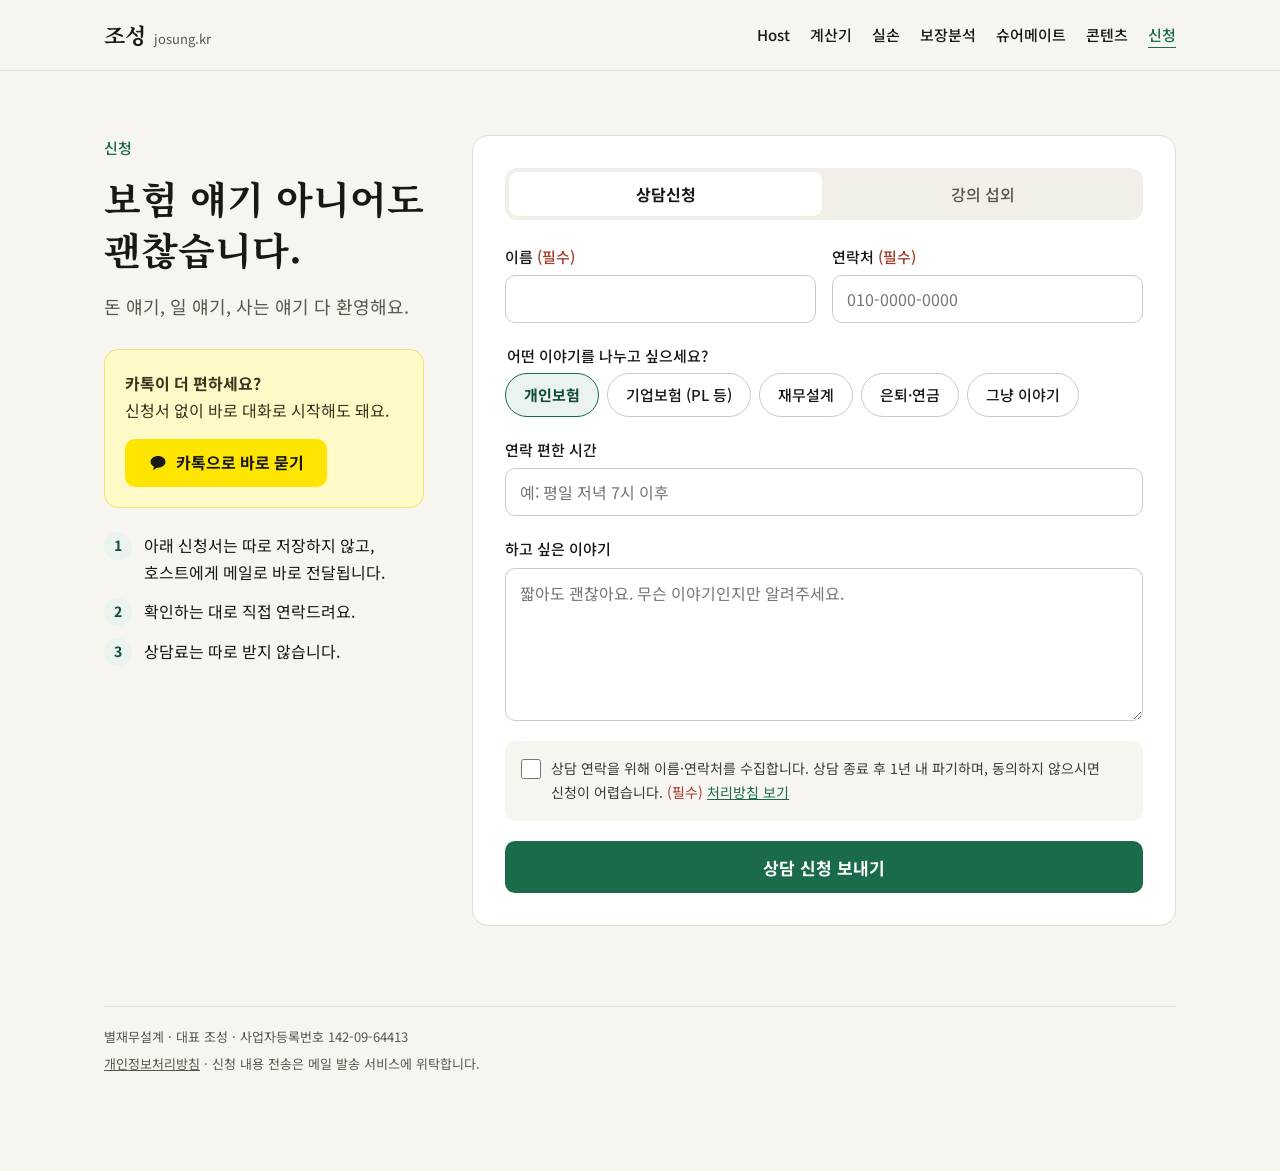
<file: apply/index.html>
<!doctype html>
<html lang="ko">
<head>
<meta charset="utf-8">
<meta name="viewport" content="width=device-width, initial-scale=1">
<title>상담 신청 · 섭외 문의 · josung.kr</title>
<meta name="description" content="보험 얘기 아니어도 괜찮습니다. 돈 얘기, 일 얘기, 사는 얘기 다 환영해요.">
<meta property="og:title" content="상담 신청 · 섭외 문의 · josung.kr">
<meta property="og:description" content="보험 얘기 아니어도 괜찮습니다. 돈 얘기, 일 얘기, 사는 얘기 다 환영해요.">
<meta property="og:url" content="https://josung.kr/apply/">
<meta property="og:type" content="website">
<meta property="og:image" content="https://josung.kr/assets/og.jpg">
<meta property="og:image:width" content="1017">
<meta property="og:image:height" content="1017">
<link rel="preconnect" href="https://fonts.googleapis.com">
<link rel="preconnect" href="https://fonts.gstatic.com" crossorigin>
<link href="https://fonts.googleapis.com/css2?family=Noto+Serif+KR:wght@600;700&family=Noto+Sans+KR:wght@400;500;700&display=swap" rel="stylesheet">
<link rel="stylesheet" href="/assets/site.css?v=20261119">
</head>
<body>

<header class="site-header">
<div class="wrap">
<a class="brand" href="/"><b>조성</b><span>josung.kr</span></a>
<nav class="nav" aria-label="주 메뉴">
<a href="/host/">Host</a>
<a href="/#tools">계산기</a>
<a href="/silson/">실손</a>
<a href="/coverage/">보장분석</a>
<a href="/#suremate">슈어메이트</a>
<a href="/#contents">콘텐츠</a>
<a href="/apply/" aria-current="page">신청</a>
</nav>
</div>
</header>

<main class="wrap apply">
<div class="apply-intro">
<p class="eyebrow">신청</p>
<h1>보험 얘기 아니어도<br>괜찮습니다.</h1>
<p class="muted" style="margin:0;font-size:18px">돈 얘기, 일 얘기, 사는 얘기 다 환영해요.</p>
<div class="kakao-box">
<p><b>카톡이 더 편하세요?</b><br>신청서 없이 바로 대화로 시작해도 돼요.</p>
<a class="btn btn-kakao" href="https://pf.kakao.com/_ewmWX/chat" target="_blank" rel="noopener"><svg width="20" height="20" viewBox="0 0 24 24" aria-hidden="true"><path fill="currentColor" d="M12 3.5c-5 0-9 3.1-9 7 0 2.5 1.7 4.7 4.2 5.9l-.9 3.4c-.1.3.3.6.6.4l4-2.6h1.1c5 0 9-3.1 9-7s-4-7.1-9-7.1z"/></svg>카톡으로 바로 묻기</a>
</div>
<div class="steps">
<div><b>1</b><span>아래 신청서는 따로 저장하지 않고, 호스트에게 메일로 바로 전달됩니다.</span></div>
<div><b>2</b><span>확인하는 대로 직접 연락드려요.</span></div>
<div><b>3</b><span>상담료는 따로 받지 않습니다.</span></div>
</div>
</div>

<div class="form-card">
<div id="form-area">
<div class="tabs" role="tablist" aria-label="신청 종류">
<button type="button" role="tab" id="tab-consult" aria-selected="true" aria-controls="apply-form">상담신청</button>
<button type="button" role="tab" id="tab-lecture" aria-selected="false" aria-controls="apply-form">강의 섭외</button>
</div>

<form id="apply-form" novalidate>
<input type="checkbox" name="botcheck" tabindex="-1" autocomplete="off" style="display:none">

<div class="field lecture-only" hidden>
<label for="f-org">기관·회사명 <span class="req">(필수)</span></label>
<input id="f-org" name="org" type="text" placeholder="예: OO산업단지 협의회">
<span class="err" id="e-org"></span>
</div>

<div class="row">
<div class="field">
<label for="f-name"><span id="name-label">이름</span> <span class="req">(필수)</span></label>
<input id="f-name" name="name" type="text" autocomplete="name">
<span class="err" id="e-name"></span>
</div>
<div class="field">
<label for="f-phone">연락처 <span class="req">(필수)</span></label>
<input id="f-phone" name="phone" type="tel" autocomplete="tel" inputmode="tel" placeholder="010-0000-0000">
<span class="err" id="e-phone"></span>
</div>
</div>

<div class="row lecture-only" hidden>
<div class="field">
<label for="f-email">이메일</label>
<input id="f-email" name="email" type="email" autocomplete="email">
</div>
<div class="field">
<label for="f-sched">희망 일정 · 대상 인원</label>
<input id="f-sched" name="schedule" type="text" placeholder="예: 12월 중순 · 30명">
</div>
</div>

<fieldset class="field consult-only">
<legend>어떤 이야기를 나누고 싶으세요?</legend>
<div class="chips">
<label><input type="radio" name="topic" value="개인보험" checked><span>개인보험</span></label>
<label><input type="radio" name="topic" value="기업보험(PL 등)"><span>기업보험 (PL 등)</span></label>
<label><input type="radio" name="topic" value="재무설계"><span>재무설계</span></label>
<label><input type="radio" name="topic" value="은퇴·연금"><span>은퇴·연금</span></label>
<label><input type="radio" name="topic" value="그냥 이야기"><span>그냥 이야기</span></label>
</div>
</fieldset>

<fieldset class="field lecture-only" hidden>
<legend>강의 분야</legend>
<div class="chips">
<label><input type="radio" name="field" value="재무설계·은퇴설계 강의" checked><span>재무설계·은퇴설계 강의</span></label>
<label><input type="radio" name="field" value="청년·신중년 재정교육"><span>청년·신중년 재정교육</span></label>
<label><input type="radio" name="field" value="설계사 교육"><span>설계사 교육</span></label>
<label><input type="radio" name="field" value="기타"><span>기타</span></label>
</div>
</fieldset>

<div class="field consult-only">
<label for="f-time">연락 편한 시간</label>
<input id="f-time" name="time" type="text" placeholder="예: 평일 저녁 7시 이후">
</div>

<div class="field">
<label for="f-msg" id="msg-label">하고 싶은 이야기</label>
<textarea id="f-msg" name="message" rows="5" placeholder="짧아도 괜찮아요. 무슨 이야기인지만 알려주세요."></textarea>
</div>

<div class="consent">
<label for="f-agree">
<input id="f-agree" name="agree" type="checkbox">
<span><span id="consent-text">상담 연락을 위해 이름·연락처를 수집합니다. 상담 종료 후 1년 내 파기하며, 동의하지 않으시면 신청이 어렵습니다.</span> <span class="req">(필수)</span> <a href="/privacy/" target="_blank" rel="noopener">처리방침 보기</a></span>
</label>
<span class="err" id="e-agree" style="display:block;padding-left:30px"></span>
</div>

<span class="err" id="e-send" role="alert"></span>
<button type="submit" class="btn btn-primary submit" id="submit-btn">상담 신청 보내기</button>
</form>
</div>

<div class="done" id="done" hidden>
<span class="check"><svg width="28" height="28" viewBox="0 0 24 24" fill="none" stroke="#124D35" stroke-width="2" stroke-linecap="round" stroke-linejoin="round" aria-hidden="true"><path d="M5 12l5 5L20 7"/></svg></span>
<h2 tabindex="-1" id="done-title">잘 받았습니다.</h2>
<p id="done-text">곧 직접 연락드릴게요. 그때 편하게 이야기 나눠요.</p>
<div class="btns">
<a class="btn btn-ghost" href="/">홈으로 돌아가기</a>
<button type="button" class="btn" id="again" style="background:transparent;color:var(--accent)">하나 더 신청하기</button>
</div>
</div>
</div>
</main>

<footer class="site-footer" style="padding-top:0">
<div class="wrap">
<div class="legal">
<span>별재무설계 · 대표 조성 · 사업자등록번호 142-09-64413</span>
<span><a href="/privacy/">개인정보처리방침</a> · 신청 내용 전송은 메일 발송 서비스에 위탁합니다.</span>
</div>
</div>
</footer>

<script>
(function () {
  // Web3Forms access key: 발급받은 키를 여기에 넣으면 메일로 바로 전송됩니다.
  var ACCESS_KEY = '9ae36a1b-7fcb-49e4-b308-b7d790eddc8b';

  var form = document.getElementById('apply-form');
  var tabC = document.getElementById('tab-consult');
  var tabL = document.getElementById('tab-lecture');
  var mode = 'consult';

  var TEXT = {
    consult: {
      name: '이름', msg: '하고 싶은 이야기',
      hint: '짧아도 괜찮아요. 무슨 이야기인지만 알려주세요.',
      consent: '상담 연락을 위해 이름·연락처를 수집합니다. 상담 종료 후 1년 내 파기하며, 동의하지 않으시면 신청이 어렵습니다.',
      submit: '상담 신청 보내기', done: '곧 직접 연락드릴게요. 그때 편하게 이야기 나눠요.'
    },
    lecture: {
      name: '담당자 이름', msg: '강의 내용 · 요청 사항',
      hint: '대상, 주제, 원하시는 방향을 편하게 적어주세요.',
      consent: '섭외 협의를 위해 담당자 이름·연락처·이메일을 수집합니다. 협의 종료 후 1년 내 파기하며, 동의하지 않으시면 문의가 어렵습니다.',
      submit: '섭외 문의 보내기', done: '내용 확인하고 담당자님께 직접 연락드릴게요.'
    }
  };

  function setMode(m) {
    mode = m;
    var lec = m === 'lecture';
    tabC.setAttribute('aria-selected', String(!lec));
    tabL.setAttribute('aria-selected', String(lec));
    document.querySelectorAll('.lecture-only').forEach(function (el) { el.hidden = !lec; });
    document.querySelectorAll('.consult-only').forEach(function (el) { el.hidden = lec; });
    var t = TEXT[m];
    document.getElementById('name-label').textContent = t.name;
    document.getElementById('msg-label').textContent = t.msg;
    document.getElementById('f-msg').placeholder = t.hint;
    document.getElementById('consent-text').textContent = t.consent;
    document.getElementById('submit-btn').textContent = t.submit;
    clearErrors();
  }
  tabC.addEventListener('click', function () { setMode('consult'); });
  tabL.addEventListener('click', function () { setMode('lecture'); });
  function fromHash() { if (location.hash === '#lecture') setMode('lecture'); else if (location.hash === '#consult') setMode('consult'); }
  fromHash();
  window.addEventListener('hashchange', fromHash);

  function err(id, msg) { document.getElementById(id).textContent = msg || ''; }
  function clearErrors() { ['e-org', 'e-name', 'e-phone', 'e-agree', 'e-send'].forEach(function (id) { err(id, ''); }); }
  ['f-org', 'f-name', 'f-phone'].forEach(function (id) {
    document.getElementById(id).addEventListener('input', function () { err('e-' + id.slice(2), ''); });
  });
  document.getElementById('f-agree').addEventListener('change', function () { err('e-agree', ''); });

  function val(name) { var el = form.elements[name]; return el ? String(el.value || '').trim() : ''; }

  form.addEventListener('submit', function (e) {
    e.preventDefault();
    clearErrors();
    var lec = mode === 'lecture';
    var first = null;
    if (lec && !val('org')) { err('e-org', '기관·회사명을 적어주세요.'); first = first || 'f-org'; }
    if (!val('name')) { err('e-name', '이름을 적어주세요.'); first = first || 'f-name'; }
    if (!val('phone')) { err('e-phone', '연락받을 번호를 적어주세요.'); first = first || 'f-phone'; }
    if (!form.elements.agree.checked) { err('e-agree', '동의해주셔야 신청할 수 있어요.'); first = first || 'f-agree'; }
    if (first) { document.getElementById(first).focus(); return; }
    if (form.elements.botcheck.checked) return;

    var kind = lec ? '섭외문의' : '상담신청';
    var data = lec ? {
      '종류': kind, '기관·회사명': val('org'), '담당자': val('name'), '연락처': val('phone'),
      '이메일': val('email'), '희망 일정·인원': val('schedule'), '강의 분야': val('field'), '요청 사항': val('message')
    } : {
      '종류': kind, '이름': val('name'), '연락처': val('phone'), '상담 주제': val('topic'),
      '연락 편한 시간': val('time'), '하고 싶은 이야기': val('message')
    };
    var subject = '[josung.kr ' + kind + '] ' + val('name') + (lec ? ' · ' + val('org') : '');


    var btn = document.getElementById('submit-btn');
    btn.disabled = true; btn.textContent = '보내는 중…';
    var payload = Object.assign({ access_key: ACCESS_KEY, subject: subject, from_name: 'josung.kr' }, data);
    fetch('https://api.web3forms.com/submit', {
      method: 'POST',
      headers: { 'Content-Type': 'application/json', 'Accept': 'application/json' },
      body: JSON.stringify(payload)
    }).then(function (r) { return r.json(); }).then(function (res) {
      if (res && res.success) { showDone(); }
      else { throw new Error('fail'); }
    }).catch(function () {
      err('e-send', '전송이 잘 안 됐어요. 잠시 후 다시 시도하거나 위의 카톡 버튼으로 바로 말 걸어주세요.');
    }).then(function () {
      btn.disabled = false; btn.textContent = TEXT[mode].submit;
    });
  });

  function showDone() {
    document.getElementById('done-text').textContent = TEXT[mode].done;
    document.getElementById('form-area').hidden = true;
    document.getElementById('done').hidden = false;
    document.getElementById('done-title').focus();
  }

  document.getElementById('again').addEventListener('click', function () {
    form.reset();
    setMode(mode);
    document.getElementById('done').hidden = true;
    document.getElementById('form-area').hidden = false;
  });
})();
</script>
<script data-goatcounter="https://josung.goatcounter.com/count" async src="https://gc.zgo.at/count.js"></script>
</body>
</html>
</file>
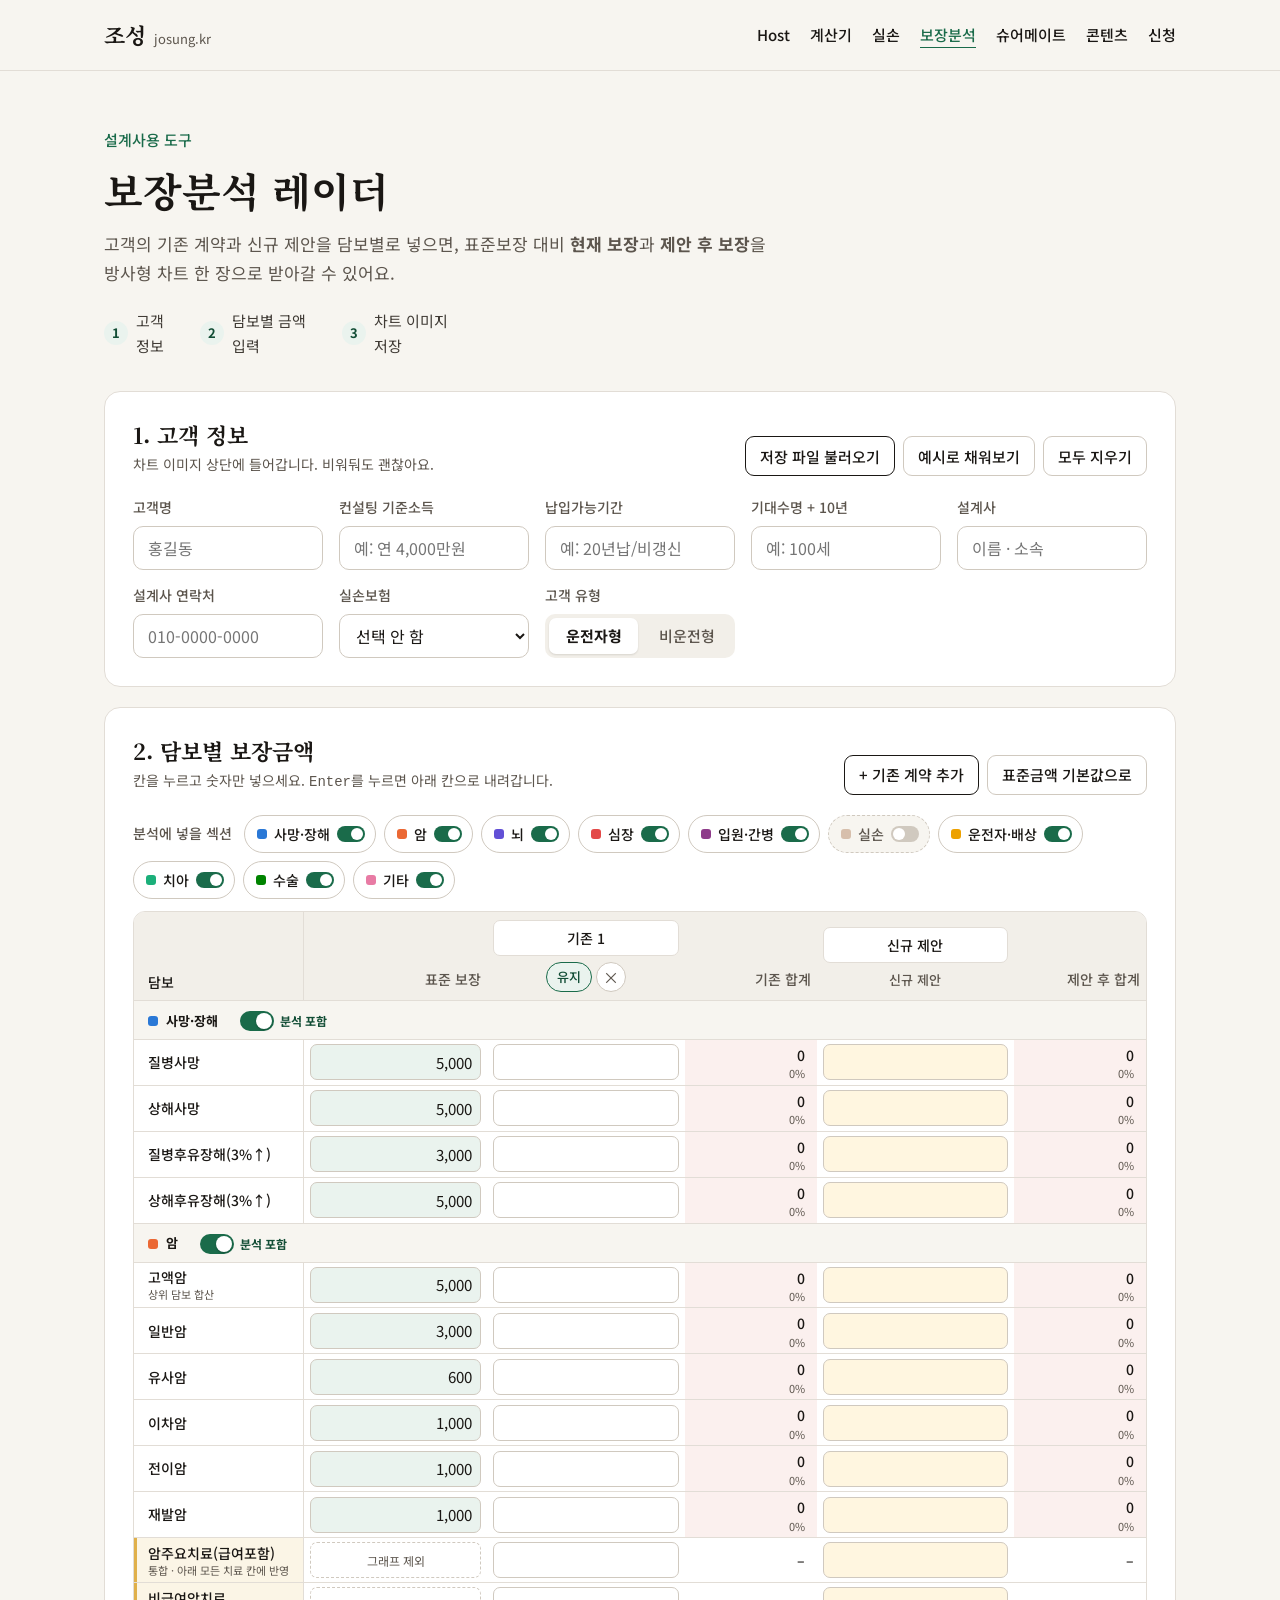
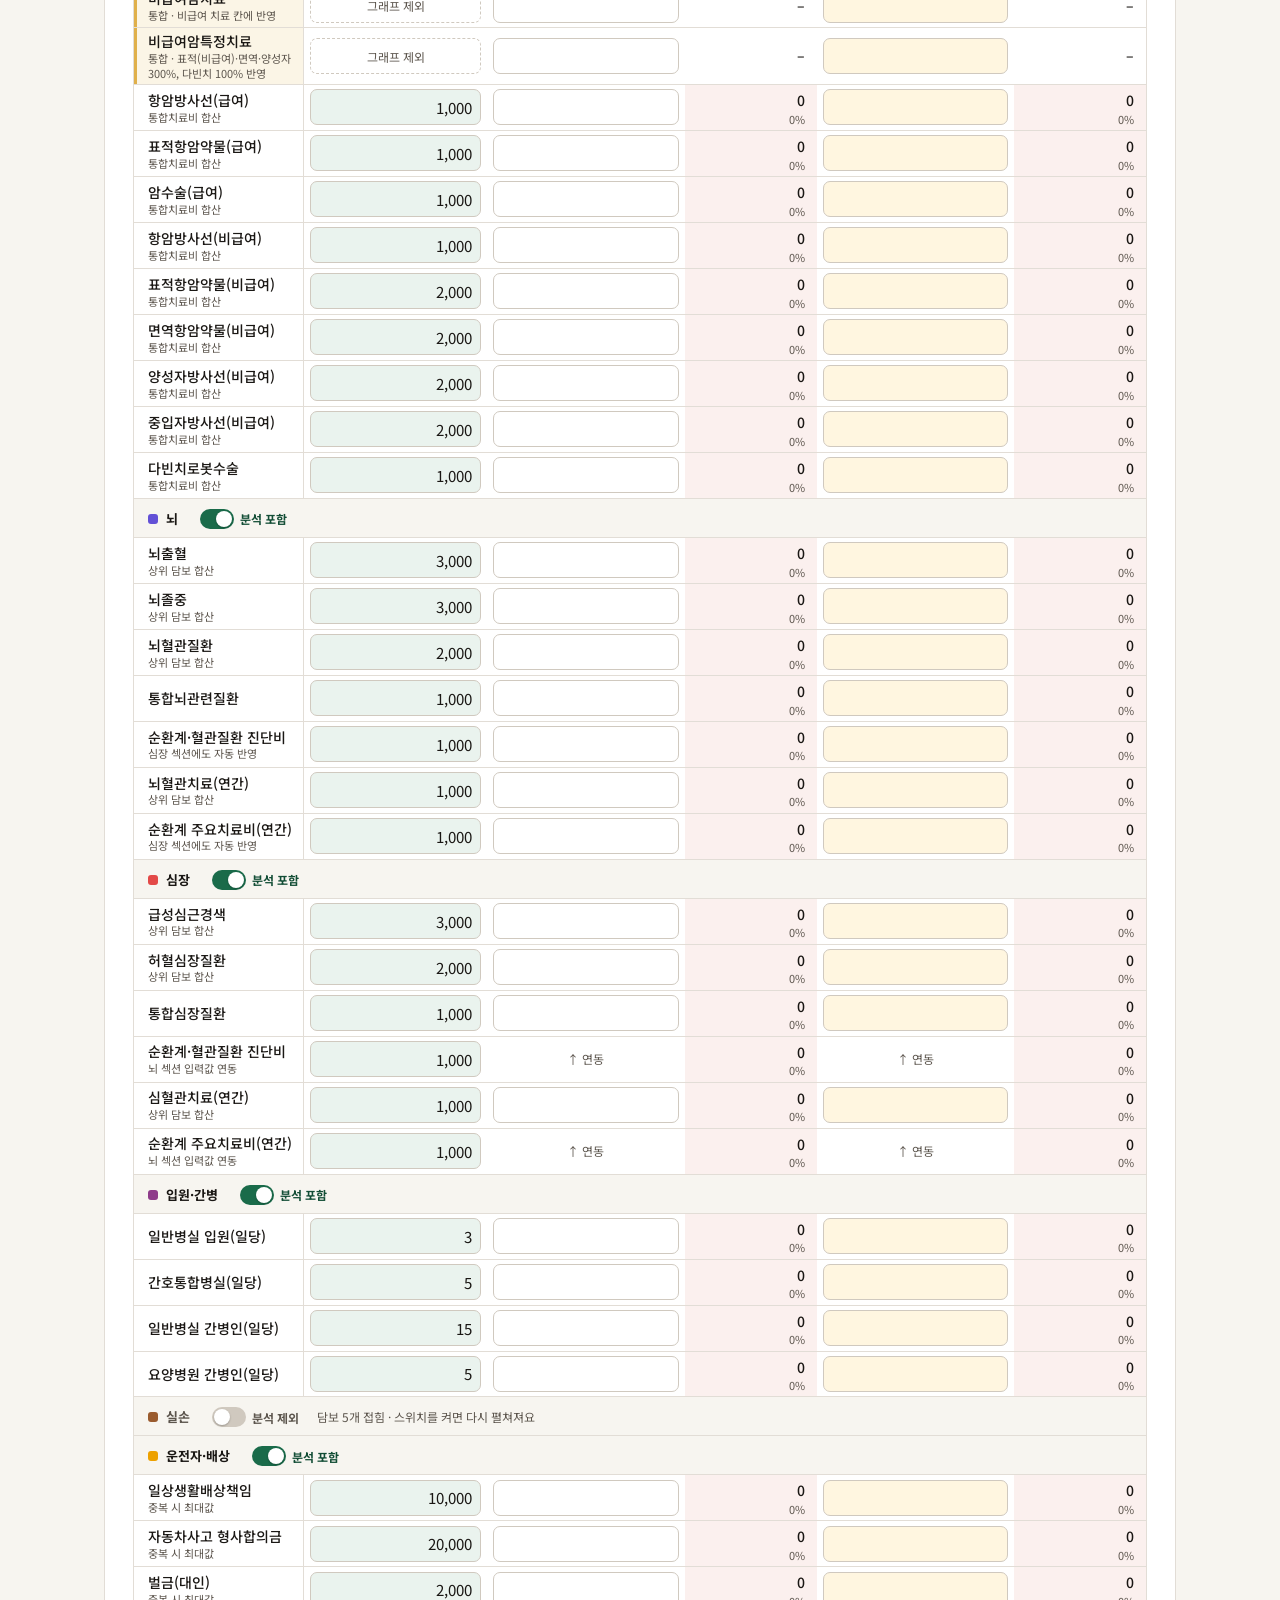
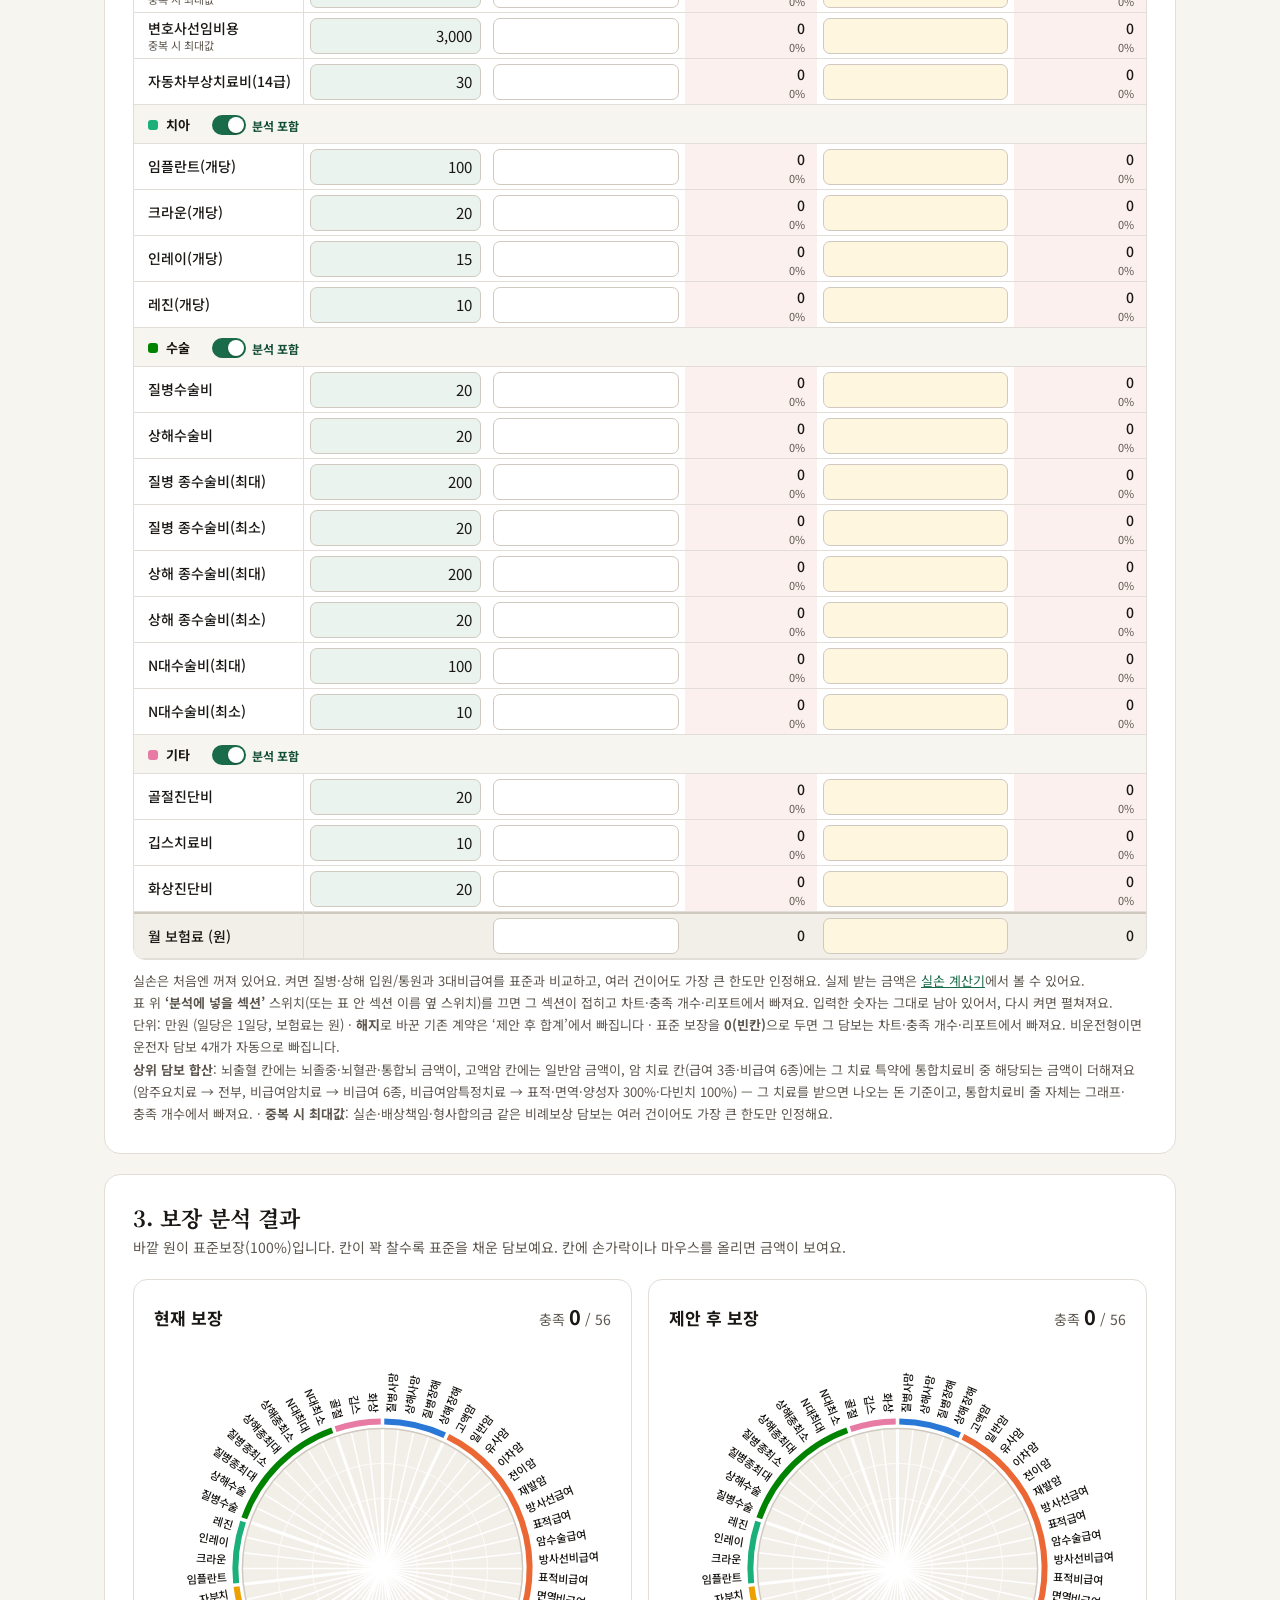
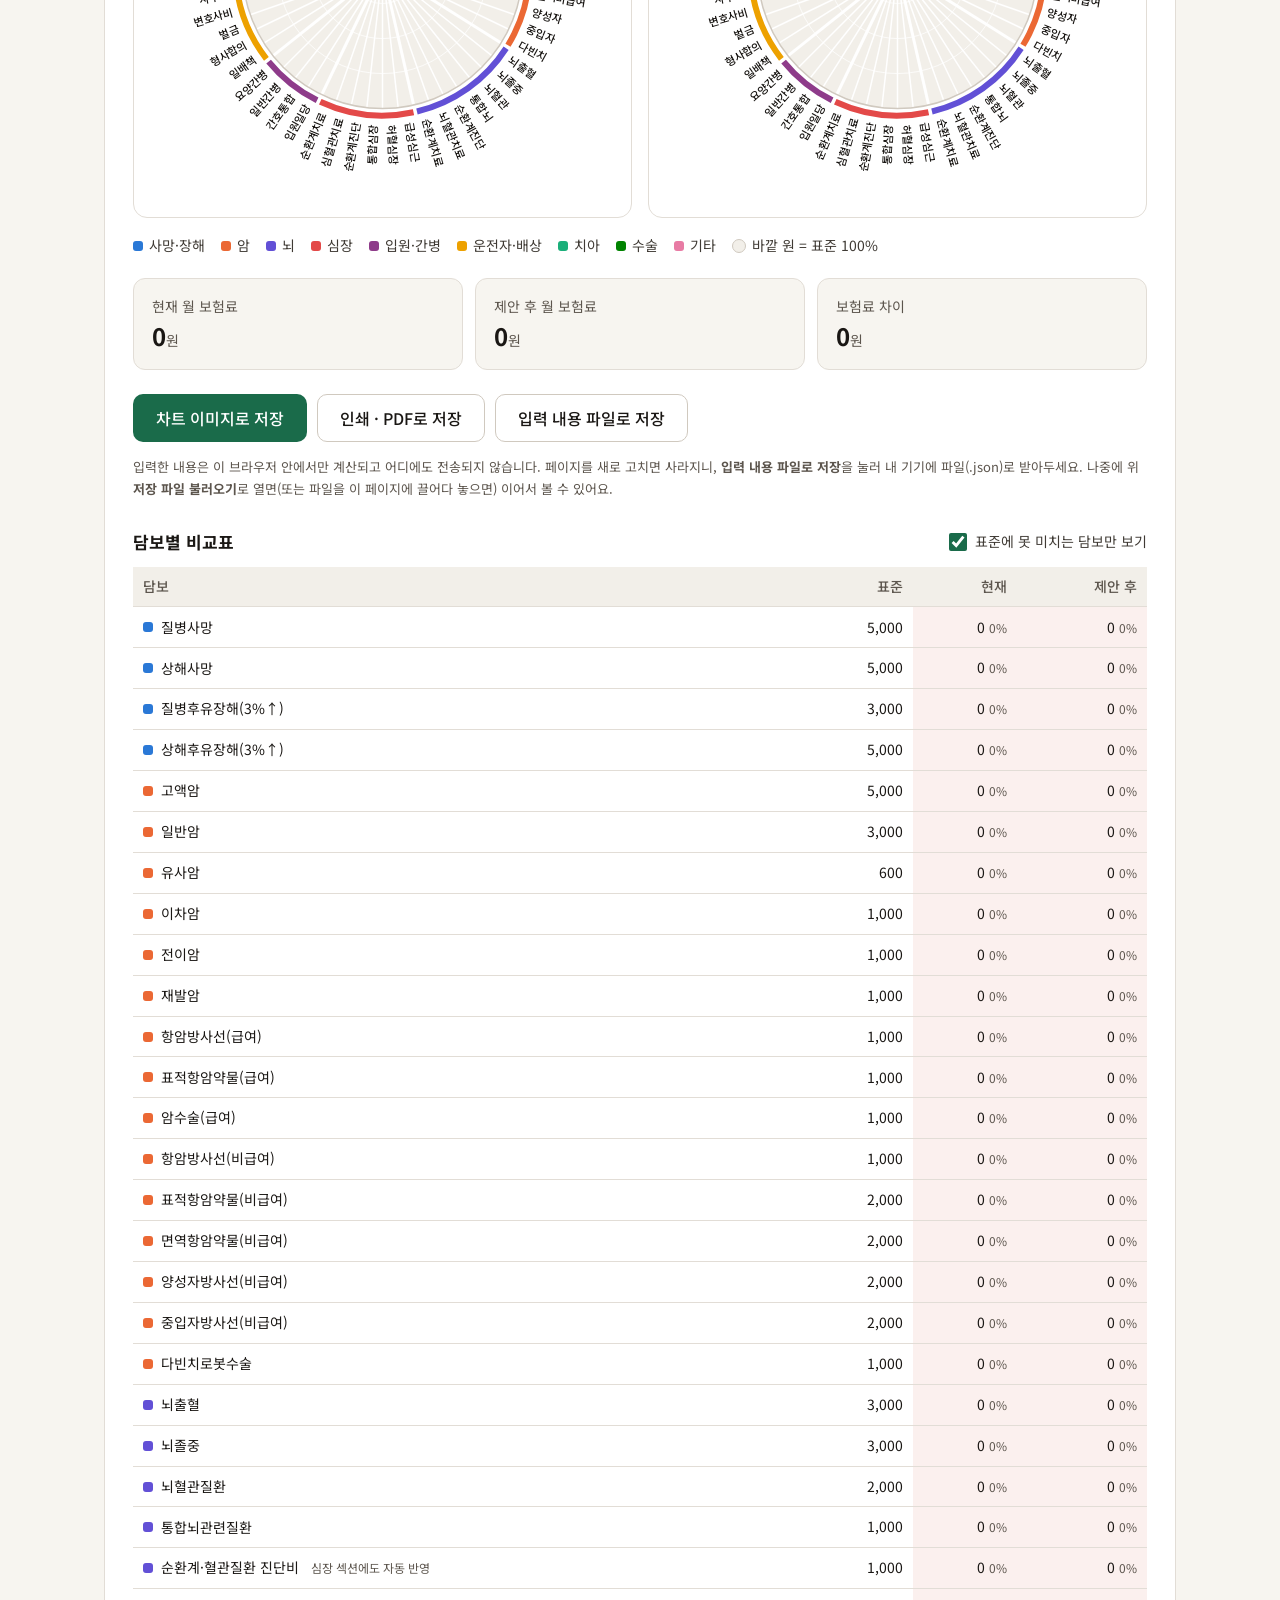
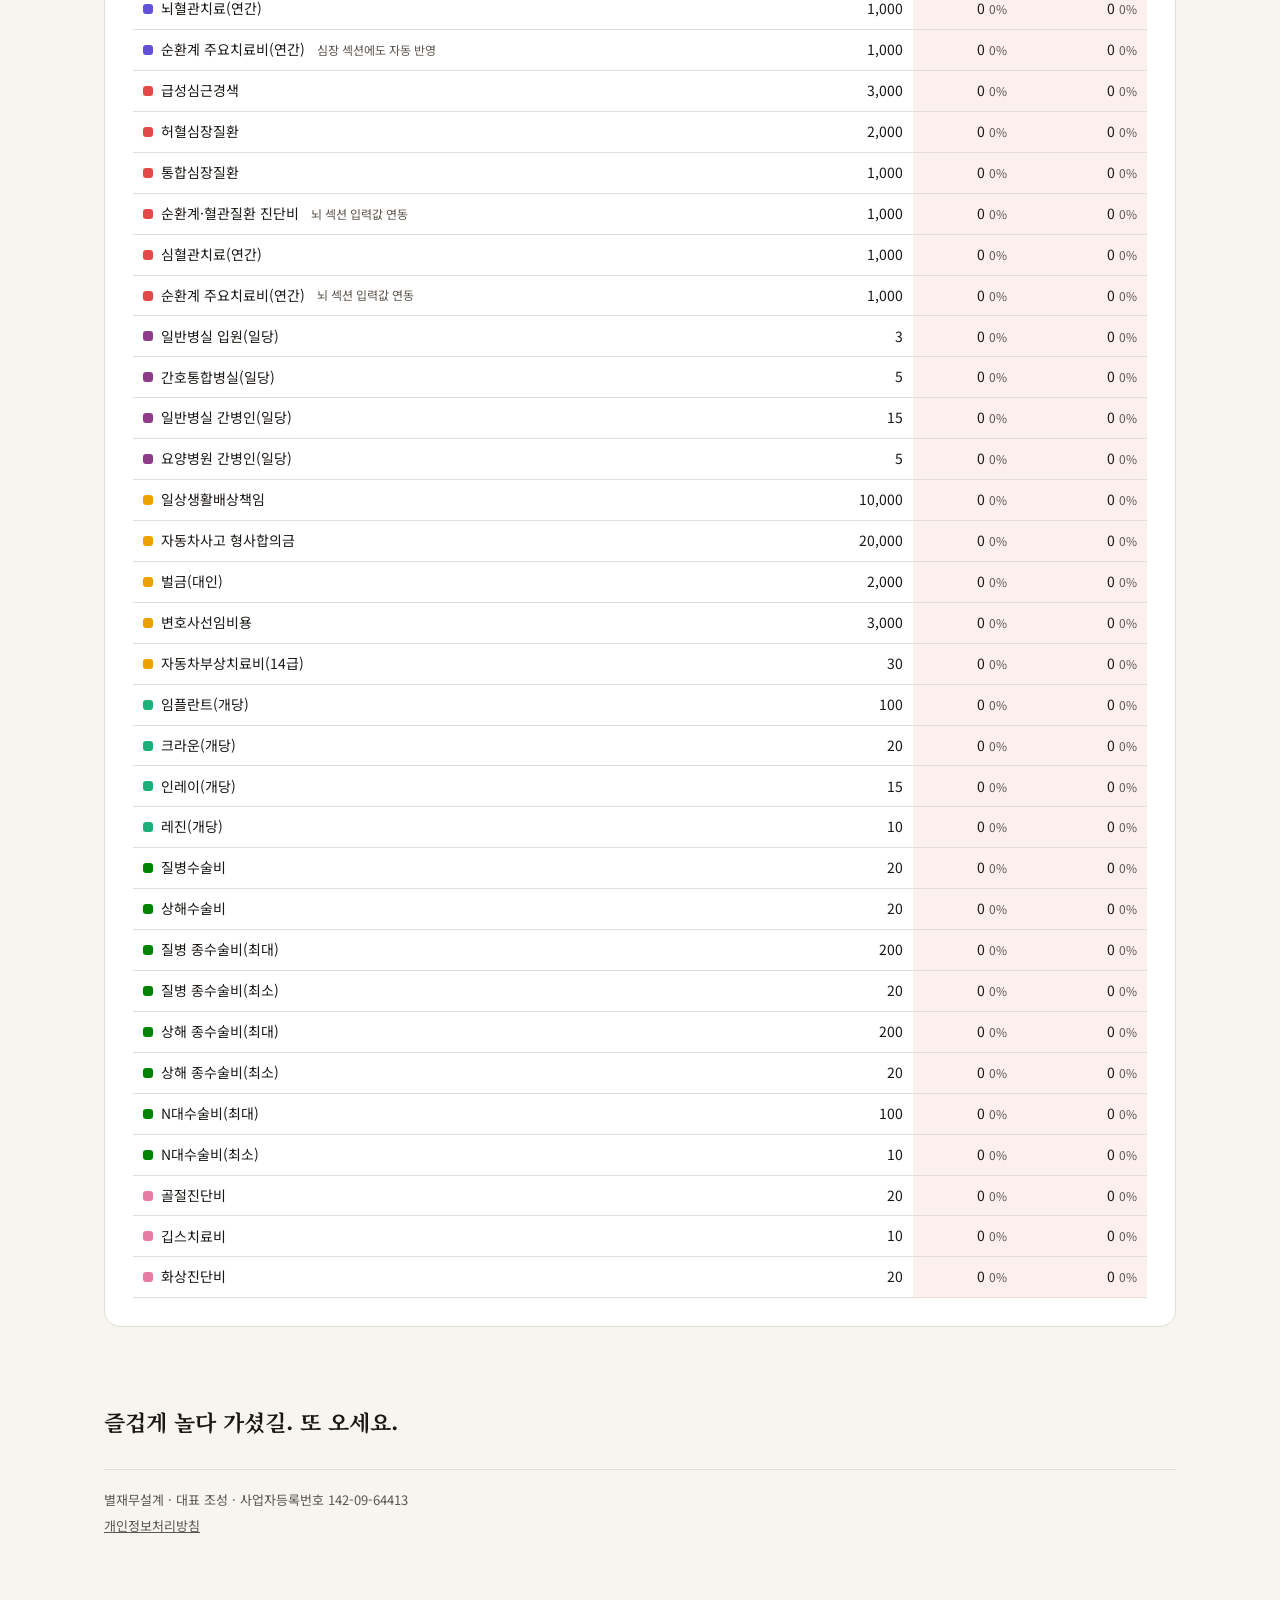
<file: coverage/index.html>
<!doctype html>
<html lang="ko">
<head>
<meta charset="utf-8">
<meta name="viewport" content="width=device-width, initial-scale=1">
<title>보장분석 레이더 · josung.kr</title>
<meta name="description" content="설계사용 보장분석 도구. 담보별 보장금액을 넣으면 표준 대비 현재·제안 후 방사형 차트를 한 장으로 받아갈 수 있어요.">
<meta property="og:title" content="보장분석 레이더 · josung.kr">
<meta property="og:description" content="담보별 금액만 넣으면, 현재 보장과 제안 후 보장을 방사형 차트 한 장으로.">
<meta property="og:url" content="https://josung.kr/coverage/">
<meta property="og:type" content="website">
<meta property="og:image" content="https://josung.kr/assets/og.jpg">
<link rel="preconnect" href="https://fonts.googleapis.com">
<link rel="preconnect" href="https://fonts.gstatic.com" crossorigin>
<link href="https://fonts.googleapis.com/css2?family=Noto+Serif+KR:wght@600;700&family=Noto+Sans+KR:wght@400;500;700&display=swap" rel="stylesheet">
<link rel="stylesheet" href="/assets/site.css?v=20261119">
<style>
:root{ --short-bg:#FBF0EE; }
.gt .linked{display:block;text-align:center;font-size:12px;color:var(--text2);cursor:help}
.gt .lab .note{display:block;font-size:11px;font-weight:400;color:var(--text2);line-height:1.3;cursor:help}
.cv-hero{padding:56px 0 32px}
.cv-hero h1{margin:12px 0 14px;font-family:var(--serif);font-size:40px;line-height:1.3}
.cv-hero .lead{margin:0;font-size:17px;color:var(--text2);max-width:40em}
.cv-steps{display:flex;flex-wrap:wrap;gap:8px 20px;margin:20px 0 0;padding:0;list-style:none;font-size:15px;color:var(--text-body)}
.cv-steps li{display:flex;gap:8px;align-items:center}
.cv-steps b{flex:0 0 24px;height:24px;border-radius:50%;background:var(--accent-light);color:var(--accent-dark);font-size:13px;display:flex;align-items:center;justify-content:center}

.panel{background:var(--surface);border:1px solid var(--border);border-radius:16px;padding:28px;margin-bottom:20px}
.panel-head{display:flex;flex-wrap:wrap;align-items:flex-end;justify-content:space-between;gap:12px 24px;margin-bottom:20px}
.panel-head h2{margin:0;font-family:var(--serif);font-size:22px;line-height:1.4}
.panel-head p{margin:2px 0 0;font-size:14px;color:var(--text2)}
.num{font-variant-numeric:tabular-nums}

/* basic info */
.info-grid{display:grid;grid-template-columns:repeat(auto-fit,minmax(180px,1fr));gap:14px 16px}
.info-grid .field label{font-size:14px;color:var(--text2);font-weight:500}
.info-grid input[type=text]{min-height:44px}
.sel-sm{width:100%;min-height:44px;padding:0 12px;border:1px solid var(--border2);border-radius:10px;background:#fff;color:var(--text);font:16px var(--sans)}
.silson-line{margin:14px 0 0;padding:12px 16px;border-radius:10px;background:var(--bg);border:1px solid var(--border);font-size:15px;color:var(--text-body)}
.seg{display:inline-grid;grid-auto-flow:column;gap:4px;padding:4px;background:var(--surface2);border-radius:10px}
.seg button{min-height:36px;padding:0 14px;border:0;border-radius:7px;background:transparent;color:var(--text2);font:500 15px var(--sans);cursor:pointer}
.seg button[aria-pressed="true"]{background:var(--surface);color:var(--text);font-weight:700;box-shadow:0 1px 2px rgba(26,23,20,.12)}

/* input grid */
.tools-row{display:flex;flex-wrap:wrap;gap:8px}
.btn-sm{min-height:40px;padding:0 14px;font-size:15px;border-radius:9px}
.grid-scroll{overflow-x:auto;border:1px solid var(--border);border-radius:12px;-webkit-overflow-scrolling:touch}
.gt{border-collapse:separate;border-spacing:0;width:100%;font-size:14px;min-width:640px}
.gt th,.gt td{padding:4px 6px;border-bottom:1px solid var(--border);text-align:right;white-space:nowrap;background:var(--surface)}
.gt thead th{position:sticky;top:0;background:var(--surface2);font-weight:500;color:var(--text2);vertical-align:bottom;padding:8px 6px;z-index:2}
.gt .lab{position:sticky;left:0;z-index:1;text-align:left;font-weight:500;color:var(--text);padding-left:14px;min-width:156px;max-width:200px;white-space:normal;line-height:1.35;border-right:1px solid var(--border)}
.gt thead .lab{z-index:3}
.gt tr.cat th{background:var(--bg);text-align:left;padding:8px 14px 6px;font-size:13px;font-weight:700;color:var(--text)}
.gt tr.cat th span{position:sticky;left:14px;display:inline-flex;align-items:center;gap:8px}
.sw{display:inline-flex;align-items:center;gap:6px;margin-left:10px;padding:2px 4px;border:0;background:none;cursor:pointer;font:500 12px var(--sans);color:var(--accent-dark)}
.sw i{position:relative;width:34px;height:20px;border-radius:999px;background:var(--accent);transition:background .15s}
.sw i::after{content:"";position:absolute;top:2px;left:16px;width:16px;height:16px;border-radius:50%;background:#fff;box-shadow:0 1px 2px rgba(0,0,0,.25);transition:left .15s}
.sw[aria-checked="false"]{color:var(--text2)}
.sw[aria-checked="false"] i{background:var(--border2)}
.sw[aria-checked="false"] i::after{left:2px}
.sw:focus-visible{outline:2px solid var(--accent);outline-offset:2px;border-radius:6px}
.gt tr.cat-off th{color:var(--text2)}
.gt tr.row-off th,.gt tr.row-off td{opacity:.45}
.gt tr.row-pool th.lab{background:#FBF5E6;box-shadow:inset 3px 0 0 #E0B04A}
.gt tr.row-pool .std input,.gt tr.row-pool .std input:disabled{background:transparent;border:1px dashed var(--border2);font-size:12px;color:var(--text2)}

.fold-note{margin-left:6px;font-size:12px;font-weight:400;color:var(--text2)}
.sec-bar{display:flex;flex-wrap:wrap;align-items:center;gap:8px;margin:0 0 12px}
.sec-lab{font-size:14px;font-weight:500;color:var(--text2);margin-right:4px}
.sec{display:inline-flex;align-items:center;gap:7px;min-height:38px;padding:0 10px 0 12px;border:1px solid var(--border2);border-radius:999px;background:#fff;font:500 14px var(--sans);color:var(--text);cursor:pointer}
.sec .mini-sw{position:relative;width:28px;height:16px;border-radius:999px;background:var(--accent)}
.sec .mini-sw::after{content:"";position:absolute;top:2px;left:14px;width:12px;height:12px;border-radius:50%;background:#fff;transition:left .15s}
.sec.is-off{color:var(--text2);background:var(--bg);border-style:dashed}
.sec.is-off .dot{opacity:.35}
.sec.is-off .mini-sw{background:var(--border2)}
.sec.is-off .mini-sw::after{left:2px}
.sec:focus-visible{outline:2px solid var(--accent);outline-offset:2px}
.dot{width:10px;height:10px;border-radius:3px;flex:0 0 auto;display:inline-block}
.gt input{width:100%;min-width:84px;min-height:36px;padding:0 8px;border:1px solid var(--border2);border-radius:7px;background:#fff;color:var(--text);font:15px var(--sans);font-variant-numeric:tabular-nums;text-align:right}
.gt input:hover{border-color:var(--border2)}
.gt input:focus{outline:2px solid var(--accent);outline-offset:0;border-color:var(--accent);background:#fff}
.gt input:disabled{background:transparent;color:var(--text2);text-align:center}
.gt input.txt{text-align:center;min-width:110px;font-size:14px}
.gt .std input{background:var(--accent-light)}
.gt .new input{background:#FFF6E0}
.gt td.sum{font-weight:500;color:var(--text);padding-right:12px;min-width:92px}
.gt td.sum.short{background:var(--short-bg)}
.gt td.sum .pct{display:block;font-size:11px;font-weight:400;color:var(--text2);line-height:1.2}
.gt thead .colname{display:flex;flex-direction:column;gap:6px;align-items:stretch;min-width:120px}
.gt thead .colname input{text-align:center;background:#fff;border-color:var(--border);font-weight:500;font-size:14px}
.gt thead .colctl{display:flex;gap:4px;justify-content:center}
.keep{min-height:30px;padding:0 10px;border-radius:999px;border:1px solid var(--accent);background:var(--accent-light);color:var(--accent-dark);font:500 13px var(--sans);cursor:pointer}
.keep[aria-pressed="false"]{border-color:var(--border2);background:#fff;color:var(--danger);text-decoration:line-through}
.del{min-height:30px;width:30px;border-radius:50%;border:1px solid var(--border2);background:#fff;color:var(--text2);font:16px var(--sans);cursor:pointer;line-height:1}
.del:hover{border-color:var(--danger);color:var(--danger)}
.gt col.ex-off{background:transparent}
.gt td.off input{opacity:.45}
.gt tbody.foot th.lab,.gt tbody.foot td{background:var(--surface2)}
.gt tbody.foot tr:first-child th,.gt tbody.foot tr:first-child td{border-top:2px solid var(--border2)}
.unit-note{margin:10px 0 0;font-size:13px;color:var(--text2)}

/* results */
.charts{display:grid;grid-template-columns:repeat(auto-fit,minmax(300px,1fr));gap:16px}
.chart-card{margin:0;padding:20px;border:1px solid var(--border);border-radius:14px;background:#fff;position:relative}
.chart-card figcaption{display:flex;align-items:baseline;justify-content:space-between;gap:12px;margin-bottom:6px}
.chart-card figcaption b{font-size:17px}
.chart-card .cnt{font-size:14px;color:var(--text2)}
.chart-card .cnt strong{font-size:20px;color:var(--text);font-weight:700}
.chart-card canvas{display:block;width:100%;aspect-ratio:1/1;touch-action:manipulation}
.tip{position:absolute;pointer-events:none;background:var(--text);color:var(--bg);font-size:13px;line-height:1.5;padding:8px 10px;border-radius:8px;white-space:nowrap;z-index:5;box-shadow:0 8px 20px -8px rgba(26,23,20,.5)}
.tip b{font-weight:700}
.legend{display:flex;flex-wrap:wrap;gap:6px 16px;margin:16px 0 0;padding:0;list-style:none;font-size:14px;color:var(--text-body)}
.legend li{display:flex;align-items:center;gap:6px}
.sw-std{width:14px;height:14px;border-radius:50%;background:var(--surface2);border:1.5px solid var(--border2)}
.sw-na{width:14px;height:14px;border-radius:3px;background:repeating-linear-gradient(45deg,#E2DDD6 0 2px,#fff 2px 5px);border:1px solid var(--border2)}
.tiles{display:grid;grid-template-columns:repeat(auto-fit,minmax(180px,1fr));gap:12px;margin-top:20px}
.tile{padding:16px 18px;border-radius:12px;background:var(--bg);border:1px solid var(--border)}
.tile span{display:block;font-size:14px;color:var(--text2)}
.tile b{display:block;font-size:24px;font-variant-numeric:tabular-nums;line-height:1.4}
.tile small{font-size:14px;color:var(--text2);font-weight:400}
.actions{display:flex;flex-wrap:wrap;gap:10px;margin-top:24px}
.rt-head{display:flex;flex-wrap:wrap;align-items:center;justify-content:space-between;gap:8px 16px;margin:28px 0 10px}
.rt-head h3{margin:0;font-size:17px}
.check{display:inline-flex;align-items:center;gap:8px;font-size:14px;color:var(--text-body);cursor:pointer}
.check input{width:18px;height:18px;accent-color:var(--accent);margin:0}
.rt{width:100%;border-collapse:collapse;font-size:14px;font-variant-numeric:tabular-nums}
.rt th,.rt td{padding:8px 10px;border-bottom:1px solid var(--border);text-align:right;white-space:nowrap}
.rt thead th{font-weight:500;color:var(--text2);background:var(--surface2)}
.rt th:first-child,.rt td:first-child{text-align:left}
.rt td.short{background:var(--short-bg)}
.rt .pct{color:var(--text2);font-size:12px;margin-left:4px}
.rt .cat-cell{display:inline-flex;align-items:center;gap:8px}
.empty-note{padding:18px;text-align:center;color:var(--text2);font-size:15px}
.privacy-note{margin:14px 0 0;font-size:13px;color:var(--text2)}
.save-msg{margin:8px 0 12px;font-size:13px;font-weight:600;color:var(--accent)}
.save-msg.err{color:#C8322A}
body.drop-on .cv{outline:3px dashed var(--accent);outline-offset:6px;border-radius:12px}
#print-img{display:none}

@media (max-width:640px){
  .cv-hero{padding:40px 0 24px}
  .cv-hero h1{font-size:30px}
  .panel{padding:20px 16px;border-radius:14px}
  .wrap.cv{padding:0 16px}
  .chart-card{padding:14px}
  .tile b{font-size:20px}
}
@media print{
  @page{size:A4;margin:10mm}
  body{background:#fff}
  body > *:not(#print-img){display:none !important}
  #print-img{display:block !important;width:100%;height:auto}
}
</style>
</head>
<body>

<header class="site-header">
<div class="wrap">
<a class="brand" href="/"><b>조성</b><span>josung.kr</span></a>
<nav class="nav" aria-label="주 메뉴">
<a href="/host/">Host</a>
<a href="/#tools">계산기</a>
<a href="/silson/">실손</a>
<a href="/coverage/" aria-current="page">보장분석</a>
<a href="/#suremate">슈어메이트</a>
<a href="/#contents">콘텐츠</a>
<a href="/apply/">신청</a>
</nav>
</div>
</header>

<main>
<section class="cv-hero">
<div class="wrap cv">
<p class="eyebrow">설계사용 도구</p>
<h1>보장분석 레이더</h1>
<p class="lead">고객의 기존 계약과 신규 제안을 담보별로 넣으면, 표준보장 대비 <b>현재 보장</b>과 <b>제안 후 보장</b>을 방사형 차트 한 장으로 받아갈 수 있어요.</p>
<ol class="cv-steps">
<li><b>1</b>고객 정보</li>
<li><b>2</b>담보별 금액 입력</li>
<li><b>3</b>차트 이미지 저장</li>
</ol>
</div>
</section>

<div class="wrap cv">

<section class="panel" aria-labelledby="h-info">
<div class="panel-head">
<div><h2 id="h-info">1. 고객 정보</h2><p>차트 이미지 상단에 들어갑니다. 비워둬도 괜찮아요.</p></div>
<div class="tools-row">
<button type="button" class="btn btn-line btn-sm" id="btn-open">저장 파일 불러오기</button>
<input type="file" id="file-open" accept=".json,application/json" hidden>
<button type="button" class="btn btn-ghost btn-sm" id="btn-sample">예시로 채워보기</button>
<button type="button" class="btn btn-ghost btn-sm" id="btn-reset">모두 지우기</button>
</div>
</div>
<div class="info-grid">
<div class="field"><label for="i-client">고객명</label><input type="text" id="i-client" data-info="client" placeholder="홍길동" autocomplete="off"></div>
<div class="field"><label for="i-income">컨설팅 기준소득</label><input type="text" id="i-income" data-info="income" placeholder="예: 연 4,000만원" autocomplete="off"></div>
<div class="field"><label for="i-period">납입가능기간</label><input type="text" id="i-period" data-info="period" placeholder="예: 20년납/비갱신" autocomplete="off"></div>
<div class="field"><label for="i-life">기대수명 + 10년</label><input type="text" id="i-life" data-info="life" placeholder="예: 100세" autocomplete="off"></div>
<div class="field"><label for="i-planner">설계사</label><input type="text" id="i-planner" data-info="planner" placeholder="이름 · 소속" autocomplete="off"></div>
<div class="field"><label for="i-contact">설계사 연락처</label><input type="text" id="i-contact" data-info="contact" placeholder="010-0000-0000" inputmode="tel" autocomplete="off"></div>
<div class="field"><label for="i-silson">실손보험</label><select id="i-silson" data-info="silson" class="sel-sm"><option value="">선택 안 함</option><option>미가입</option><option>1세대</option><option>2세대</option><option>3세대</option><option>4세대</option><option>5세대</option><option>세대 모름</option></select></div>
<div class="field"><label id="l-type">고객 유형</label>
<div class="seg" role="group" aria-labelledby="l-type">
<button type="button" data-driver="1" aria-pressed="true">운전자형</button>
<button type="button" data-driver="0" aria-pressed="false">비운전형</button>
</div></div>
</div>
</section>

<section class="panel" aria-labelledby="h-input">
<div class="panel-head">
<div><h2 id="h-input">2. 담보별 보장금액</h2><p>칸을 누르고 숫자만 넣으세요. <kbd>Enter</kbd>를 누르면 아래 칸으로 내려갑니다.</p></div>
<div class="tools-row">
<button type="button" class="btn btn-line btn-sm" id="btn-add">+ 기존 계약 추가</button>
<button type="button" class="btn btn-ghost btn-sm" id="btn-std">표준금액 기본값으로</button>
</div>
</div>
<div class="sec-bar" id="sec-bar" role="group" aria-label="분석에 넣을 섹션"></div>
<div class="grid-scroll"><table class="gt" id="gt"></table></div>
<p class="unit-note">실손은 처음엔 꺼져 있어요. 켜면 질병·상해 입원/통원과 3대비급여를 표준과 비교하고, 여러 건이어도 가장 큰 한도만 인정해요. 실제 받는 금액은 <a href="/silson/">실손 계산기</a>에서 볼 수 있어요.<br>표 위 <b>‘분석에 넣을 섹션’</b> 스위치(또는 표 안 섹션 이름 옆 스위치)를 끄면 그 섹션이 접히고 차트·충족 개수·리포트에서 빠져요. 입력한 숫자는 그대로 남아 있어서, 다시 켜면 펼쳐져요.<br>단위: 만원 (일당은 1일당, 보험료는 원) · <b>해지</b>로 바꾼 기존 계약은 ‘제안 후 합계’에서 빠집니다 · 표준 보장을 <b>0(빈칸)</b>으로 두면 그 담보는 차트·충족 개수·리포트에서 빠져요. 비운전형이면 운전자 담보 4개가 자동으로 빠집니다.<br>
<b>상위 담보 합산</b>: 뇌출혈 칸에는 뇌졸중·뇌혈관·통합뇌 금액이, 고액암 칸에는 일반암 금액이, 암 치료 칸(급여 3종·비급여 6종)에는 그 치료 특약에 통합치료비 중 해당되는 금액이 더해져요(암주요치료 → 전부, 비급여암치료 → 비급여 6종, 비급여암특정치료 → 표적·면역·양성자 300%·다빈치 100%) — 그 치료를 받으면 나오는 돈 기준이고, 통합치료비 줄 자체는 그래프·충족 개수에서 빠져요. · <b>중복 시 최대값</b>: 실손·배상책임·형사합의금 같은 비례보상 담보는 여러 건이어도 가장 큰 한도만 인정해요.</p>
</section>

<section class="panel" aria-labelledby="h-result">
<div class="panel-head">
<div><h2 id="h-result">3. 보장 분석 결과</h2><p>바깥 원이 표준보장(100%)입니다. 칸이 꽉 찰수록 표준을 채운 담보예요. 칸에 손가락이나 마우스를 올리면 금액이 보여요.</p></div>
</div>
<div class="charts">
<figure class="chart-card">
<figcaption><b>현재 보장</b><span class="cnt" id="cnt-now"></span></figcaption>
<canvas id="cv-now" role="img" aria-label="현재 보장 방사형 차트"></canvas>
</figure>
<figure class="chart-card">
<figcaption><b>제안 후 보장</b><span class="cnt" id="cnt-prop"></span></figcaption>
<canvas id="cv-prop" role="img" aria-label="제안 후 보장 방사형 차트"></canvas>
</figure>
</div>
<ul class="legend" id="legend"></ul>
<p class="silson-line" id="silson-line" hidden></p>
<div class="tiles">
<div class="tile"><span>현재 월 보험료</span><b id="t-now">0<small>원</small></b></div>
<div class="tile"><span>제안 후 월 보험료</span><b id="t-prop">0<small>원</small></b></div>
<div class="tile"><span>보험료 차이</span><b id="t-diff">0<small>원</small></b></div>
</div>
<div class="actions">
<button type="button" class="btn btn-primary" id="btn-png">차트 이미지로 저장</button>
<button type="button" class="btn btn-ghost" id="btn-print">인쇄 · PDF로 저장</button>
<button type="button" class="btn btn-ghost" id="btn-save">입력 내용 파일로 저장</button>
</div>
<p class="privacy-note">입력한 내용은 이 브라우저 안에서만 계산되고 어디에도 전송되지 않습니다. 페이지를 새로 고치면 사라지니, <b>입력 내용 파일로 저장</b>을 눌러 내 기기에 파일(.json)로 받아두세요. 나중에 위 <b>저장 파일 불러오기</b>로 열면(또는 파일을 이 페이지에 끌어다 놓으면) 이어서 볼 수 있어요.</p>
<p class="save-msg" id="save-msg" role="status" hidden></p>

<div class="rt-head">
<h3>담보별 비교표</h3>
<label class="check"><input type="checkbox" id="only-short" checked>표준에 못 미치는 담보만 보기</label>
</div>
<div class="table-scroll"><table class="rt" id="rt"></table></div>
</section>

</div>
</main>

<img id="print-img" alt="">

<footer class="site-footer">
<div class="wrap">
<p class="bye">즐겁게 놀다 가셨길. 또 오세요.</p>
<div class="legal">
<span>별재무설계 · 대표 조성 · 사업자등록번호 142-09-64413</span>
<span><a href="/privacy/">개인정보처리방침</a></span>
</div>
</div>
</footer>

<script>
(function () {
  /* ---------- 기준 데이터 ---------- */
  /* 섹션 색: 원 둘레에서 '바로 옆 섹션끼리' 색약인 사람도 구분되도록 검증한 배치.
     섹션을 더 늘릴 때는 예비 색(#0e7f8c 청록, #9a5b2e 갈색, #7c8a12 올리브, #1d3f8f 남색, #4fa3e0 하늘)
     중에서 골라, 원 둘레 순서대로 옆 색과 검증해서 넣을 것. 번호는 섹션 고유번호(표 순서와 무관). */
  var CATS = [
    { name: '사망·장해',   color: '#2a78d6' },  // 0
    { name: '치아',        color: '#1baf7a' },  // 1
    { name: '암',          color: '#eb6834' },  // 2
    { name: '뇌',          color: '#6250d6' },  // 3
    { name: '입원·간병',   color: '#8e3b8a' },  // 4
    { name: '운전자·배상', color: '#eda100' },  // 5
    { name: '수술',        color: '#008300' },  // 6
    { name: '기타',        color: '#e87ba4' },  // 7
    { name: '심장',        color: '#e34948' },  // 8
    { name: '실손',        color: '#9a5b2e' }   // 9 (입원·간병 다음, 처음엔 꺼진 상태)
  ];
  /* 담보 정의
     cat: 그룹, id, name: 표시명, short: 차트 라벨, std: 표준금액(만원)
     inc: 이 담보를 함께 보장하는 '상위 담보' id — 상위 담보 금액이 이 칸에도 더해짐
     max: 실손형(비례보상) — 여러 계약이어도 더하지 않고 가장 큰 한도만 인정
     drv: 운전자형 고객에게만 해당 */
  var ITEMS = [
    { cat: 0, id: 'dDeath', name: '질병사망', short: '질병사망', std: 5000 },
    { cat: 0, id: 'aDeath', name: '상해사망', short: '상해사망', std: 5000 },
    { cat: 0, id: 'dDis', name: '질병후유장해(3%↑)', short: '질병장해', std: 3000 },
    { cat: 0, id: 'aDis', name: '상해후유장해(3%↑)', short: '상해장해', std: 5000 },

    { cat: 2, id: 'cHigh', name: '고액암', short: '고액암', std: 5000, inc: ['cGen'] },
    { cat: 2, id: 'cGen', name: '일반암', short: '일반암', std: 3000 },
    { cat: 2, id: 'cSim', name: '유사암', short: '유사암', std: 600 },
    { cat: 2, id: 'cSec', name: '이차암', short: '이차암', std: 1000 },
    { cat: 2, id: 'cMet', name: '전이암', short: '전이암', std: 1000 },
    { cat: 2, id: 'cRec', name: '재발암', short: '재발암', std: 1000 },
    // 통합치료비류: 표에 가입한 대로 입력만 받고 그래프·충족 개수에서는 뺌 → 아래 치료 칸에 더해짐
    { cat: 2, id: 'tCi', name: '암주요치료(급여포함)', desc: '통합 · 아래 모든 치료 칸에 반영', short: '암주요치료', std: 0, pool: true },
    { cat: 2, id: 'tCn', name: '비급여암치료', desc: '통합 · 비급여 치료 칸에 반영', short: '비급여암치료', std: 0, pool: true },
    { cat: 2, id: 'tCt', name: '비급여암특정치료', desc: '통합 · 표적(비급여)·면역·양성자 300%, 다빈치 100% 반영', short: '비급여특정', std: 0, pool: true },
    // 치료방식별 칸: 그 치료 전용 특약 + 해당 통합치료비 = 그 치료를 받으면 나오는 돈
    // 급여 3종
    { cat: 2, id: 'tRadG', name: '항암방사선(급여)', short: '방사선급여', std: 1000, inc: ['tCi'] },
    { cat: 2, id: 'tTarG', name: '표적항암약물(급여)', short: '표적급여', std: 1000, inc: ['tCi'] },
    { cat: 2, id: 'tSurG', name: '암수술(급여)', short: '암수술급여', std: 1000, inc: ['tCi'] },
    // 비급여 6종 (비급여암특정치료: 표적·면역·양성자 ×3, 다빈치 ×1)
    { cat: 2, id: 'tRadN', name: '항암방사선(비급여)', short: '방사선비급여', std: 1000, inc: ['tCi', 'tCn'] },
    { cat: 2, id: 'tTarN', name: '표적항암약물(비급여)', short: '표적비급여', std: 2000, inc: ['tCi', 'tCn', 'tCt*3'] },
    { cat: 2, id: 'tImmN', name: '면역항암약물(비급여)', short: '면역비급여', std: 2000, inc: ['tCi', 'tCn', 'tCt*3'] },
    { cat: 2, id: 'tProN', name: '양성자방사선(비급여)', short: '양성자', std: 2000, inc: ['tCi', 'tCn', 'tCt*3'] },
    { cat: 2, id: 'tCarN', name: '중입자방사선(비급여)', short: '중입자', std: 2000, inc: ['tCi', 'tCn'] },
    { cat: 2, id: 'tDav', name: '다빈치로봇수술', short: '다빈치', std: 1000, inc: ['tCi', 'tCn', 'tCt'] },

    { cat: 3, id: 'bHem', name: '뇌출혈', short: '뇌출혈', std: 3000, inc: ['bStr', 'bCvd', 'bAll', 'cvDx'] },
    { cat: 3, id: 'bStr', name: '뇌졸중', short: '뇌졸중', std: 3000, inc: ['bCvd', 'bAll', 'cvDx'] },
    { cat: 3, id: 'bCvd', name: '뇌혈관질환', short: '뇌혈관', std: 2000, inc: ['bAll', 'cvDx'] },
    { cat: 3, id: 'bAll', name: '통합뇌관련질환', short: '통합뇌', std: 1000 },
    // 순환계·혈관질환: 뇌·심장 모두 보장 → 여기서 한 번 입력하면 심장 섹션에 자동 연동
    { cat: 3, id: 'cvDx', name: '순환계·혈관질환 진단비', desc: '심장 섹션에도 자동 반영', short: '순환계진단', std: 1000 },
    { cat: 3, id: 'tB', name: '뇌혈관치료(연간)', short: '뇌혈관치료', std: 1000, inc: ['cvTx'] },
    { cat: 3, id: 'cvTx', name: '순환계 주요치료비(연간)', desc: '심장 섹션에도 자동 반영', short: '순환계치료', std: 1000 },

    { cat: 8, id: 'hAmi', name: '급성심근경색', short: '급성심근', std: 3000, inc: ['hIhd', 'hAll', 'cvDx'] },
    { cat: 8, id: 'hIhd', name: '허혈심장질환', short: '허혈심장', std: 2000, inc: ['hAll', 'cvDx'] },
    { cat: 8, id: 'hAll', name: '통합심장질환', short: '통합심장', std: 1000 },
    { cat: 8, id: 'cvDxH', name: '순환계·혈관질환 진단비', desc: '뇌 섹션 입력값 연동', short: '순환계진단', std: 1000, src: 'cvDx' },
    { cat: 8, id: 'tH', name: '심혈관치료(연간)', short: '심혈관치료', std: 1000, inc: ['cvTx'] },
    { cat: 8, id: 'cvTxH', name: '순환계 주요치료비(연간)', desc: '뇌 섹션 입력값 연동', short: '순환계치료', std: 1000, src: 'cvTx' },

    { cat: 4, id: 'nDay', name: '일반병실 입원(일당)', short: '입원일당', std: 3 },
    { cat: 4, id: 'nIc', name: '간호통합병실(일당)', short: '간호통합', std: 5 },
    { cat: 4, id: 'nCg', name: '일반병실 간병인(일당)', short: '일반간병', std: 15 },
    { cat: 4, id: 'nCgL', name: '요양병원 간병인(일당)', short: '요양간병', std: 5 },

    { cat: 9, id: 'mDi', name: '질병입원', short: '질병입원', std: 5000, max: true },
    { cat: 9, id: 'mDo', name: '질병통원(회당)', short: '질병통원', std: 30, max: true },
    { cat: 9, id: 'mAi', name: '상해입원', short: '상해입원', std: 5000, max: true },
    { cat: 9, id: 'mAo', name: '상해통원(회당)', short: '상해통원', std: 30, max: true },
    { cat: 9, id: 'm3', name: '3대비급여(연간)', short: '3대비급여', std: 350, max: true },

    { cat: 5, id: 'vLia', name: '일상생활배상책임', short: '일배책', std: 10000, max: true },
    { cat: 5, id: 'vSet', name: '자동차사고 형사합의금', short: '형사합의', std: 20000, max: true, drv: true },
    { cat: 5, id: 'vFine', name: '벌금(대인)', short: '벌금', std: 2000, max: true, drv: true },
    { cat: 5, id: 'vLaw', name: '변호사선임비용', short: '변호사비', std: 3000, max: true, drv: true },
    { cat: 5, id: 'vInj', name: '자동차부상치료비(14급)', short: '자부치', std: 30, drv: true },

    { cat: 1, id: 'dImp', name: '임플란트(개당)', short: '임플란트', std: 100 },
    { cat: 1, id: 'dCr', name: '크라운(개당)', short: '크라운', std: 20 },
    { cat: 1, id: 'dIn', name: '인레이(개당)', short: '인레이', std: 15 },
    { cat: 1, id: 'dRes', name: '레진(개당)', short: '레진', std: 10 },

    { cat: 6, id: 'sD', name: '질병수술비', short: '질병수술', std: 20 },
    { cat: 6, id: 'sA', name: '상해수술비', short: '상해수술', std: 20 },
    { cat: 6, id: 'sDmax', name: '질병 종수술비(최대)', short: '질병종최대', std: 200 },
    { cat: 6, id: 'sDmin', name: '질병 종수술비(최소)', short: '질병종최소', std: 20 },
    { cat: 6, id: 'sAmax', name: '상해 종수술비(최대)', short: '상해종최대', std: 200 },
    { cat: 6, id: 'sAmin', name: '상해 종수술비(최소)', short: '상해종최소', std: 20 },
    { cat: 6, id: 'sNmax', name: 'N대수술비(최대)', short: 'N대최대', std: 100 },
    { cat: 6, id: 'sNmin', name: 'N대수술비(최소)', short: 'N대최소', std: 10 },

    { cat: 7, id: 'oFx', name: '골절진단비', short: '골절', std: 20 },
    { cat: 7, id: 'oCast', name: '깁스치료비', short: '깁스', std: 10 },
    { cat: 7, id: 'oBurn', name: '화상진단비', short: '화상', std: 20 }
  ];
  var N = ITEMS.length;
  var IDX = {};
  ITEMS.forEach(function (it, r) { IDX[it.id] = r; });
  ITEMS.forEach(function (it) {
    // inc 항목은 'id' 또는 'id*배수' (예: 'tCt*3' = 그 담보 가입금액의 300%를 더함)
    it.incIdx = (it.inc || []).map(function (x) { return IDX[x.split('*')[0]]; });
    it.incMul = (it.inc || []).map(function (x) { return +(x.split('*')[1] || 1); });
    it.srcIdx = it.src ? IDX[it.src] : null;   // 다른 담보의 가입금액을 그대로 쓰는 연동 칸
    it.driverOnly = !!it.drv;
  });
  function amtOf(map) { var a = zeros(); Object.keys(map).forEach(function (k) { a[IDX[k]] = map[k]; }); return a; }
  var MAX_EX = 5;

  function zeros() { var a = []; for (var i = 0; i < N; i++) a.push(0); return a; }
  function defaultStd() { return ITEMS.map(function (it) { return it.std; }); }
  function blankState() {
    return {
      info: { client: '', income: '', period: '', life: '', planner: '', contact: '', silson: '', driver: true },
      std: defaultStd(),
      ex: [{ name: '기존 1', keep: true, amt: zeros(), prem: 0 }],
      nw: { name: '신규 제안', amt: zeros(), prem: 0 },
      off: { 9: true }   // 분석에서 뺀 섹션 (카테고리 번호: true) — 실손은 처음엔 꺼둠
    };
  }
  var S = blankState();

  /* ---------- 계산 ---------- */
  // 표준이 0이면 차트·충족 개수·표·리포트에서 모두 빠짐 → 섹션을 끄면 그 섹션 표준을 0으로 취급
  function stdEff(r) { var it = ITEMS[r]; return (it.pool || S.off[it.cat] || (it.driverOnly && !S.info.driver)) ? 0 : S.std[r]; }
  // 표에 나오는 순서대로의 섹션 목록
  var CAT_ORDER = ITEMS.reduce(function (a, it) { if (a.indexOf(it.cat) < 0) a.push(it.cat); return a; }, []);
  // 계약 묶음에서 한 담보의 '자기 금액' — 실손형은 최대값, 나머지는 합계
  function baseOf(set, r) {
    var vals = set.map(function (c) { return c.amt[r] || 0; });
    if (!vals.length) return 0;
    return ITEMS[r].max ? Math.max.apply(null, vals) : vals.reduce(function (s, v) { return s + v; }, 0);
  }
  // 가입금액 → 지급액: 연동 칸은 원래 담보의 가입금액을 쓰고, mult(배수)가 있으면 곱함 (예: 표적·면역·양성자 ×3)
  function rawOf(set, r) {
    var it = ITEMS[r];
    return baseOf(set, it.srcIdx != null ? it.srcIdx : r) * (it.mult || 1);
  }
  // 실제 받는 금액 — 상위 담보(포함 관계) 금액까지 더함
  function effOf(set, r) {
    var it = ITEMS[r];
    return it.incIdx.reduce(function (s, w, k) { return s + rawOf(set, w) * it.incMul[k]; }, rawOf(set, r));
  }
  function setNow() { return S.ex; }
  function setProp() { return S.ex.filter(function (e) { return e.keep; }).concat([S.nw]); }
  function exSum(r) { return effOf(setNow(), r); }
  function propSum(r) { return effOf(setProp(), r); }
  function premNow() { return S.ex.reduce(function (s, e) { return s + (e.prem || 0); }, 0); }
  function premProp() { return S.ex.reduce(function (s, e) { return s + (e.keep ? (e.prem || 0) : 0); }, S.nw.prem || 0); }
  function series(fn) {
    return ITEMS.map(function (it, r) {
      var sd = stdEff(r), v = fn(r);
      return { r: r, cat: it.cat, std: sd, val: v, ratio: sd > 0 ? v / sd : null };
    });
  }
  function count(ser) {
    var ok = 0, tot = 0;
    ser.forEach(function (d) { if (d.std > 0) { tot++; if (d.val >= d.std) ok++; } });
    return { ok: ok, tot: tot };
  }

  /* ---------- 숫자 ---------- */
  function parse(s) { var n = parseFloat(String(s).replace(/[^0-9.\-]/g, '')); return isFinite(n) ? n : 0; }
  function fmt(n) { return (Math.round(n * 100) / 100).toLocaleString('ko-KR', { maximumFractionDigits: 2 }); }
  function fmtIn(n) { return n ? fmt(n) : ''; }
  function esc(s) { return String(s).replace(/[&<>"]/g, function (c) { return { '&': '&amp;', '<': '&lt;', '>': '&gt;', '"': '&quot;' }[c]; }); }

  /* ---------- 입력 표 ---------- */
  var gt = document.getElementById('gt');
  function swHtml(c) {
    var on = !S.off[c];
    return '<button type="button" class="sw" role="switch" aria-checked="' + on + '" data-cat="' + c + '" aria-label="' + CATS[c].name + ' 분석에 포함"><i aria-hidden="true"></i><b>' + (on ? '분석 포함' : '분석 제외') + '</b></button>';
  }
  function buildSecBar() {
    document.getElementById('sec-bar').innerHTML = '<span class="sec-lab">분석에 넣을 섹션</span>' + CAT_ORDER.map(function (c) {
      var on = !S.off[c];
      return '<button type="button" class="sec' + (on ? '' : ' is-off') + '" role="switch" aria-checked="' + on + '" data-cat="' + c + '"><i class="dot" style="background:' + CATS[c].color + '"></i>' + CATS[c].name + '<span class="mini-sw" aria-hidden="true"></span></button>';
    }).join('');
  }
  function toggleCat(c) { if (S.off[c]) delete S.off[c]; else S.off[c] = true; buildGrid(); }
  function buildGrid() {
    buildSecBar();
    var h = '<thead><tr><th class="lab" scope="col">담보</th><th scope="col"><div class="colname"><span>표준 보장</span></div></th>';
    S.ex.forEach(function (e, c) {
      h += '<th scope="col"><div class="colname"><input type="text" value="' + esc(e.name) + '" data-k="exname" data-c="' + c + '" aria-label="기존 계약 ' + (c + 1) + ' 이름" placeholder="보험사/상품명">' +
        '<div class="colctl"><button type="button" class="keep" data-c="' + c + '" aria-pressed="' + e.keep + '" title="제안 후에도 유지할지">' + (e.keep ? '유지' : '해지') + '</button>' +
        '<button type="button" class="del" data-c="' + c + '" aria-label="기존 계약 ' + (c + 1) + ' 삭제" title="이 계약 삭제">×</button></div></div></th>';
    });
    h += '<th scope="col"><div class="colname"><span>기존 합계</span></div></th>';
    h += '<th scope="col"><div class="colname"><input type="text" value="' + esc(S.nw.name) + '" data-k="nwname" aria-label="신규 제안 이름" placeholder="신규 제안 상품명"><div class="colctl"><span style="font-size:13px;color:var(--text2)">신규 제안</span></div></div></th>';
    h += '<th scope="col"><div class="colname"><span>제안 후 합계</span></div></th></tr></thead><tbody>';
    var cols = 5 + S.ex.length;
    var lastCat = -1;
    ITEMS.forEach(function (it, r) {
      if (it.cat !== lastCat) {
        lastCat = it.cat;
        h += '<tr class="cat' + (S.off[it.cat] ? ' cat-off' : '') + '"><th colspan="' + cols + '"><span><i class="dot" style="background:' + CATS[it.cat].color + '"></i>' + CATS[it.cat].name + swHtml(it.cat) + (S.off[it.cat] ? '<small class="fold-note">담보 ' + ITEMS.filter(function (x) { return x.cat === it.cat; }).length + '개 접힘 · 스위치를 켜면 다시 펼쳐져요</small>' : '') + '</span></th></tr>';
      }
      var note = [it.desc, it.incIdx.length ? (it.incIdx.every(function (w) { return ITEMS[w].pool; }) ? '통합치료비 합산' : '상위 담보 합산') : (it.max ? '중복 시 최대값' : '')].filter(Boolean).join(' · ');
      var noteTitle = it.incIdx.length ? '이 담보를 함께 보장하는 담보(' + it.incIdx.map(function (w, k) { return ITEMS[w].name + (it.incMul[k] !== 1 ? ' ' + it.incMul[k] * 100 + '%' : ''); }).join(', ') + ') 금액까지 더해 합계에 반영해요.'
        : '실손형(비례보상) 담보라 여러 계약이 있어도 더하지 않고 가장 큰 한도만 인정해요.';
      var rc = [S.off[it.cat] ? 'row-off' : '', it.pool ? 'row-pool' : ''].filter(Boolean).join(' ');
      h += '<tr' + (rc ? ' class="' + rc + '"' : '') + (S.off[it.cat] ? ' hidden' : '') + '><th class="lab" scope="row">' + it.name + (note ? '<small class="note" title="' + noteTitle + '">' + note + '</small>' : '') + '</th>';
      h += '<td class="std"><input type="text" inputmode="decimal" data-k="std" data-r="' + r + '" placeholder="0 = 제외" aria-label="' + it.name + ' 표준"></td>';
      var linked = '<span class="linked" title="' + ITEMS[it.srcIdx != null ? it.srcIdx : r].name + ' 칸에 넣은 가입금액을 그대로 씁니다">↑ 연동</span>';
      S.ex.forEach(function (e, c) {
        h += '<td class="' + (e.keep ? '' : 'off') + '" data-col="' + c + '">' + (it.src ? linked : '<input type="text" inputmode="decimal" data-k="ex" data-c="' + c + '" data-r="' + r + '" aria-label="' + it.name + ' ' + esc(e.name) + '">') + '</td>';
      });
      h += '<td class="sum num" id="xs-' + r + '"></td>';
      h += '<td class="new">' + (it.src ? linked : '<input type="text" inputmode="decimal" data-k="nw" data-r="' + r + '" aria-label="' + it.name + ' 신규 제안">') + '</td>';
      h += '<td class="sum num" id="ps-' + r + '"></td></tr>';
    });
    h += '</tbody><tbody class="foot">';
    h += '<tr><th class="lab" scope="row">월 보험료 (원)</th><td></td>';
    S.ex.forEach(function (e, c) { h += '<td class="' + (e.keep ? '' : 'off') + '"><input type="text" inputmode="numeric" data-k="exprem" data-c="' + c + '" aria-label="' + esc(e.name) + ' 월 보험료"></td>'; });
    h += '<td class="sum num" id="xs-prem"></td><td class="new"><input type="text" inputmode="numeric" data-k="nwprem" aria-label="신규 제안 월 보험료"></td><td class="sum num" id="ps-prem"></td></tr>';
    h += '</tbody>';
    gt.innerHTML = h;
    fillGrid();
    document.getElementById('btn-add').disabled = S.ex.length >= MAX_EX;
    document.getElementById('btn-add').style.opacity = S.ex.length >= MAX_EX ? .4 : 1;
  }
  function fillGrid() {
    gt.querySelectorAll('input').forEach(function (inp) {
      var k = inp.dataset.k, r = +inp.dataset.r, c = +inp.dataset.c;
      if (k === 'std') {
        var pool = ITEMS[r].pool, off = ITEMS[r].driverOnly && !S.info.driver;
        inp.disabled = off || pool;
        inp.value = pool ? '그래프 제외' : (off ? '해당없음' : fmtIn(S.std[r]));
      }
      else if (k === 'ex') inp.value = fmtIn(S.ex[c].amt[r]);
      else if (k === 'nw') inp.value = fmtIn(S.nw.amt[r]);
      else if (k === 'exprem') inp.value = fmtIn(S.ex[c].prem);
      else if (k === 'nwprem') inp.value = fmtIn(S.nw.prem);
    });
    updateComputed();
  }
  function cellSum(el, val, sd) {
    var short = sd > 0 && val < sd;
    el.className = 'sum num' + (short ? ' short' : '');
    el.innerHTML = (val ? fmt(val) : (sd > 0 ? '0' : '–')) + (sd > 0 ? '<span class="pct">' + Math.round(val / sd * 100) + '%</span>' : '');
  }
  function updateComputed() {
    for (var r = 0; r < N; r++) {
      var sd = stdEff(r);
      cellSum(document.getElementById('xs-' + r), exSum(r), sd);
      cellSum(document.getElementById('ps-' + r), propSum(r), sd);
    }
    document.getElementById('xs-prem').textContent = fmt(premNow());
    document.getElementById('ps-prem').textContent = fmt(premProp());
    scheduleDraw();
  }

  gt.addEventListener('input', function (e) {
    var inp = e.target, k = inp.dataset.k, r = +inp.dataset.r, c = +inp.dataset.c;
    if (!k) return;
    if (k === 'std') S.std[r] = parse(inp.value);
    else if (k === 'ex') S.ex[c].amt[r] = parse(inp.value);
    else if (k === 'nw') S.nw.amt[r] = parse(inp.value);
    else if (k === 'exname') { S.ex[c].name = inp.value; scheduleDraw(); return; }
    else if (k === 'nwname') { S.nw.name = inp.value; return; }
    else if (k === 'exprem') S.ex[c].prem = parse(inp.value);
    else if (k === 'nwprem') S.nw.prem = parse(inp.value);
    updateComputed();
  });
  gt.addEventListener('focusout', function (e) {
    var inp = e.target, k = inp.dataset && inp.dataset.k;
    if (k === 'std' || k === 'ex' || k === 'nw' || k === 'exprem' || k === 'nwprem') {
      if (!inp.disabled) inp.value = fmtIn(parse(inp.value));
    }
  });
  gt.addEventListener('focusin', function (e) {
    var inp = e.target;
    if (inp.tagName === 'INPUT' && !inp.classList.contains('txt')) setTimeout(function () { try { inp.select(); } catch (_) {} }, 0);
  });
  gt.addEventListener('keydown', function (e) {
    if (e.key !== 'Enter' || e.isComposing) return;
    var inp = e.target; if (inp.tagName !== 'INPUT') return;
    e.preventDefault();
    var td = inp.closest('td,th'); var tr = td.parentElement;
    var idx = Array.prototype.indexOf.call(tr.children, td);
    var rows = Array.prototype.slice.call(gt.querySelectorAll('tr'));
    var i = rows.indexOf(tr);
    for (var j = i + 1; j < rows.length; j++) {
      var cell = rows[j].children[idx];
      if (rows[j].children.length === tr.children.length && cell) {
        var nx = cell.querySelector('input:not(:disabled)');
        if (nx) { nx.focus(); return; }
      }
    }
    inp.blur();
  });
  document.getElementById('sec-bar').addEventListener('click', function (e) {
    var b = e.target.closest('button.sec'); if (b) toggleCat(+b.dataset.cat);
  });
  gt.addEventListener('click', function (e) {
    var b = e.target.closest('button'); if (!b) return;
    if (b.classList.contains('sw')) { toggleCat(+b.dataset.cat); return; }
    var c = +b.dataset.c;
    if (b.classList.contains('keep')) { S.ex[c].keep = !S.ex[c].keep; buildGrid(); }
    else if (b.classList.contains('del')) {
      var e2 = S.ex[c];
      var has = e2.amt.some(function (v) { return v; }) || e2.prem;
      if (has && !confirmDel(e2.name)) return;
      S.ex.splice(c, 1); buildGrid();
    }
  });
  function confirmDel(name) { return window.confirm('‘' + (name || '기존 계약') + '’ 입력값을 지울까요?'); }

  document.getElementById('btn-add').addEventListener('click', function () {
    if (S.ex.length >= MAX_EX) return;
    S.ex.push({ name: '기존 ' + (S.ex.length + 1), keep: true, amt: zeros(), prem: 0 });
    buildGrid();
    var ins = gt.querySelectorAll('input[data-k="exname"]');
    ins[ins.length - 1].focus();
  });
  document.getElementById('btn-std').addEventListener('click', function () { S.std = defaultStd(); fillGrid(); });

  /* ---------- 고객 정보 ---------- */
  document.querySelectorAll('[data-info]').forEach(function (inp) {
    var on = function () { S.info[inp.dataset.info] = inp.value; scheduleDraw(); };
    inp.addEventListener('input', on); inp.addEventListener('change', on);
  });
  var segBtns = document.querySelectorAll('[data-driver]');
  segBtns.forEach(function (b) {
    b.addEventListener('click', function () { S.info.driver = b.dataset.driver === '1'; syncInfo(); fillGrid(); });
  });
  function syncInfo() {
    document.querySelectorAll('[data-info]').forEach(function (inp) { inp.value = S.info[inp.dataset.info] || ''; });
    segBtns.forEach(function (b) { b.setAttribute('aria-pressed', String((b.dataset.driver === '1') === S.info.driver)); });
  }

  document.getElementById('btn-reset').addEventListener('click', function () {
    if (!window.confirm('입력한 내용을 모두 지울까요?')) return;
    S = blankState(); syncInfo(); buildGrid();
  });
  document.getElementById('btn-sample').addEventListener('click', function () {
    S = blankState();
    S.info = { client: '홍길동', income: '연 4,000만원', period: '20년납/비갱신', life: '100세', planner: '', contact: '', silson: '3세대', driver: true };
    S.ex = [
      { name: 'A생명 종신', keep: true, prem: 74360,
        amt: amtOf({ dDeath: 3000, aDeath: 6000, cGen: 2000, cSim: 400, bHem: 1000, hAmi: 1000, nDay: 2, sD: 30, sA: 30, sDmax: 300, sDmin: 10 }) },
      { name: 'B화재 운전자', keep: false, prem: 12000,
        amt: amtOf({ vLia: 10000, vSet: 7000, vFine: 2000, vLaw: 500, vInj: 20 }) }
    ];
    S.nw = { name: 'C화재 통합', prem: 89000,
      amt: amtOf({ dDis: 3000, aDis: 5000, cHigh: 3000, cGen: 1000, cSim: 200, bStr: 1000, bCvd: 1000, bAll: 1000, cvDx: 1000, cvTx: 1000,
        hIhd: 1000, hAll: 1000, tCi: 1000, tCn: 1000, tCt: 2000, tB: 1000, tH: 1000, nDay: 1, nIc: 10, nCg: 10, nCgL: 5,
        vLia: 10000, vSet: 20000, vFine: 2000, vLaw: 3000, vInj: 30, sDmax: 500, sDmin: 30, sAmax: 500, sAmin: 30, sNmax: 1000, sNmin: 100,
        oFx: 20, oCast: 10, oBurn: 20 }) };
    syncInfo(); buildGrid();
  });

  /* ---------- 파일로 저장 · 불러오기 ----------
     담보는 번호가 아니라 id로 저장 → 나중에 담보가 추가·순서가 바뀌어도 예전 파일을 그대로 열 수 있음 */
  var FILE_APP = 'josung.kr/coverage', FILE_VER = 1;
  function toMap(arr) { var m = {}; ITEMS.forEach(function (it, i) { if (arr[i]) m[it.id] = arr[i]; }); return m; }
  function stdMap() { var m = {}; ITEMS.forEach(function (it, i) { if (S.std[i] !== it.std) m[it.id] = S.std[i]; }); return m; }
  function exportState() {
    return {
      app: FILE_APP, version: FILE_VER, saved: new Date().toISOString(),
      info: S.info,
      std: stdMap(),   // 기본 표준금액과 다르게 고친 담보만
      ex: S.ex.map(function (e) { return { name: e.name, keep: e.keep, prem: e.prem, amt: toMap(e.amt) }; }),
      nw: { name: S.nw.name, prem: S.nw.prem, amt: toMap(S.nw.amt) },
      off: Object.keys(S.off).filter(function (c) { return S.off[c]; }).map(function (c) { return CATS[c].name; })
    };
  }
  function importState(d) {
    if (!d || d.app !== FILE_APP) throw new Error('not ours');
    var lost = 0;
    function fromMap(m) {
      var a = zeros();
      Object.keys(m || {}).forEach(function (k) {
        var v = +m[k] || 0;
        if (IDX[k] != null) a[IDX[k]] = v; else if (v) lost++;
      });
      return a;
    }
    var st = blankState();
    Object.keys(st.info).forEach(function (k) { if (d.info && d.info[k] != null) st.info[k] = d.info[k]; });
    st.info.driver = !(d.info && d.info.driver === false);
    Object.keys(d.std || {}).forEach(function (k) { if (IDX[k] != null) st.std[IDX[k]] = +d.std[k] || 0; });
    if (Array.isArray(d.ex) && d.ex.length) {
      st.ex = d.ex.slice(0, MAX_EX).map(function (e, i) {
        return { name: e.name || ('기존 ' + (i + 1)), keep: e.keep !== false, prem: +e.prem || 0, amt: fromMap(e.amt) };
      });
    }
    if (d.nw) st.nw = { name: d.nw.name || '신규 제안', prem: +d.nw.prem || 0, amt: fromMap(d.nw.amt) };
    if (Array.isArray(d.off)) {
      st.off = {};
      d.off.forEach(function (n) { CATS.forEach(function (c, i) { if (c.name === n) st.off[i] = true; }); });
    }
    return { state: st, lost: lost };
  }
  function hasInput() {
    return Object.keys(S.info).some(function (k) { return k !== 'driver' && S.info[k]; }) ||
      S.ex.concat([S.nw]).some(function (c) { return c.prem || c.amt.some(function (v) { return v; }); });
  }
  var saveMsg = document.getElementById('save-msg'), msgTimer;
  function showMsg(t, err) {
    saveMsg.textContent = t; saveMsg.className = 'save-msg' + (err ? ' err' : ''); saveMsg.hidden = false;
    clearTimeout(msgTimer); msgTimer = setTimeout(function () { saveMsg.hidden = true; }, 6000);
  }
  function stamp() {
    var t = new Date(), p = function (n) { return (n < 10 ? '0' : '') + n; };
    return t.getFullYear() + p(t.getMonth() + 1) + p(t.getDate()) + '_' + p(t.getHours()) + p(t.getMinutes());
  }
  document.getElementById('btn-save').addEventListener('click', function () {
    var who = (S.info.client || '').trim().replace(/[\\/:*?"<>|\s]+/g, '') || '고객';
    var blob = new Blob([JSON.stringify(exportState(), null, 1)], { type: 'application/json' });
    var a = document.createElement('a');
    a.href = URL.createObjectURL(blob); a.download = '보장분석_' + who + '_' + stamp() + '.json';
    document.body.appendChild(a); a.click(); a.remove();
    setTimeout(function () { URL.revokeObjectURL(a.href); }, 1000);
    scrollMsg(false); showMsg('파일로 저장했어요. 다운로드 폴더를 확인하세요.');
  });
  function openFile(file) {
    if (!file) return;
    var rd = new FileReader();
    rd.onload = function () {
      var r;
      try { r = importState(JSON.parse(rd.result)); }
      catch (e) { showMsg('이 페이지에서 저장한 보장분석 파일(.json)이 아니에요.', true); scrollMsg(); return; }
      if (hasInput() && !window.confirm('지금 입력한 내용이 불러온 파일 내용으로 바뀌어요. 계속할까요?')) return;
      S = r.state; syncInfo(); buildGrid();
      showMsg('‘' + file.name + '’을 불러왔어요.' + (r.lost ? ' (지금은 없는 담보 ' + r.lost + '개는 빠졌어요)' : ''));
      document.getElementById('h-info').scrollIntoView({ behavior: 'smooth', block: 'start' });
      scrollMsg(true);
    };
    rd.readAsText(file);
  }
  // 불러오기 안내는 위쪽(고객 정보) 버튼 근처에서 보이도록 잠깐 옮겨 표시
  function scrollMsg(top) {
    var anchor = top ? document.getElementById('btn-open').closest('.panel-head') : null;
    if (anchor) anchor.after(saveMsg); else document.querySelector('.privacy-note').after(saveMsg);
  }
  var fileIn = document.getElementById('file-open');
  document.getElementById('btn-open').addEventListener('click', function () { fileIn.value = ''; fileIn.click(); });
  fileIn.addEventListener('change', function () { openFile(fileIn.files[0]); });
  // 파일을 페이지에 끌어다 놓아도 열림
  var dragN = 0;
  function isFile(e) { return e.dataTransfer && Array.prototype.indexOf.call(e.dataTransfer.types || [], 'Files') >= 0; }
  document.addEventListener('dragenter', function (e) { if (isFile(e)) { dragN++; document.body.classList.add('drop-on'); } });
  document.addEventListener('dragleave', function (e) { if (isFile(e) && --dragN <= 0) { dragN = 0; document.body.classList.remove('drop-on'); } });
  document.addEventListener('dragover', function (e) { if (isFile(e)) e.preventDefault(); });
  document.addEventListener('drop', function (e) {
    if (!isFile(e)) return;
    e.preventDefault(); dragN = 0; document.body.classList.remove('drop-on');
    openFile(e.dataTransfer.files[0]);
  });

  /* ---------- 방사형(폴라) 차트 ---------- */
  var SURF = '#FFFFFF', BASE = '#F2EFE9', GRID = '#E2DDD6', GRID2 = '#D0C9BF', INK = '#1A1714', INK2 = '#5C554D';
  var FONT = "'Noto Sans KR', system-ui, -apple-system, sans-serif";
  var hatchCache = null;
  function hatch(ctx) {
    if (hatchCache) return ctx.createPattern(hatchCache, 'repeat');
    var p = document.createElement('canvas'); p.width = p.height = 8;
    var g = p.getContext('2d'); g.fillStyle = SURF; g.fillRect(0, 0, 8, 8);
    g.strokeStyle = GRID; g.lineWidth = 2; g.beginPath();
    g.moveTo(-2, 10); g.lineTo(10, -2); g.moveTo(-2, 2); g.lineTo(2, -2); g.moveTo(6, 10); g.lineTo(10, 6); g.stroke();
    hatchCache = p; return ctx.createPattern(p, 'repeat');
  }
  function geom(size, m) {
    // 좁은 화면(휴대폰)에서는 라벨이 겹치므로 라벨을 빼고 차트를 키움 — 칸을 누르면 툴팁으로 확인
    var labels = size >= 400;
    var fs = size < 520 ? 11 : 12.5;
    var room = labels ? fs * 6.4 : 0;
    var R = size / 2 - room - (labels ? 18 : 14);
    return { cx: size / 2, cy: size / 2, R: R, fs: fs, labels: labels, ring1: R + 4, ring2: R + 10, labR: R + 16, step: Math.PI * 2 / Math.max(1, m) };
  }
  // 차트에 들어가는 담보: 표준금액이 0(또는 비운전형의 운전자 담보)이면 제외
  function visible(ser) { return ser.filter(function (d) { return d.std > 0; }); }
  // 각도: 12시 방향에서 시계방향
  function ang(i, g) { return -Math.PI / 2 + i * g.step; }
  function drawPolar(ctx, x0, y0, size, serAll) {
    var ser = visible(serAll), M = ser.length;
    var g = geom(size, M), cx = x0 + g.cx, cy = y0 + g.cy, R = g.R;
    ctx.save();
    ctx.fillStyle = SURF; ctx.fillRect(x0, y0, size, size);
    // 표준(100%) 바탕
    ctx.beginPath(); ctx.arc(cx, cy, R, 0, Math.PI * 2); ctx.fillStyle = BASE; ctx.fill();
    if (!M) {
      ctx.fillStyle = INK2; ctx.font = '400 14px ' + FONT; ctx.textAlign = 'center'; ctx.textBaseline = 'middle';
      ctx.fillText('표준금액을 넣은 담보가 없어요', cx, cy);
      ctx.restore(); return;
    }
    // 데이터 칸
    ser.forEach(function (d, i) {
      var a0 = ang(i, g), a1 = a0 + g.step, rr = Math.max(0, Math.min(1, d.ratio)) * R;
      if (rr <= 0) return;
      ctx.beginPath(); ctx.moveTo(cx, cy); ctx.arc(cx, cy, rr, a0, a1); ctx.closePath();
      ctx.fillStyle = CATS[d.cat].color; ctx.fill();
    });
    // 보조 원 (25/50/75%)
    ctx.lineWidth = 1; ctx.strokeStyle = 'rgba(255,255,255,.75)';
    [0.25, 0.5, 0.75].forEach(function (k) { ctx.beginPath(); ctx.arc(cx, cy, R * k, 0, Math.PI * 2); ctx.stroke(); });
    // 칸 구분선 (카테고리 경계는 굵게)
    if (M > 1) ser.forEach(function (d, i) {
      var a = ang(i, g), catEdge = i === 0 || ser[i - 1].cat !== d.cat;
      ctx.beginPath(); ctx.moveTo(cx, cy); ctx.lineTo(cx + Math.cos(a) * R, cy + Math.sin(a) * R);
      ctx.strokeStyle = SURF; ctx.lineWidth = catEdge ? 3 : 1.5; ctx.stroke();
    });
    // 표준 100% 외곽선
    ctx.beginPath(); ctx.arc(cx, cy, R, 0, Math.PI * 2); ctx.strokeStyle = GRID2; ctx.lineWidth = 1.5; ctx.stroke();
    // 카테고리 링
    var start = 0;
    for (var i = 1; i <= M; i++) {
      if (i === M || ser[i].cat !== ser[start].cat) {
        var a0 = ang(start, g) + 0.012, a1 = ang(i, g) - 0.012;
        ctx.beginPath(); ctx.arc(cx, cy, (g.ring1 + g.ring2) / 2, a0, a1);
        ctx.strokeStyle = CATS[ser[start].cat].color; ctx.lineWidth = g.ring2 - g.ring1; ctx.lineCap = 'butt'; ctx.stroke();
        start = i;
      }
    }
    // 담보 라벨 (방사 방향)
    if (!g.labels) { ctx.restore(); return; }
    ctx.font = '500 ' + g.fs + 'px ' + FONT; ctx.textBaseline = 'middle';
    ser.forEach(function (d, i) {
      var a = ang(i, g) + g.step / 2;
      var x = cx + Math.cos(a) * g.labR, y = cy + Math.sin(a) * g.labR;
      var left = Math.cos(a) < -1e-6;
      ctx.save(); ctx.translate(x, y);
      ctx.rotate(left ? a + Math.PI : a);
      ctx.textAlign = left ? 'right' : 'left';
      ctx.fillStyle = d.val < d.std ? INK : INK2;
      ctx.fillText(ITEMS[d.r].short, 0, 0);
      ctx.restore();
    });
    ctx.restore();
  }

  var cvNow = document.getElementById('cv-now'), cvProp = document.getElementById('cv-prop');
  var serNow = [], serProp = [];
  function renderCanvas(cv, ser) {
    var w = cv.clientWidth || 400, dpr = Math.max(1, window.devicePixelRatio || 1);
    if (cv.width !== Math.round(w * dpr)) { cv.width = Math.round(w * dpr); cv.height = Math.round(w * dpr); }
    var ctx = cv.getContext('2d');
    ctx.setTransform(dpr, 0, 0, dpr, 0, 0);
    drawPolar(ctx, 0, 0, w, ser);
  }
  var pending = false;
  function scheduleDraw() {
    if (pending) return; pending = true;
    requestAnimationFrame(function () { pending = false; drawAll(); });
  }
  function cntHtml(c) { return '충족 <strong>' + c.ok + '</strong> / ' + c.tot; }
  function drawAll() {
    serNow = series(exSum); serProp = series(propSum);
    drawLegend();
    renderCanvas(cvNow, serNow); renderCanvas(cvProp, serProp);
    var sl = document.getElementById('silson-line'), sv = S.info.silson;
    sl.hidden = !sv;
    if (sv) sl.innerHTML = '<b>실손보험:</b> ' + (sv === '미가입' ? '미가입 — 실손은 가장 기본이 되는 보장이라 먼저 확인이 필요해요.' : sv + ' 가입') +
      ' · <a href="/silson/" target="_blank" rel="noopener">실손 계산기로 실제 받는 금액 보기 →</a>';
    document.getElementById('cnt-now').innerHTML = cntHtml(count(serNow));
    document.getElementById('cnt-prop').innerHTML = cntHtml(count(serProp));
    var pn = premNow(), pp = premProp(), df = pp - pn;
    document.getElementById('t-now').innerHTML = fmt(pn) + '<small>원</small>';
    document.getElementById('t-prop').innerHTML = fmt(pp) + '<small>원</small>';
    document.getElementById('t-diff').innerHTML = (df > 0 ? '+' : '') + fmt(df) + '<small>원</small>';
    drawTable();
  }
  window.addEventListener('resize', scheduleDraw);
  if (document.fonts && document.fonts.ready) document.fonts.ready.then(scheduleDraw);

  // 범례
  function activeCats() {
    return CAT_ORDER.filter(function (c) { return ITEMS.some(function (it, r) { return it.cat === c && stdEff(r) > 0; }); });
  }
  function drawLegend() {
    document.getElementById('legend').innerHTML = activeCats().map(function (c) {
      return '<li><i class="dot" style="background:' + CATS[c].color + '"></i>' + CATS[c].name + '</li>';
    }).join('') + '<li><i class="sw-std"></i>바깥 원 = 표준 100%</li>';
  }

  // 툴팁
  function attachTip(cv, getSer) {
    var tip = document.createElement('div'); tip.className = 'tip'; tip.hidden = true;
    cv.parentElement.appendChild(tip);
    function show(ev) {
      var vis = visible(getSer());
      var rect = cv.getBoundingClientRect(), size = rect.width, g = geom(size, vis.length);
      var x = ev.clientX - rect.left - g.cx, y = ev.clientY - rect.top - g.cy;
      var dist = Math.sqrt(x * x + y * y);
      if (dist > g.labR + g.fs * 6) { tip.hidden = true; return; }
      var a = Math.atan2(y, x) + Math.PI / 2; if (a < 0) a += Math.PI * 2;
      if (!vis.length) { tip.hidden = true; return; }
      var d = vis[Math.floor(a / g.step) % vis.length]; if (!d) return;
      var it = ITEMS[d.r];
      tip.innerHTML = '<b>' + CATS[it.cat].name + ' · ' + it.name + '</b>' + (it.desc ? '<br>' + it.desc : '') + '<br>' +
        (d.std > 0 ? '표준 ' + fmt(d.std) + ' · 보장 ' + fmt(d.val) + ' (' + Math.round(d.ratio * 100) + '%)' : '해당없음') +
        (d.std > 0 && it.mult ? '<br><span style="opacity:.75">가입금액 ×' + it.mult + ' 지급으로 계산</span>' : '') +
        (d.std > 0 && it.incIdx.length ? '<br><span style="opacity:.75">상위 담보 금액 포함</span>' : '') +
        (d.std > 0 && it.max ? '<br><span style="opacity:.75">실손형 · 가장 큰 한도만 인정</span>' : '');
      tip.hidden = false;
      var px = cv.offsetLeft + (ev.clientX - rect.left), py = cv.offsetTop + (ev.clientY - rect.top);
      var tw = tip.offsetWidth, host = cv.parentElement.clientWidth;
      tip.style.left = Math.max(4, Math.min(host - tw - 4, px - tw / 2)) + 'px';
      tip.style.top = (py - tip.offsetHeight - 14) + 'px';
    }
    cv.addEventListener('pointermove', show);
    cv.addEventListener('pointerdown', show);
    cv.addEventListener('pointerleave', function () { tip.hidden = true; });
  }
  attachTip(cvNow, function () { return serNow; });
  attachTip(cvProp, function () { return serProp; });

  /* ---------- 비교표 ---------- */
  var onlyShort = document.getElementById('only-short');
  onlyShort.addEventListener('change', drawTable);
  function pctCell(val, sd) {
    if (sd <= 0) return '<td>–</td>';
    var short = val < sd;
    return '<td class="' + (short ? 'short' : '') + '">' + fmt(val) + '<span class="pct">' + Math.round(val / sd * 100) + '%</span></td>';
  }
  function drawTable() {
    var h = '<thead><tr><th>담보</th><th>표준</th><th>현재</th><th>제안 후</th></tr></thead><tbody>';
    var rows = 0;
    serNow.forEach(function (d, i) {
      var p = serProp[i];
      if (!(d.std > 0)) return;
      if (onlyShort.checked && !(d.val < d.std || p.val < p.std)) return;
      rows++;
      var it = ITEMS[i];
      h += '<tr><td><span class="cat-cell"><i class="dot" style="background:' + CATS[it.cat].color + '"></i>' + it.name + (it.desc ? ' <span class="pct">' + it.desc + '</span>' : '') + '</span></td>' +
        '<td>' + (d.std > 0 ? fmt(d.std) : '해당없음') + '</td>' + pctCell(d.val, d.std) + pctCell(p.val, p.std) + '</tr>';
    });
    if (!rows) h += '<tr><td colspan="4" class="empty-note">모든 담보가 표준을 채웠어요.</td></tr>';
    document.getElementById('rt').innerHTML = h + '</tbody>';
  }

  /* ---------- 리포트 이미지 ---------- */
  function today() { var d = new Date(); return d.getFullYear() + '.' + String(d.getMonth() + 1).padStart(2, '0') + '.' + String(d.getDate()).padStart(2, '0'); }
  function rrect(ctx, x, y, w, h, r) { ctx.beginPath(); ctx.moveTo(x + r, y); ctx.arcTo(x + w, y, x + w, y + h, r); ctx.arcTo(x + w, y + h, x, y + h, r); ctx.arcTo(x, y + h, x, y, r); ctx.arcTo(x, y, x + w, y, r); ctx.closePath(); }
  function fitText(ctx, s, maxW) {
    if (ctx.measureText(s).width <= maxW) return s;
    while (s.length > 1 && ctx.measureText(s + '…').width > maxW) s = s.slice(0, -1);
    return s + '…';
  }
  function buildReport() {
    var W = 1200, P = 56, SC = 2;
    var chartS = 520, gap = W - P * 2 - chartS * 2;
    var rowsIdx = []; serNow.forEach(function (d, i) { if (d.std > 0) rowsIdx.push(i); });
    var rowH = 28, half = Math.max(1, Math.ceil(rowsIdx.length / 2));
    var H = 56 + 112 + 24 + 44 + chartS + 56 + 96 + 40 + 40 + rowH * half + 80;
    var cv = document.createElement('canvas'); cv.width = W * SC; cv.height = H * SC;
    var ctx = cv.getContext('2d'); ctx.scale(SC, SC);
    ctx.fillStyle = '#fff'; ctx.fillRect(0, 0, W, H);
    var info = S.info, y = 56;

    // 헤더
    ctx.textBaseline = 'alphabetic'; ctx.textAlign = 'left';
    ctx.fillStyle = '#1A6B4A'; ctx.font = '500 15px ' + FONT; ctx.fillText('보장분석 리포트', P, y + 14);
    ctx.fillStyle = INK; ctx.font = "700 32px 'Noto Serif KR', serif";
    ctx.fillText(fitText(ctx, (info.client ? info.client + ' 고객님' : '고객님') + ' 보장금액 분석 및 제안', W - P * 2 - 300), P, y + 56);
    var meta = [];
    if (info.income) meta.push('기준소득 ' + info.income);
    if (info.period) meta.push('납입가능 ' + info.period);
    if (info.life) meta.push('기대수명 ' + info.life);
    meta.push(info.driver ? '운전자형' : '비운전형');
    if (info.silson) meta.push('실손 ' + info.silson);
    ctx.fillStyle = INK2; ctx.font = '400 15px ' + FONT; ctx.fillText(fitText(ctx, meta.join('  ·  '), W - P * 2 - 300), P, y + 88);
    ctx.textAlign = 'right';
    var ry = y + 14;
    if (info.planner) { ctx.fillStyle = INK; ctx.font = '700 17px ' + FONT; ctx.fillText(fitText(ctx, '담당 ' + info.planner, 290), W - P, ry + 4); ry += 26; }
    if (info.contact) { ctx.fillStyle = INK2; ctx.font = '400 15px ' + FONT; ctx.fillText(info.contact, W - P, ry + 4); ry += 24; }
    ctx.fillStyle = INK2; ctx.font = '400 14px ' + FONT; ctx.fillText('작성일 ' + today(), W - P, ry + 4);
    y += 112;
    ctx.fillStyle = GRID; ctx.fillRect(P, y, W - P * 2, 1);
    y += 24;

    // 차트 제목
    var cN = count(serNow), cP = count(serProp);
    [[P, '현재 보장', cN], [P + chartS + gap, '제안 후 보장', cP]].forEach(function (a) {
      ctx.textAlign = 'left'; ctx.fillStyle = INK; ctx.font = '700 20px ' + FONT; ctx.fillText(a[1], a[0] + 8, y + 26);
      ctx.textAlign = 'right'; ctx.fillStyle = INK2; ctx.font = '400 15px ' + FONT;
      var t2 = ' / ' + a[2].tot; var w2 = ctx.measureText(t2).width;
      ctx.fillText(t2, a[0] + chartS - 8, y + 26);
      ctx.fillStyle = INK; ctx.font = '700 22px ' + FONT; var t1 = String(a[2].ok); var w1 = ctx.measureText(t1).width;
      ctx.fillText(t1, a[0] + chartS - 8 - w2, y + 26);
      ctx.fillStyle = INK2; ctx.font = '400 15px ' + FONT; ctx.fillText('충족 ', a[0] + chartS - 8 - w2 - w1 - 4, y + 26);
    });
    y += 44;
    drawPolar(ctx, P, y, chartS, serNow);
    drawPolar(ctx, P + chartS + gap, y, chartS, serProp);
    y += chartS + 20;

    // 범례
    ctx.font = '400 14px ' + FONT; ctx.textBaseline = 'middle'; ctx.textAlign = 'left';
    var items = activeCats().map(function (c) { return { t: CATS[c].name, c: CATS[c].color }; });
    items.push({ t: '바깥 원 = 표준 100%', std: true });
    var lw = items.reduce(function (s, it) { return s + 20 + ctx.measureText(it.t).width + 22; }, -22);
    var lx = (W - lw) / 2, ly = y + 8;
    items.forEach(function (it) {
      if (it.std) { ctx.beginPath(); ctx.arc(lx + 7, ly, 6.5, 0, Math.PI * 2); ctx.fillStyle = BASE; ctx.fill(); ctx.strokeStyle = GRID2; ctx.lineWidth = 1.5; ctx.stroke(); }
      else if (it.na) { rrect(ctx, lx, ly - 7, 14, 14, 3); ctx.fillStyle = hatch(ctx); ctx.fill(); ctx.strokeStyle = GRID2; ctx.lineWidth = 1; ctx.stroke(); }
      else { rrect(ctx, lx + 1, ly - 6, 12, 12, 3); ctx.fillStyle = it.c; ctx.fill(); }
      ctx.fillStyle = INK2; ctx.fillText(it.t, lx + 20, ly);
      lx += 20 + ctx.measureText(it.t).width + 22;
    });
    y += 36;

    // 보험료 타일
    var pn = premNow(), pp = premProp(), df = pp - pn;
    var tw = (W - P * 2 - 24) / 3;
    [['현재 월 보험료', fmt(pn) + '원'], ['제안 후 월 보험료', fmt(pp) + '원'], ['보험료 차이', (df > 0 ? '+' : '') + fmt(df) + '원']].forEach(function (t, k) {
      var tx = P + k * (tw + 12);
      rrect(ctx, tx, y, tw, 76, 12); ctx.fillStyle = '#F7F5F0'; ctx.fill(); ctx.strokeStyle = GRID; ctx.lineWidth = 1; ctx.stroke();
      ctx.textBaseline = 'alphabetic'; ctx.textAlign = 'left';
      ctx.fillStyle = INK2; ctx.font = '400 14px ' + FONT; ctx.fillText(t[0], tx + 18, y + 28);
      ctx.fillStyle = INK; ctx.font = '700 22px ' + FONT; ctx.fillText(t[1], tx + 18, y + 60);
    });
    y += 76 + 40;

    // 비교표 (2단)
    ctx.textBaseline = 'alphabetic'; ctx.textAlign = 'left';
    ctx.fillStyle = INK; ctx.font = '700 17px ' + FONT; ctx.fillText('담보별 비교', P, y);
    ctx.fillStyle = INK2; ctx.font = '400 13px ' + FONT; ctx.textAlign = 'right';
    ctx.fillText('단위: 만원 · 옅은 붉은 칸 = 표준 미달', W - P, y);
    y += 16;
    var colW = (W - P * 2 - 32) / 2;
    var cx4 = [0, 0.43, 0.62, 0.81];
    for (var side = 0; side < 2; side++) {
      var bx = P + side * (colW + 32), by = y;
      ctx.fillStyle = BASE; ctx.fillRect(bx, by, colW, rowH);
      ctx.fillStyle = INK2; ctx.font = '500 13px ' + FONT; ctx.textBaseline = 'middle';
      ['담보', '표준', '현재', '제안 후'].forEach(function (t, k) {
        ctx.textAlign = k === 0 ? 'left' : 'right';
        ctx.fillText(t, k === 0 ? bx + 12 : bx + colW * (k === 3 ? 1 : cx4[k + 1]) - 12, by + rowH / 2);
      });
      for (var j = 0; j < half; j++) {
        var k2 = side * half + j; if (k2 >= rowsIdx.length) break; var i = rowsIdx[k2];
        var ry2 = by + rowH * (j + 1), d = serNow[i], p = serProp[i], it = ITEMS[i];
        var cellsX = [bx + colW * cx4[1], bx + colW * cx4[2], bx + colW * cx4[3], bx + colW];
        [[d, 1], [p, 2]].forEach(function (q) {
          var dd = q[0];
          if (dd.std > 0 && dd.val < dd.std) { ctx.fillStyle = '#FBF0EE'; ctx.fillRect(cellsX[q[1]], ry2, cellsX[q[1] + 1] - cellsX[q[1]], rowH); }
        });
        ctx.fillStyle = GRID; ctx.fillRect(bx, ry2 + rowH - 1, colW, 1);
        rrect(ctx, bx + 12, ry2 + rowH / 2 - 5, 10, 10, 2.5); ctx.fillStyle = CATS[it.cat].color; ctx.fill();
        ctx.textAlign = 'left'; ctx.fillStyle = INK; ctx.font = '400 14px ' + FONT;
        ctx.fillText(fitText(ctx, it.name, colW * cx4[1] - 36), bx + 30, ry2 + rowH / 2);
        ctx.textAlign = 'right'; ctx.font = '400 14px ' + FONT;
        ctx.fillStyle = INK2; ctx.fillText(d.std > 0 ? fmt(d.std) : '해당없음', cellsX[1] - 12, ry2 + rowH / 2);
        ctx.fillStyle = INK; ctx.fillText(d.std > 0 ? fmt(d.val) : '–', cellsX[2] - 12, ry2 + rowH / 2);
        ctx.fillText(p.std > 0 ? fmt(p.val) : '–', cellsX[3] - 12, ry2 + rowH / 2);
      }
    }
    y += rowH * (half + 1) + 36;
    ctx.textAlign = 'left'; ctx.textBaseline = 'alphabetic'; ctx.fillStyle = INK2; ctx.font = '400 12px ' + FONT;
    ctx.fillText('표준보장금액은 상담 설계사가 정한 기준이며, 실제 보장 여부와 지급 조건은 각 보험 약관을 따릅니다.', P, y);
    ctx.textAlign = 'right'; ctx.fillText('josung.kr 보장분석 레이더', W - P, y);
    return cv;
  }
  function fileName() { return '보장분석_' + (S.info.client || '고객') + '_' + today().replace(/\./g, '') + '.png'; }
  document.getElementById('btn-png').addEventListener('click', function () {
    var btn = this; btn.disabled = true;
    var go = function () {
      serNow = series(exSum); serProp = series(propSum);
      var cv = buildReport();
      cv.toBlob(function (blob) {
        var url = URL.createObjectURL(blob);
        var a = document.createElement('a'); a.href = url; a.download = fileName();
        document.body.appendChild(a); a.click(); a.remove();
        setTimeout(function () { URL.revokeObjectURL(url); }, 4000);
        btn.disabled = false;
      }, 'image/png');
    };
    (document.fonts && document.fonts.ready ? document.fonts.ready : Promise.resolve()).then(go);
  });
  document.getElementById('btn-print').addEventListener('click', function () {
    (document.fonts && document.fonts.ready ? document.fonts.ready : Promise.resolve()).then(function () {
      serNow = series(exSum); serProp = series(propSum);
      var img = document.getElementById('print-img');
      img.onload = function () { img.onload = null; window.print(); };
      img.src = buildReport().toDataURL('image/png');
    });
  });

  /* ---------- 시작 ---------- */
  syncInfo(); buildGrid();
})();
</script>
<script data-goatcounter="https://josung.goatcounter.com/count" async src="https://gc.zgo.at/count.js"></script>
</body>
</html>
</file>
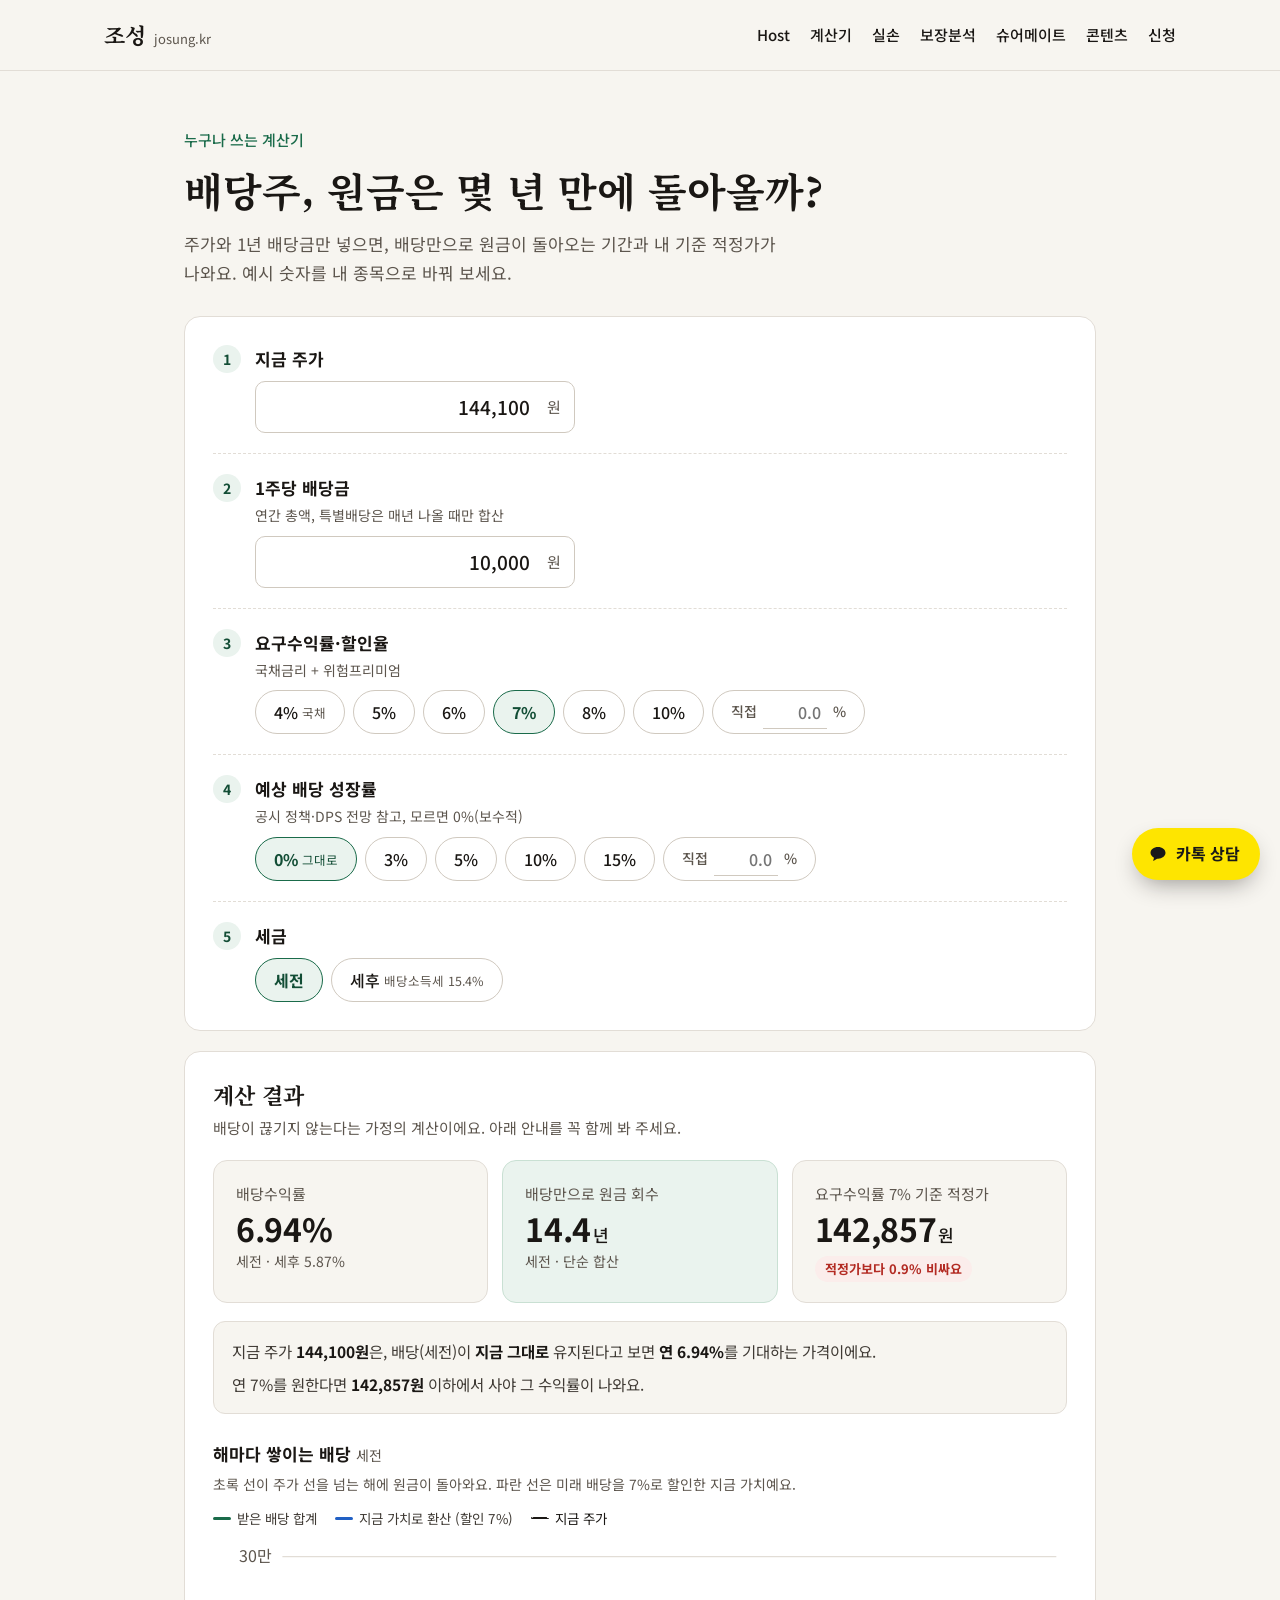
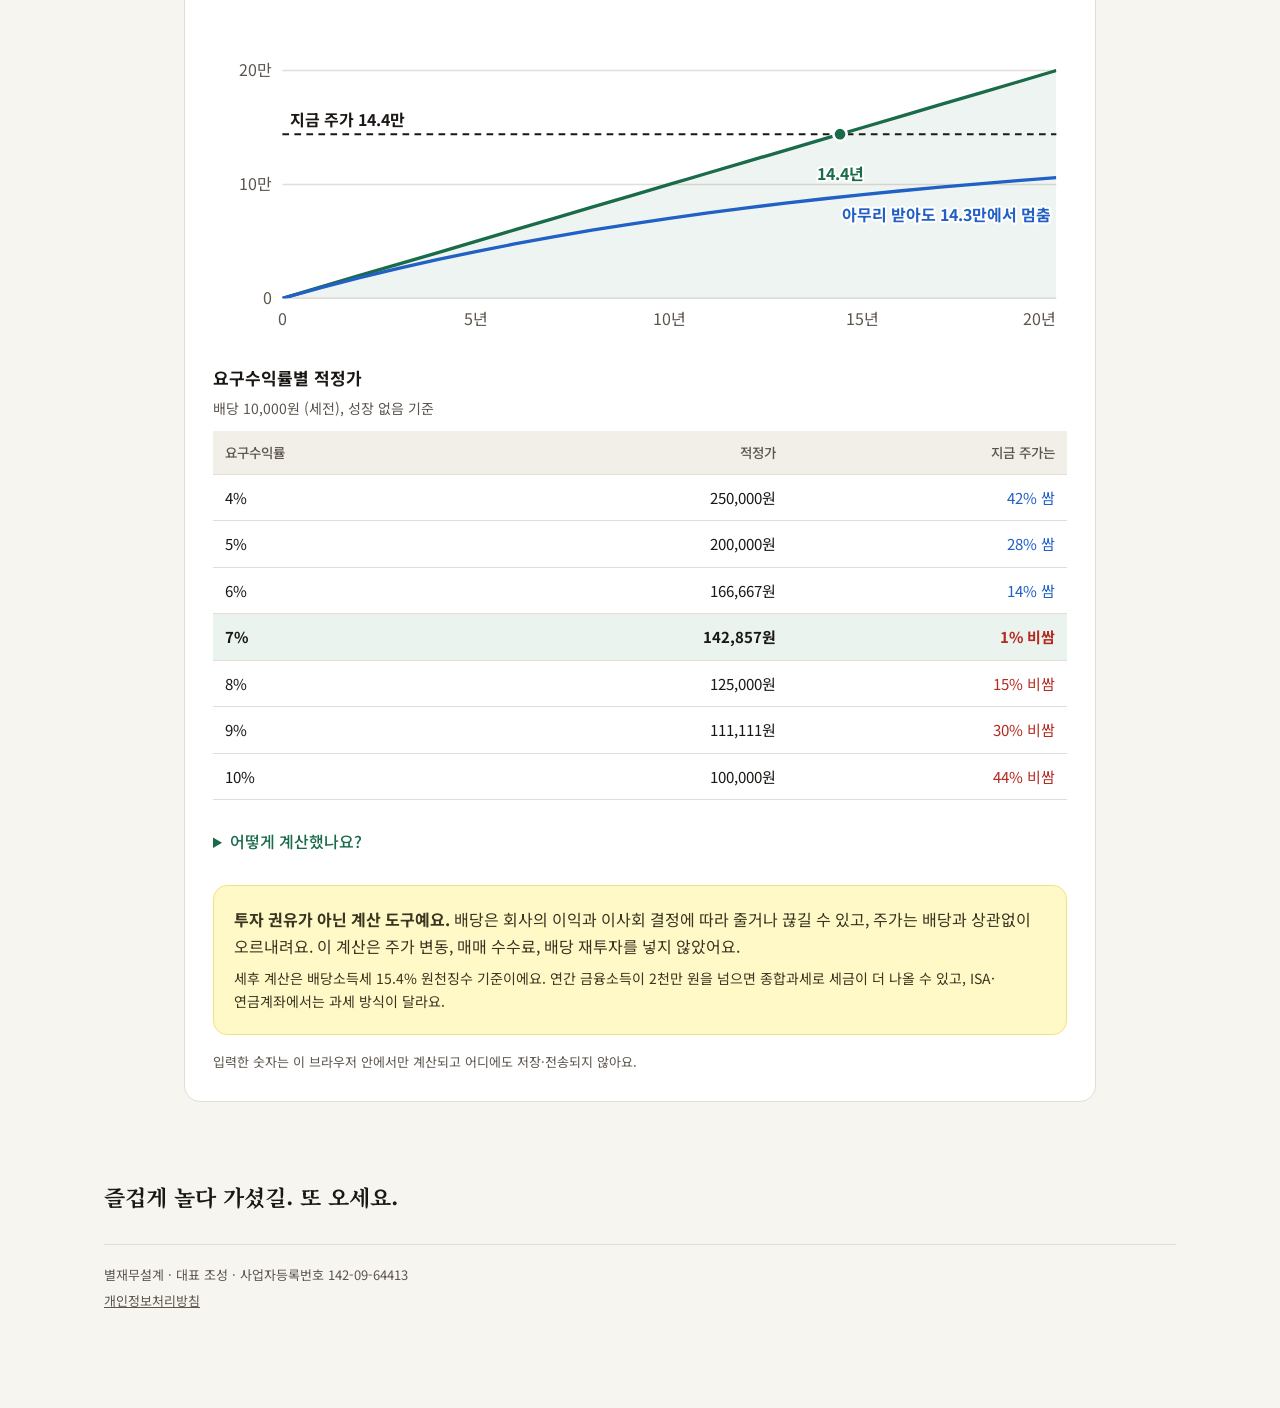
<file: dividend/index.html>
<!doctype html>
<html lang="ko">
<head>
<meta charset="utf-8">
<meta name="viewport" content="width=device-width, initial-scale=1">
<title>배당주 원금회수 계산기 · josung.kr</title>
<meta name="description" content="주가와 1년 배당금만 넣으면, 배당만으로 원금이 몇 년 만에 돌아오는지와 내 기준 적정가를 계산해 드려요. 배당할인모형(DDM) 기반.">
<meta property="og:title" content="배당주, 원금은 몇 년 만에 돌아올까? · josung.kr">
<meta property="og:description" content="주가와 배당금 두 숫자로 원금 회수 기간과 적정가를 바로 확인해 보세요.">
<meta property="og:url" content="https://josung.kr/dividend/">
<meta property="og:type" content="website">
<meta property="og:image" content="https://josung.kr/assets/og.jpg">
<link rel="preconnect" href="https://fonts.googleapis.com">
<link rel="preconnect" href="https://fonts.gstatic.com" crossorigin>
<link href="https://fonts.googleapis.com/css2?family=Noto+Serif+KR:wght@600;700&family=Noto+Sans+KR:wght@400;500;700&display=swap" rel="stylesheet">
<link rel="stylesheet" href="/assets/site.css?v=20261119">
<style>
.dv-hero{padding:56px 0 28px}
.dv-hero h1{margin:12px 0 14px;font-family:var(--serif);font-size:40px;line-height:1.3;text-wrap:balance}
.dv-hero .lead{margin:0;font-size:17px;color:var(--text2);max-width:36em}
.wrap.dv{max-width:960px}
.panel{background:var(--surface);border:1px solid var(--border);border-radius:16px;padding:28px;margin-bottom:20px}
.panel h2{margin:0 0 4px;font-family:var(--serif);font-size:22px;line-height:1.4}
.panel .sub{margin:0 0 20px;font-size:15px;color:var(--text2)}
.step{display:inline-flex;align-items:center;justify-content:center;width:28px;height:28px;margin-right:8px;border-radius:50%;background:var(--accent-light);color:var(--accent-dark);font:700 14px var(--sans);vertical-align:3px}

.items{list-style:none;margin:0;padding:0;display:flex;flex-direction:column}
.item{display:flex;gap:14px;padding:20px 0;border-top:1px dashed var(--border)}
.item:first-child{padding-top:0;border-top:0}
.item:last-child{padding-bottom:0}
.item .step{flex:0 0 auto;margin:0}
.item .body{flex:1 1 auto;min-width:0;display:flex;flex-direction:column;gap:8px}
.item .num{max-width:320px}
.num{position:relative}
.num input{width:100%;min-height:52px;padding:0 44px 0 14px;border:1px solid var(--border2);border-radius:10px;background:#fff;color:var(--text);font:500 19px var(--sans);text-align:right;font-variant-numeric:tabular-nums}
.num input:focus{outline:2px solid var(--accent);outline-offset:1px;border-color:var(--accent)}
.num input::placeholder{color:#B5ADA3;font-weight:400;font-size:16px}
.num .u{position:absolute;right:14px;top:50%;transform:translateY(-50%);color:var(--text2);font-size:15px;pointer-events:none}

.q{display:block;margin:0;font-weight:700;font-size:17px;line-height:28px}
.q-sub{margin:-6px 0 0;font-size:14px;color:var(--text2)}
.item .chips{margin-top:0}
.sub-q{display:flex;flex-direction:column;gap:8px;margin-top:6px;padding:14px 16px;border-radius:12px;background:var(--bg)}
.q2{margin:0;font-weight:700;font-size:15px}
.q .opt{font-weight:400;font-size:14px;color:var(--text2)}
.chips span small{margin-left:4px;font-weight:400;font-size:12.5px;color:var(--text2)}
.chips input:checked + span small{color:var(--accent-dark)}
.custom{display:inline-flex;align-items:center;gap:6px;min-height:44px;padding:0 6px 0 14px;border-radius:999px;border:1px dashed var(--border2);background:#fff;font-size:14px;color:var(--text2)}
.chips .custom input{position:static;opacity:1;height:auto}
.custom input::-webkit-inner-spin-button,.custom input::-webkit-outer-spin-button{-webkit-appearance:none;margin:0}
.custom input{-moz-appearance:textfield;appearance:textfield}
.custom input{width:64px;min-height:34px;padding:0 6px;border:0;border-bottom:1px solid var(--border2);background:transparent;color:var(--text);font:500 16px var(--sans);text-align:right;font-variant-numeric:tabular-nums}
.custom input:focus{outline:none;border-bottom-color:var(--accent)}
.custom.on{border-style:solid;border-color:var(--accent);background:var(--accent-light);color:var(--accent-dark)}

/* 결과 */
.res-empty{padding:28px;text-align:center;color:var(--text2);background:var(--bg);border-radius:12px}
.big{display:grid;grid-template-columns:repeat(auto-fit,minmax(210px,1fr));gap:14px}
.card2{padding:20px 22px;border-radius:14px;border:1px solid var(--border);background:var(--bg);min-width:0}
.card2.me{background:var(--accent-light);border-color:#C9E0D3}
.card2 .lbl{display:block;font-size:15px;color:var(--text2)}
.card2 .val{display:block;font-size:32px;font-weight:700;line-height:1.35;font-variant-numeric:tabular-nums;letter-spacing:-.01em}
.card2 .val small{font-size:17px;font-weight:500;margin-left:2px}
.card2 .note{display:block;font-size:14px;color:var(--text2)}
.card2 .note b{color:var(--text)}
.pill{display:inline-block;margin-top:6px;padding:2px 10px;border-radius:999px;font-size:13px;font-weight:700}
.pill.hi{background:#FBEDEB;color:#B32B23}
.pill.lo{background:#EAF1FB;color:#2160C4}
.pill.eq{background:var(--surface2);color:var(--text2)}

.say{margin:18px 0 0;padding:16px 18px;border-radius:12px;background:var(--bg);border:1px solid var(--border);font-size:15.5px;color:var(--text-body)}
.say p{margin:0}
.say p + p{margin-top:6px}
.say b{color:var(--text);font-variant-numeric:tabular-nums}

.chart{margin-top:26px}
.chart h3,.sens h3{margin:0 0 4px;font-size:17px}
.chart .cap{margin:0 0 10px;font-size:14px;color:var(--text2)}
.legend{display:flex;flex-wrap:wrap;gap:4px 18px;margin:0 0 8px;padding:0;list-style:none;font-size:13.5px;color:var(--text-body)}
.legend li{display:flex;align-items:center;gap:6px}
.legend i{display:inline-block;width:18px;height:3px;border-radius:2px}
.legend i.dash{height:0;border-top:2px dashed currentColor;background:none!important}
.chart-box{width:100%;overflow:hidden}
.chart-box svg{display:block;width:100%;height:auto}
.chart-box text{font-family:var(--sans);font-variant-numeric:tabular-nums;paint-order:stroke;stroke:#fff;stroke-width:3px;stroke-linejoin:round}

.sens-tbl{width:100%;border-collapse:collapse;font-size:15px;font-variant-numeric:tabular-nums}
.sens-tbl th,.sens-tbl td{padding:10px 12px;border-bottom:1px solid var(--border);text-align:right}
.sens-tbl th:first-child,.sens-tbl td:first-child{text-align:left}
.sens-tbl thead th{font-weight:500;font-size:13.5px;color:var(--text2);background:var(--surface2)}
.tbl-wrap{overflow-x:auto;-webkit-overflow-scrolling:touch}

.sens{margin-top:26px}
.sens .cap{margin:0 0 10px;font-size:14px;color:var(--text2)}
.sens-tbl td{white-space:nowrap}
.sens-tbl tr.sel td{background:var(--accent-light);font-weight:700}
.sens-tbl td.hi{color:#B32B23}
.sens-tbl td.lo{color:#2160C4}

details.calc{margin-top:22px}
details.calc summary{cursor:pointer;color:var(--accent);font-weight:500;padding:6px 0}
.calc-box{margin-top:8px;padding:18px 20px;border-radius:12px;background:var(--bg);border:1px solid var(--border);font-size:15px;color:var(--text-body)}
.calc-box dl{margin:0;display:grid;gap:14px}
.calc-box dt{font-weight:700;color:var(--text)}
.calc-box dd{margin:2px 0 0}
.calc-box code{font-family:var(--sans);font-weight:500;background:var(--surface);border:1px solid var(--border);border-radius:6px;padding:1px 7px;white-space:nowrap}

.disc{margin-top:24px;padding:20px;border-radius:14px;background:#FFF9C7;border:1px solid #F2E27A}
.disc p{margin:0;color:#3A3420}
.disc p + p{margin-top:6px;font-size:14px}
.disc .btns{margin-top:14px}

@media (max-width:640px){
  .dv-hero{padding:40px 0 20px}
  .dv-hero h1{font-size:30px}
  .panel{padding:20px 16px}
  .wrap.dv{padding:0 16px}
  .card2 .val{font-size:28px}
  .item{gap:10px}
  .item .chips{gap:6px}
  .item .chips span{padding:0 13px}
  .custom{padding-left:12px}
  .chips .custom input{width:56px}
  .sens-tbl{font-size:14px}
  .sens-tbl th,.sens-tbl td{padding:9px 8px}
}
@media (prefers-reduced-motion:no-preference){.card2 .val{transition:color .2s}}
</style>
</head>
<body>

<header class="site-header">
<div class="wrap">
<a class="brand" href="/"><b>조성</b><span>josung.kr</span></a>
<nav class="nav" aria-label="주 메뉴">
<a href="/host/">Host</a>
<a href="/#tools">계산기</a>
<a href="/silson/">실손</a>
<a href="/coverage/">보장분석</a>
<a href="/#suremate">슈어메이트</a>
<a href="/#contents">콘텐츠</a>
<a href="/apply/">신청</a>
</nav>
</div>
</header>

<main>
<section class="dv-hero">
<div class="wrap dv">
<p class="eyebrow">누구나 쓰는 계산기</p>
<h1>배당주, 원금은 몇 년 만에 돌아올까?</h1>
<p class="lead">주가와 1년 배당금만 넣으면, 배당만으로 원금이 돌아오는 기간과 내 기준 적정가가 나와요. 예시 숫자를 내 종목으로 바꿔 보세요.</p>
</div>
</section>

<div class="wrap dv">

<!-- 입력 -->
<section class="panel" aria-label="입력">
<ol class="items">
<li class="item">
<span class="step" aria-hidden="true">1</span>
<div class="body">
<label class="q" for="in-p">지금 주가</label>
<div class="num"><input id="in-p" type="text" inputmode="numeric" autocomplete="off" maxlength="13" value="144,100"><span class="u">원</span></div>
</div>
</li>
<li class="item">
<span class="step" aria-hidden="true">2</span>
<div class="body">
<label class="q" for="in-d">1주당 배당금</label>
<p class="q-sub">연간 총액, 특별배당은 매년 나올 때만 합산</p>
<div class="num"><input id="in-d" type="text" inputmode="numeric" autocomplete="off" maxlength="13" value="10,000"><span class="u">원</span></div>
</div>
</li>
<li class="item">
<span class="step" aria-hidden="true">3</span>
<div class="body">
<p class="q" id="q-r">요구수익률·할인율</p>
<p class="q-sub">국채금리 + 위험프리미엄</p>
<div class="chips" role="radiogroup" aria-labelledby="q-r" id="chips-r"></div>
</div>
</li>
<li class="item">
<span class="step" aria-hidden="true">4</span>
<div class="body">
<p class="q" id="q-g">예상 배당 성장률</p>
<p class="q-sub">공시 정책·DPS 전망 참고, 모르면 0%(보수적)</p>
<div class="chips" role="radiogroup" aria-labelledby="q-g" id="chips-g"></div>
<div class="sub-q" id="yrs-wrap" hidden>
<p class="q2" id="q-n">몇 년 동안?</p>
<div class="chips" role="radiogroup" aria-labelledby="q-n">
<label><input type="radio" name="n" value="5" id="n-5"><span>5년 <small>성숙기업</small></span></label>
<label><input type="radio" name="n" value="10" id="n-10"><span>10년</span></label>
<label><input type="radio" name="n" value="20" id="n-20"><span>20년</span></label>
<label><input type="radio" name="n" value="0" id="n-0" checked><span>계속 <small>우량 성장주</small></span></label>
</div>
<p class="q-sub" style="margin:0">기간이 끝나면 배당은 그대로 유지돼요</p>
</div>
</div>
</li>
<li class="item">
<span class="step" aria-hidden="true">5</span>
<div class="body">
<p class="q" id="q-t">세금</p>
<div class="chips" role="radiogroup" aria-labelledby="q-t">
<label><input type="radio" name="tax" value="0" id="tax-0" checked><span>세전</span></label>
<label><input type="radio" name="tax" value="1" id="tax-1"><span>세후 <small>배당소득세 15.4%</small></span></label>
</div>
</div>
</li>
</ol>
</section>

<!-- 결과 -->
<section class="panel" aria-labelledby="h-res" aria-live="polite">
<h2 id="h-res">계산 결과</h2>
<p class="sub">배당이 끊기지 않는다는 가정의 계산이에요. 아래 안내를 꼭 함께 봐 주세요.</p>
<div id="result"><div class="res-empty">주가와 배당금을 넣으면 결과가 나와요.</div></div>

<div class="disc">
<p><b>투자 권유가 아닌 계산 도구예요.</b> 배당은 회사의 이익과 이사회 결정에 따라 줄거나 끊길 수 있고, 주가는 배당과 상관없이 오르내려요. 이 계산은 주가 변동, 매매 수수료, 배당 재투자를 넣지 않았어요.</p>
<p>세후 계산은 배당소득세 15.4% 원천징수 기준이에요. 연간 금융소득이 2천만 원을 넘으면 종합과세로 세금이 더 나올 수 있고, ISA·연금계좌에서는 과세 방식이 달라요.</p>
</div>
<p class="muted" style="margin:16px 0 0;font-size:13px">입력한 숫자는 이 브라우저 안에서만 계산되고 어디에도 저장·전송되지 않아요.</p>
</section>

</div>
</main>

<a class="kakao-fab" href="https://pf.kakao.com/_ewmWX/chat" target="_blank" rel="noopener" aria-label="카카오톡으로 바로 채팅하기"><svg width="20" height="20" viewBox="0 0 24 24" aria-hidden="true"><path fill="currentColor" d="M12 3.5c-5 0-9 3.1-9 7 0 2.5 1.7 4.7 4.2 5.9l-.9 3.4c-.1.3.3.6.6.4l4-2.6h1.1c5 0 9-3.1 9-7s-4-7.1-9-7.1z"/></svg><span>카톡 상담</span></a>

<footer class="site-footer">
<div class="wrap">
<p class="bye">즐겁게 놀다 가셨길. 또 오세요.</p>
<div class="legal">
<span>별재무설계 · 대표 조성 · 사업자등록번호 142-09-64413</span>
<span><a href="/privacy/">개인정보처리방침</a></span>
</div>
</div>
</footer>

<script>
(function () {
  var TAX = 0.154;
  var R_OPTS = [{ v: 4, s: '국채' }, { v: 5 }, { v: 6 }, { v: 7 }, { v: 8 }, { v: 10 }];
  var G_OPTS = [{ v: 0, s: '그대로' }, { v: 3 }, { v: 5 }, { v: 10 }, { v: 15 }];
  var state = { r: 7, g: 0, n: 0, tax: false };   // n: 성장 기간(년), 0 = 계속

  var $ = function (id) { return document.getElementById(id); };
  var inP = $('in-p'), inD = $('in-d'), box = $('result');

  /* ---------- 숫자 도우미 ---------- */
  function parse(el) { var n = Number(String(el.value).replace(/[^\d]/g, '')); return isFinite(n) ? n : 0; }
  function won(n) { return Math.round(n).toLocaleString('ko-KR') + '원'; }
  function pct(n, d) { return (n * 100).toLocaleString('ko-KR', { minimumFractionDigits: d == null ? 2 : d, maximumFractionDigits: d == null ? 2 : d }) + '%'; }
  function yrs(n) { return n < 100 ? n.toLocaleString('ko-KR', { minimumFractionDigits: 1, maximumFractionDigits: 1 }) + '년' : Math.round(n) + '년'; }
  function short(n) {
    if (n >= 1e8) return +(n / 1e8).toFixed(1) + '억';
    if (n >= 1e4) return +(n / 1e4).toFixed(1) + '만';
    if (n >= 1e3) return +(n / 1e3).toFixed(1) + '천';
    return Math.round(n).toLocaleString('ko-KR');
  }
  function fmtInput(el) {
    var raw = String(el.value).replace(/[^\d]/g, '').replace(/^0+(?=\d)/, '');
    el.value = raw ? Number(raw).toLocaleString('ko-KR') : '';
  }

  /* ---------- 칩 만들기 ---------- */
  function buildChips(boxId, name, opts, key, unitLabel) {
    var wrap = $(boxId), h = '', def = state[key];
    opts.forEach(function (o) {
      var id = name + '-' + String(o.v).replace('.', '_');
      h += '<label><input type="radio" name="' + name + '" id="' + id + '" value="' + o.v + '"' + (o.v === state[key] ? ' checked' : '') + '><span>' + o.v + '%' + (o.s ? '<small>' + o.s + '</small>' : '') + '</span></label>';
    });
    h += '<span class="custom" id="' + name + '-cw"><label for="' + name + '-c">' + unitLabel + '</label><input id="' + name + '-c" type="number" inputmode="decimal" step="0.1" min="0" max="30" placeholder="0.0">%</span>';
    wrap.innerHTML = h;
    var custom = $(name + '-c'), cw = $(name + '-cw');
    wrap.addEventListener('change', function (e) {
      if (e.target.name !== name) return;
      state[key] = def = Number(e.target.value); custom.value = ''; cw.classList.remove('on'); render();
    });
    custom.addEventListener('input', function () {
      var v = parseFloat(custom.value);
      if (!isFinite(v) || v < 0) {
        if (cw.classList.contains('on')) {             // 직접 입력을 지우면 기본값으로 되돌림
          cw.classList.remove('on'); state[key] = def;
          var d = wrap.querySelector('input[type=radio][value="' + def + '"]'); if (d) d.checked = true;
          render();
        }
        return;
      }
      state[key] = Math.min(v, 30);
      Array.prototype.forEach.call(wrap.querySelectorAll('input[type=radio]'), function (r) { r.checked = false; });
      cw.classList.add('on'); render();
    });
  }
  buildChips('chips-r', 'r', R_OPTS, 'r', '직접');
  buildChips('chips-g', 'g', G_OPTS, 'g', '직접');
  document.querySelectorAll('input[name=tax]').forEach(function (el) {
    el.addEventListener('change', function () { state.tax = el.value === '1'; render(); });
  });
  document.querySelectorAll('input[name=n]').forEach(function (el) {
    el.addEventListener('change', function () { state.n = Number(el.value); render(); });
  });
  [inP, inD].forEach(function (el) { el.addEventListener('input', function () { fmtInput(el); render(); }); });

  /* ---------- 계산 ----------
     배당할인모형(DDM). 입력 배당 D는 올해 연간 배당(D0), 배당은 매년 기말에 받음.
     첫해(1년 뒤) 배당 D1 = D0(1+g)
     · 성장 기간 '계속'   : 적정가 = D0(1+g) ÷ (r − g)        (고든 성장모형, g = 0이면 D0 ÷ r)
     · 성장 기간 n년      : n년 동안 g씩 늘고 그 뒤 고정        (2단계 배당할인모형)
                           적정가 = Σ(1..n) D0(1+g)^t/(1+r)^t + [D0(1+g)^n ÷ r]/(1+r)^n
     지금 주가에 담긴 수익률(내재 할인율)은 '적정가 = 주가'가 되는 r을 거꾸로 풀어 구함 */
  var CAP = 300;
  function divAt(D, g, n, t) { return D * Math.pow(1 + g, n ? Math.min(t, n) : t); }   // t년 말에 받는 배당
  function fairAt(D, g, n, r) {
    if (r <= 0) return null;
    if (!n) return r > g ? D * (1 + g) / (r - g) : null;
    var pv = 0;
    for (var t = 1; t <= n; t++) pv += divAt(D, g, n, t) / Math.pow(1 + r, t);
    return pv + D * Math.pow(1 + g, n) / r / Math.pow(1 + r, n);
  }
  function impliedR(P, D, g, n) {
    if (!n) return D * (1 + g) / P + g;
    var lo = 1e-6, hi = 10;                               // 적정가는 r이 커질수록 작아짐 → 이분법
    for (var i = 0; i < 100; i++) { var mid = (lo + hi) / 2; if (fairAt(D, g, n, mid) > P) lo = mid; else hi = mid; }
    return (lo + hi) / 2;
  }
  function payback(P, D, g, n, r) {
    // 단순 회수: 받은 배당 합계가 P에 닿는 해 / 할인 회수: 배당의 현재가치 합계가 P에 닿는 해
    var s = 0, pv = 0, simple = null, disc = null, d, dv;
    var f = fairAt(D, g, n, r), discLimit = f === null ? Infinity : f;
    for (var t = 1; t <= CAP && (simple === null || (disc === null && discLimit >= P)); t++) {
      d = divAt(D, g, n, t);
      if (simple === null) { if (s + d >= P) simple = t - 1 + (P - s) / d; s += d; }
      dv = d / Math.pow(1 + r, t);
      if (disc === null && discLimit >= P) { if (pv + dv >= P) disc = t - 1 + (P - pv) / dv; pv += dv; }
    }
    return { simple: simple, disc: disc, never: discLimit < P, limit: discLimit };
  }
  function series(D, g, n, r, N) {
    var a = [{ t: 0, s: 0, pv: 0 }], s = 0, pv = 0;
    for (var t = 1; t <= N; t++) { var d = divAt(D, g, n, t); s += d; pv += d / Math.pow(1 + r, t); a.push({ t: t, s: s, pv: pv }); }
    return a;
  }

  /* ---------- 차트 ---------- */
  function niceStep(max, n) {
    var raw = max / n, p = Math.pow(10, Math.floor(Math.log10(raw))), m = raw / p;
    return (m <= 1 ? 1 : m <= 2 ? 2 : m <= 2.5 ? 2.5 : m <= 5 ? 5 : 10) * p;
  }
  function chart(o) {
    var narrow = (box.clientWidth || 640) < 520;
    var W = narrow ? 380 : 640, H = narrow ? 260 : 300, L = narrow ? 40 : 52, R = 8, T = 14, B = 30;
    var iw = W - L - R, ih = H - T - B;
    var top = o.P * 1.45;
    var ys = niceStep(top, 4); top = Math.ceil(top / ys) * ys;
    var xs = o.N <= 20 ? 5 : o.N <= 40 ? 10 : 10;
    function X(t) { return L + t / o.N * iw; }
    function Y(v) { return T + ih - Math.min(v, top * 3) / top * ih; }   // 위로 넘치는 선은 clipPath가 자름
    var g = '';
    for (var v = 0; v <= top + 1e-6; v += ys) {
      g += '<line x1="' + L + '" x2="' + (W - R) + '" y1="' + Y(v).toFixed(1) + '" y2="' + Y(v).toFixed(1) + '" stroke="#E2DDD6" stroke-width="1"/>';
      g += '<text x="' + (L - 8) + '" y="' + (Y(v) + 4).toFixed(1) + '" text-anchor="end" font-size="12" fill="#5C554D">' + short(v) + '</text>';
    }
    for (var t = 0; t <= o.N; t += xs) {
      g += '<text x="' + X(t).toFixed(1) + '" y="' + (H - 10) + '" text-anchor="' + (t === o.N ? 'end' : 'middle') + '" font-size="12" fill="#5C554D">' + t + (t === 0 ? '' : '년') + '</text>';
    }
    function path(key) {
      var d = '';
      o.data.forEach(function (p, i) { d += (i ? 'L' : 'M') + X(p.t).toFixed(1) + ' ' + Y(p[key]).toFixed(1); });
      return d;
    }
    var clip = '<clipPath id="cp"><rect x="' + L + '" y="' + T + '" width="' + iw + '" height="' + ih + '"/></clipPath>';
    var lines = '';
    // 기준선: 주가
    lines += '<line x1="' + L + '" x2="' + (W - R) + '" y1="' + Y(o.P).toFixed(1) + '" y2="' + Y(o.P).toFixed(1) + '" stroke="#1A1714" stroke-width="1.5" stroke-dasharray="5 4"/>';
    lines += '<g clip-path="url(#cp)">';
    lines += '<path d="' + path('s') + 'L' + X(o.N) + ' ' + Y(0) + 'L' + X(0) + ' ' + Y(0) + 'Z" fill="#1A6B4A" fill-opacity=".07"/>';
    lines += '<path d="' + path('s') + '" fill="none" stroke="#1A6B4A" stroke-width="2.5" stroke-linejoin="round"/>';
    lines += '<path d="' + path('pv') + '" fill="none" stroke="#2160C4" stroke-width="2.5" stroke-linejoin="round"/>';
    lines += '</g>';

    /* 이름표 자리 잡기: 이미 놓인 이름표·점과 겹치지 않는 첫 자리를 고름 */
    var placed = [];
    function tw(str) { var w = 0; for (var i = 0; i < str.length; i++) w += str.charCodeAt(i) < 128 ? 7 : 12; return w; }
    function hit(a) { return placed.some(function (b) { return a.x1 < b.x2 && b.x1 < a.x2 && a.y1 < b.y2 && b.y1 < a.y2; }); }
    // 그래프 선 위의 y값 (x 위치에서)
    function lineY(key, x) {
      var t = (x - L) / iw * o.N, i = Math.max(0, Math.min(o.data.length - 2, Math.floor(t))), a = o.data[i], b = o.data[i + 1];
      return Y(a[key] + (b[key] - a[key]) * Math.max(0, Math.min(1, t - i)));
    }
    function crossesLine(r) {
      for (var x = Math.max(L, r.x1); x <= Math.min(W - R, r.x2); x += 3) {
        var ys = [lineY('s', x), lineY('pv', x)];
        for (var k = 0; k < 2; k++) if (ys[k] > r.y1 - 2 && ys[k] < r.y2 + 2) return true;
      }
      return false;
    }
    function label(str, cands, color, bold) {
      var w = tw(str), best = null, rects = cands.map(function (c) {
        var x1 = c[1] === 'end' ? c[0] - w : c[1] === 'middle' ? c[0] - w / 2 : c[0];
        return { x1: x1 - 2, x2: x1 + w + 2, y1: c[2] - 12, y2: c[2] + 3, x: c[0], an: c[1], y: c[2] };
      });
      var fits = function (r) { return r.y1 >= 0 && r.y2 <= T + ih + 2 && r.x1 >= 0 && r.x2 <= W && !hit(r); };
      for (var i = 0; i < rects.length && !best; i++) if (fits(rects[i]) && !crossesLine(rects[i])) best = rects[i];
      for (i = 0; i < rects.length && !best; i++) if (fits(rects[i])) best = rects[i];   // 선과 겹치는 것만은 허용
      if (!best) best = rects[0];
      placed.push(best);
      return '<text x="' + best.x.toFixed(1) + '" y="' + best.y.toFixed(1) + '" text-anchor="' + best.an + '" font-size="12"' + (bold ? ' font-weight="700"' : '') + ' fill="' + color + '">' + str + '</text>';
    }
    function dotAt(t, v) { return t != null && t <= o.N ? { x: X(t), y: Y(v) } : null; }
    var dots = [
      { t: o.pb.simple, v: o.P, c: '#1A6B4A', up: false },
      { t: o.pb.disc, v: o.P, c: '#2160C4', up: true }
    ];
    // 점 자리를 먼저 막아 두고
    dots.forEach(function (d) { var q = dotAt(d.t, d.v); d.q = q; if (q) placed.push({ x1: q.x - 6, x2: q.x + 6, y1: q.y - 6, y2: q.y + 6 }); });
    var marks = '';
    // 기준선 이름표: 왼쪽 위 → 왼쪽 아래 → 오른쪽 위 → 오른쪽 아래
    function lineLabel(str, v, color) {
      var y = Y(v);
      return label(str, [[L + 6, 'start', y - 6], [L + 6, 'start', y + 16], [W - R - 4, 'end', y - 6], [W - R - 4, 'end', y + 16]], color, true);
    }
    marks += lineLabel('지금 주가 ' + short(o.P), o.P, '#1A1714');
    // 회수 지점 점과 이름표
    dots.forEach(function (d) {
      if (!d.q) return;
      var x = d.q.x, y = d.q.y, an = x > W - 40 ? 'end' : x < L + 30 ? 'start' : 'middle';
      var ys = d.up ? [y - 10, y + 20, y - 24, y + 34] : [y + 20, y - 10, y + 34, y - 24];
      marks += '<circle cx="' + x.toFixed(1) + '" cy="' + y.toFixed(1) + '" r="5" fill="' + d.c + '" stroke="#fff" stroke-width="2"/>';
      var c = [];
      [[x, an], [x - 8, 'end'], [x + 8, 'start']].forEach(function (p) { ys.forEach(function (yy) { c.push([p[0], p[1], yy]); }); });
      marks += label(yrs(d.t), c, d.c, true);
    });
    // 현재가치가 주가에 못 미치고 멈추는 경우
    if (o.pb.never) {
      var txt = '아무리 받아도 ' + short(o.pb.limit) + '에서 멈춤', c2 = [];
      [W - R - 4, L + iw * 0.75, L + iw * 0.5].forEach(function (x, i) {
        var an = i ? 'middle' : 'end', ly = lineY('pv', i ? x : W - R - 4);
        [ly + 18, ly - 10, ly + 32, ly - 24, ly + 46, ly + 60].forEach(function (yy) { c2.push([x, an, yy]); });
      });
      marks += label(txt, c2, '#2160C4', true);
    }
    lines += marks;
    return '<svg viewBox="0 0 ' + W + ' ' + H + '" role="img" aria-label="연도별 누적 배당과 주가 비교 그래프"><defs>' + clip + '</defs>' + g + lines + '</svg>';
  }

  /* ---------- 그리기 ---------- */
  function render() {
    var P = parse(inP), D = parse(inD);
    var r = state.r / 100, g = state.g / 100;
    if (!P || !D) { box.innerHTML = '<div class="res-empty">주가와 1년 배당금을 넣으면 결과가 나와요.</div>'; return; }
    // 세전/세후 선택은 적정가·회수기간·그래프·표 모두에 똑같이 적용 (그래서 그래프의 '멈춤' 값 = 적정가)
    var E = state.tax ? D * (1 - TAX) : D, base = state.tax ? '세후' : '세전';
    var n = g ? state.n : 0;
    $('yrs-wrap').hidden = !g;
    var yieldE = E / P, implied = impliedR(P, E, g, n);
    var fair = fairAt(E, g, n, r), ok = fair !== null;
    var pbP = payback(P, E, g, n, r);
    var growTxt = !g ? '<b>지금 그대로</b> 유지된다' : n ? '<b>' + n + '년</b>간 매년 <b>' + state.g + '%</b>씩 늘고 그 뒤 그대로라' : '매년 <b>' + state.g + '%</b>씩 계속 늘어난다';
    var growCap = !g ? '성장 없음' : n ? n + '년간 매년 ' + state.g + '% 성장 후 고정' : '매년 ' + state.g + '% 계속 성장';

    function gap(price) {
      if (!ok) return '';
      var x = price / fair - 1;
      if (Math.abs(x) < 0.005) return '<span class="pill eq">적정가 수준</span>';
      return x > 0 ? '<span class="pill hi">적정가보다 ' + pct(x, 1) + ' 비싸요</span>' : '<span class="pill lo">적정가보다 ' + pct(-x, 1) + ' 싸요</span>';
    }

    var h = '<div class="big">';
    h += '<div class="card2"><span class="lbl">배당수익률</span><span class="val">' + pct(yieldE) + '</span><span class="note">' + base + (state.tax ? ' · 세전 ' + pct(D / P) : ' · 세후 ' + pct(D * (1 - TAX) / P)) + '</span></div>';
    h += '<div class="card2 me"><span class="lbl">배당만으로 원금 회수</span><span class="val">' + (pbP.simple === null ? CAP + '년+' : yrs(pbP.simple).replace('년', '<small>년</small>')) + '</span><span class="note">' + base + ' · 단순 합산</span></div>';
    h += '<div class="card2"><span class="lbl">요구수익률 ' + state.r + '% 기준 적정가</span>';
    if (ok) h += '<span class="val">' + Math.round(fair).toLocaleString('ko-KR') + '<small>원</small></span>' + gap(P);
    else h += '<span class="val" style="font-size:20px">계산할 수 없어요</span><span class="note">' + (r > 0 ? '배당이 수익률보다 빠르게 영원히 늘면 적정가가 끝없이 커져요. 4번에서 성장 기간을 정해 주세요.' : '수익률을 0%보다 크게 넣어 주세요.') + '</span>';
    h += '</div></div>';

    // 해석 문장
    h += '<div class="say"><p>지금 주가 <b>' + won(P) + '</b>은, 배당(' + base + ')이 ' + growTxt + '고 보면 <b>연 ' + pct(implied) + '</b>를 기대하는 가격이에요.</p>';
    if (ok) h += '<p>연 ' + state.r + '%를 원한다면 ' + (P > fair * 1.005 ? '<b>' + won(fair) + '</b> 이하에서 사야 그 수익률이 나와요.' : '지금 가격에서 그 수익률을 기대할 수 있어요.') + '</p>';
    h += '</div>';

    // 차트
    var horizon = pbP.simple || 0;
    var N = Math.min(60, Math.max(15, Math.ceil(horizon * 1.25 / 5) * 5));
    if (pbP.disc !== null && pbP.disc < 60) N = Math.max(N, Math.min(60, Math.ceil(pbP.disc * 1.1 / 5) * 5));
    h += '<div class="chart"><h3>해마다 쌓이는 배당 <span class="muted" style="font-weight:400;font-size:14px">' + base + '</span></h3><p class="cap">초록 선이 주가 선을 넘는 해에 원금이 돌아와요. 파란 선은 미래 배당을 ' + state.r + '%로 할인한 지금 가치예요.</p>';
    h += '<ul class="legend"><li><i style="background:#1A6B4A"></i>받은 배당 합계</li><li><i style="background:#2160C4"></i>지금 가치로 환산 (할인 ' + state.r + '%)</li><li style="color:#1A1714"><i class="dash"></i>지금 주가</li></ul>';
    h += '<div class="chart-box">' + chart({ P: P, N: N, data: series(E, g, n, r, N), pb: pbP }) + '</div>';
    if (pbP.simple === null || pbP.simple > N) h += '<p class="muted" style="margin:6px 0 0;font-size:13.5px">원금이 돌아오는 시점이 그래프 범위(' + N + '년)보다 멀어서 점이 보이지 않아요.</p>';
    h += '</div>';

    // 요구수익률별 적정가
    var rs = [4, 5, 6, 7, 8, 9, 10];
    if (rs.indexOf(state.r) < 0) { rs.push(state.r); rs.sort(function (a, b) { return a - b; }); }
    h += '<div class="sens"><h3>요구수익률별 적정가</h3><p class="cap">배당 ' + won(E) + ' (' + base + ')' + ', ' + growCap + ' 기준</p><div class="tbl-wrap"><table class="sens-tbl"><thead><tr><th>요구수익률</th><th>적정가</th><th>지금 주가는</th></tr></thead><tbody>';
    rs.forEach(function (k) {
      var rr = k / 100, f = fairAt(E, g, n, rr);
      function d(price) {
        if (!f) return '<td>–</td>';
        var x = price / f - 1;
        if (Math.abs(x) < 0.005) return '<td>적정</td>';
        return '<td class="' + (x > 0 ? 'hi' : 'lo') + '">' + (x > 0 ? pct(x, 0) + ' 비쌈' : pct(-x, 0) + ' 쌈') + '</td>';
      }
      h += '<tr' + (k === state.r ? ' class="sel"' : '') + '><td>' + k + '%</td><td>' + (f ? won(f) : '계산 불가') + '</td>' + d(P) + '</tr>';
    });
    h += '</tbody></table></div></div>';

    // 계산 과정
    h += '<details class="calc"><summary>어떻게 계산했나요?</summary><div class="calc-box"><dl>';
    h += '<dt>적정가 · 배당할인모형(DDM)</dt><dd>앞으로 받을 배당을 모두 지금 가치로 바꿔 더한 값이에요. 배당이 그대로면 <code>배당 ÷ 요구수익률</code>(제로성장 모형), 계속 늘어나면 <code>배당 × (1 + 성장률) ÷ (요구수익률 − 성장률)</code>(고든 성장모형)이에요. 배당은 1년 뒤부터 매년 말에 받고, 첫해에 이미 한 번 늘어난다고 봐요. 성장 기간을 정하면 2단계 배당할인모형으로, 그 기간의 배당은 해마다 할인해 더하고 그 뒤 고정된 배당은 <code>배당 ÷ 요구수익률</code>로 한 번에 계산해요. 지금 조건의 적정가는 ' + (ok ? won(fair) : '계산할 수 없어요') + '.</dd>';
    h += '<dt>주가에 담긴 기대수익률 · 내재 할인율</dt><dd>지금 주가를 적정가라고 보고 거꾸로 푼 수익률이에요. 성장이 계속되면 <code>배당 × (1 + 성장률) ÷ 주가 + 성장률</code>, 성장 기간을 정하면 적정가가 주가와 같아지는 수익률을 찾아 계산해요. 지금은 ' + pct(implied) + '.</dd>';
    h += '<dt>단순 회수 기간 · 주가배당비율(P/D)</dt><dd>배당이 그대로면 <code>주가 ÷ 배당</code>, 배당수익률의 역수예요. 이익 대신 배당으로 본 PER이라고 생각하면 쉬워요. 성장률을 넣으면 해마다 늘어난 배당을 차례로 더해 계산해요.</dd>';
    h += '<dt>할인 회수 기간 · 그래프의 파란 선</dt><dd>각 해의 배당을 <code>(1 + 요구수익률)^연수</code>로 나눠 지금 가치로 바꾼 뒤 더해요. 이 합계는 영원히 받아도 적정가에서 멈춰요. 그래서 주가가 적정가보다 비싸면 파란 선이 주가에 닿지 못해요.</dd>';
    h += '<dt>세전·세후</dt><dd>세후를 고르면 배당에서 15.4%를 뗀 금액으로 위의 모든 숫자를 계산해요.</dd>';
    h += '</dl></div></details>';

    box.innerHTML = h;
  }
  var rt; window.addEventListener('resize', function () { clearTimeout(rt); rt = setTimeout(render, 150); });
  render();
})();
</script>
<script data-goatcounter="https://josung.goatcounter.com/count" async src="https://gc.zgo.at/count.js"></script>
</body>
</html>
</file>
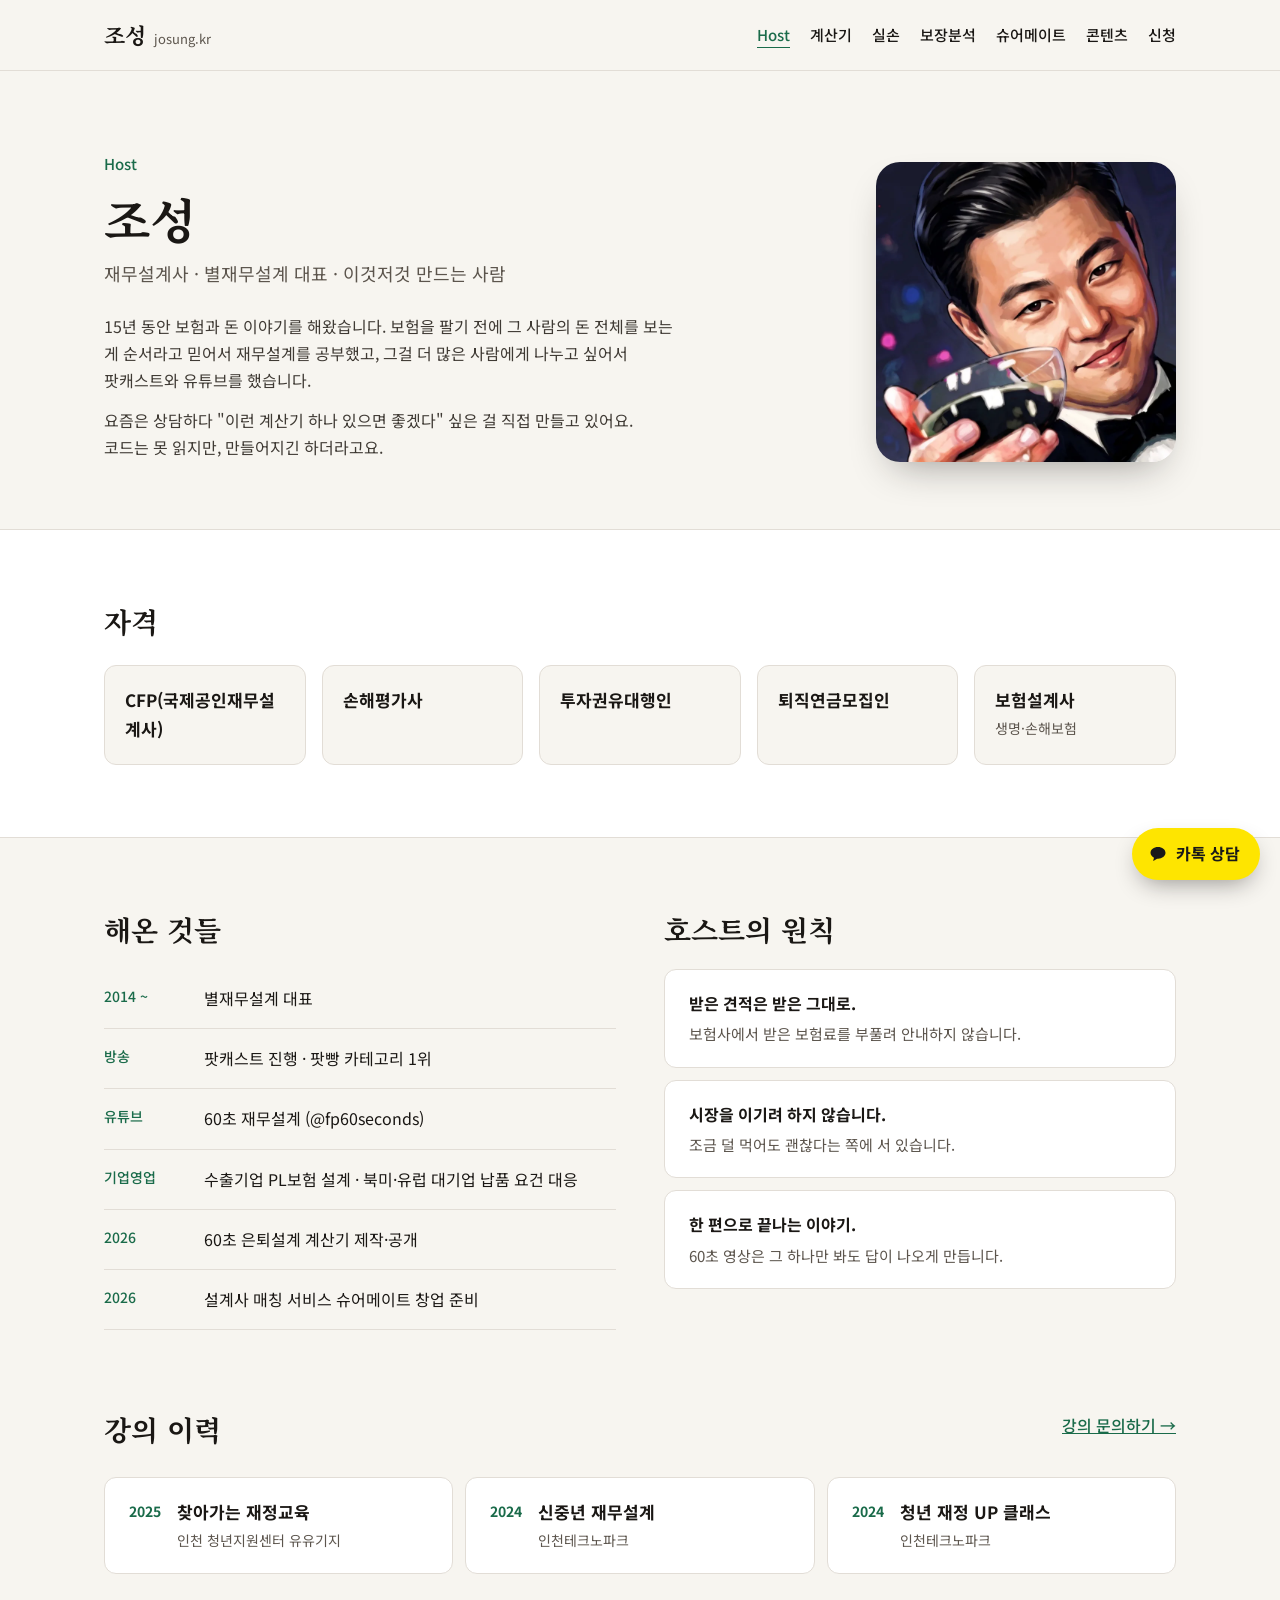
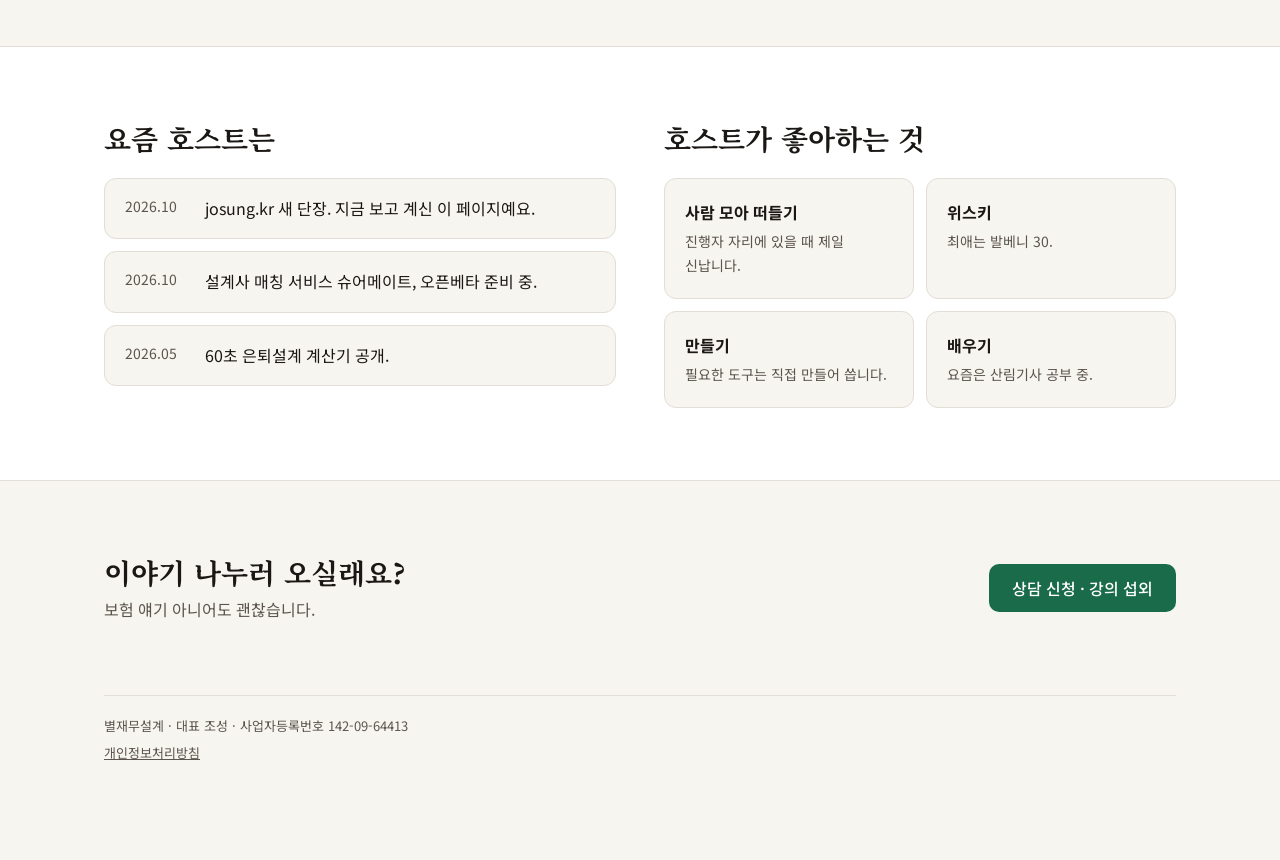
<file: host/index.html>
<!doctype html>
<html lang="ko">
<head>
<meta charset="utf-8">
<meta name="viewport" content="width=device-width, initial-scale=1">
<title>Host 조성 · josung.kr</title>
<meta name="description" content="재무설계사 · 별재무설계 대표 · 이것저것 만드는 사람, 호스트 조성을 소개합니다.">
<meta property="og:title" content="Host 조성 · josung.kr">
<meta property="og:description" content="재무설계사 · 별재무설계 대표 · 이것저것 만드는 사람">
<meta property="og:url" content="https://josung.kr/host/">
<meta property="og:type" content="profile">
<meta property="og:image" content="https://josung.kr/assets/og.jpg">
<meta property="og:image:width" content="1017">
<meta property="og:image:height" content="1017">
<link rel="preconnect" href="https://fonts.googleapis.com">
<link rel="preconnect" href="https://fonts.gstatic.com" crossorigin>
<link href="https://fonts.googleapis.com/css2?family=Noto+Serif+KR:wght@600;700&family=Noto+Sans+KR:wght@400;500;700&display=swap" rel="stylesheet">
<link rel="stylesheet" href="/assets/site.css?v=20261119">
</head>
<body>

<header class="site-header">
<div class="wrap">
<a class="brand" href="/"><b>조성</b><span>josung.kr</span></a>
<nav class="nav" aria-label="주 메뉴">
<a href="/host/" aria-current="page">Host</a>
<a href="/#tools">계산기</a>
<a href="/silson/">실손</a>
<a href="/coverage/">보장분석</a>
<a href="/#suremate">슈어메이트</a>
<a href="/#contents">콘텐츠</a>
<a href="/apply/">신청</a>
</nav>
</div>
</header>

<main>
<section class="profile-hero">
<div class="wrap hero-grid">
<div class="hero-text">
<p class="eyebrow">Host</p>
<h1>조성</h1>
<p class="role">재무설계사 · 별재무설계 대표 · 이것저것 만드는 사람</p>
<p class="body">15년 동안 보험과 돈 이야기를 해왔습니다. 보험을 팔기 전에 그 사람의 돈 전체를 보는 게 순서라고 믿어서 재무설계를 공부했고, 그걸 더 많은 사람에게 나누고 싶어서 팟캐스트와 유튜브를 했습니다.</p>
<p class="body">요즘은 상담하다 "이런 계산기 하나 있으면 좋겠다" 싶은 걸 직접 만들고 있어요. 코드는 못 읽지만, 만들어지긴 하더라고요.</p>
</div>
<picture class="host-photo">
<source srcset="/assets/host.webp" type="image/webp">
<img src="/assets/host.jpg" width="800" height="800" alt="샴페인 잔을 들고 웃고 있는 호스트 조성의 일러스트">
</picture>
</div>
</section>

<section class="band section">
<div class="wrap">
<h2 style="margin-bottom:24px">자격</h2>
<div class="grid" style="grid-template-columns:repeat(auto-fit,minmax(200px,1fr))">
<div class="cred"><b>CFP(국제공인재무설계사)</b></div>
<div class="cred"><b>손해평가사</b></div>
<div class="cred"><b>투자권유대행인</b></div>
<div class="cred"><b>퇴직연금모집인</b></div>
<div class="cred"><b>보험설계사</b><span>생명·손해보험</span></div>
</div>
</div>
</section>

<section class="section">
<div class="wrap split">
<div>
<h2 style="margin-bottom:20px">해온 것들</h2>
<div class="timeline">
<div><span>2014 ~</span><span>별재무설계 대표</span></div>
<div><span>방송</span><span>팟캐스트 진행 · 팟빵 카테고리 1위</span></div>
<div><span>유튜브</span><span>60초 재무설계 (@fp60seconds)</span></div>
<div><span>기업영업</span><span>수출기업 PL보험 설계 · 북미·유럽 대기업 납품 요건 대응</span></div>
<div><span>2026</span><span>60초 은퇴설계 계산기 제작·공개</span></div>
<div><span>2026</span><span>설계사 매칭 서비스 슈어메이트 창업 준비</span></div>
</div>
</div>
<div>
<h2 style="margin-bottom:20px">호스트의 원칙</h2>
<div class="stack" style="gap:12px">
<div class="principle"><p><b>받은 견적은 받은 그대로.</b></p><p>보험사에서 받은 보험료를 부풀려 안내하지 않습니다.</p></div>
<div class="principle"><p><b>시장을 이기려 하지 않습니다.</b></p><p>조금 덜 먹어도 괜찮다는 쪽에 서 있습니다.</p></div>
<div class="principle"><p><b>한 편으로 끝나는 이야기.</b></p><p>60초 영상은 그 하나만 봐도 답이 나오게 만듭니다.</p></div>
</div>
</div>
</div>
</section>

<section class="section" style="padding-top:0">
<div class="wrap">
<div class="section-head">
<h2>강의 이력</h2>
<a href="/apply/#lecture" style="font-weight:500;padding:10px 0">강의 문의하기 →</a>
</div>
<div class="lectures">
<div class="lecture"><span class="year">2025</span><div><b>찾아가는 재정교육</b><span>인천 청년지원센터 유유기지</span></div></div>
<div class="lecture"><span class="year">2024</span><div><b>신중년 재무설계</b><span>인천테크노파크</span></div></div>
<div class="lecture"><span class="year">2024</span><div><b>청년 재정 UP 클래스</b><span>인천테크노파크</span></div></div>
</div>
</div>
</section>

<section class="band section">
<div class="wrap split">
<div class="news">
<h2 style="margin-bottom:8px">요즘 호스트는</h2>
<div class="news-item"><time datetime="2026-10">2026.10</time><span>josung.kr 새 단장. 지금 보고 계신 이 페이지예요.</span></div>
<div class="news-item"><time datetime="2026-10">2026.10</time><span>설계사 매칭 서비스 슈어메이트, 오픈베타 준비 중.</span></div>
<div class="news-item"><time datetime="2026-05">2026.05</time><span>60초 은퇴설계 계산기 공개.</span></div>
</div>
<div>
<h2 style="margin-bottom:20px">호스트가 좋아하는 것</h2>
<div class="likes">
<div><p><b>사람 모아 떠들기</b></p><p>진행자 자리에 있을 때 제일 신납니다.</p></div>
<div><p><b>위스키</b></p><p>최애는 발베니 30.</p></div>
<div><p><b>만들기</b></p><p>필요한 도구는 직접 만들어 씁니다.</p></div>
<div><p><b>배우기</b></p><p>요즘은 산림기사 공부 중.</p></div>
</div>
</div>
</div>
</section>

<section class="section">
<div class="wrap cta-row">
<div>
<h2>이야기 나누러 오실래요?</h2>
<p class="muted" style="margin:4px 0 0">보험 얘기 아니어도 괜찮습니다.</p>
</div>
<a class="btn btn-primary" href="/apply/">상담 신청 · 강의 섭외</a>
</div>
</section>
</main>
<a class="kakao-fab" href="https://pf.kakao.com/_ewmWX/chat" target="_blank" rel="noopener" aria-label="카카오톡으로 바로 채팅하기"><svg width="20" height="20" viewBox="0 0 24 24" aria-hidden="true"><path fill="currentColor" d="M12 3.5c-5 0-9 3.1-9 7 0 2.5 1.7 4.7 4.2 5.9l-.9 3.4c-.1.3.3.6.6.4l4-2.6h1.1c5 0 9-3.1 9-7s-4-7.1-9-7.1z"/></svg><span>카톡 상담</span></a>


<footer class="site-footer" style="padding-top:0">
<div class="wrap">
<div class="legal">
<span>별재무설계 · 대표 조성 · 사업자등록번호 142-09-64413</span>
<span><a href="/privacy/">개인정보처리방침</a></span>
</div>
</div>
</footer>

<script data-goatcounter="https://josung.goatcounter.com/count" async src="https://gc.zgo.at/count.js"></script>
</body>
</html>
</file>
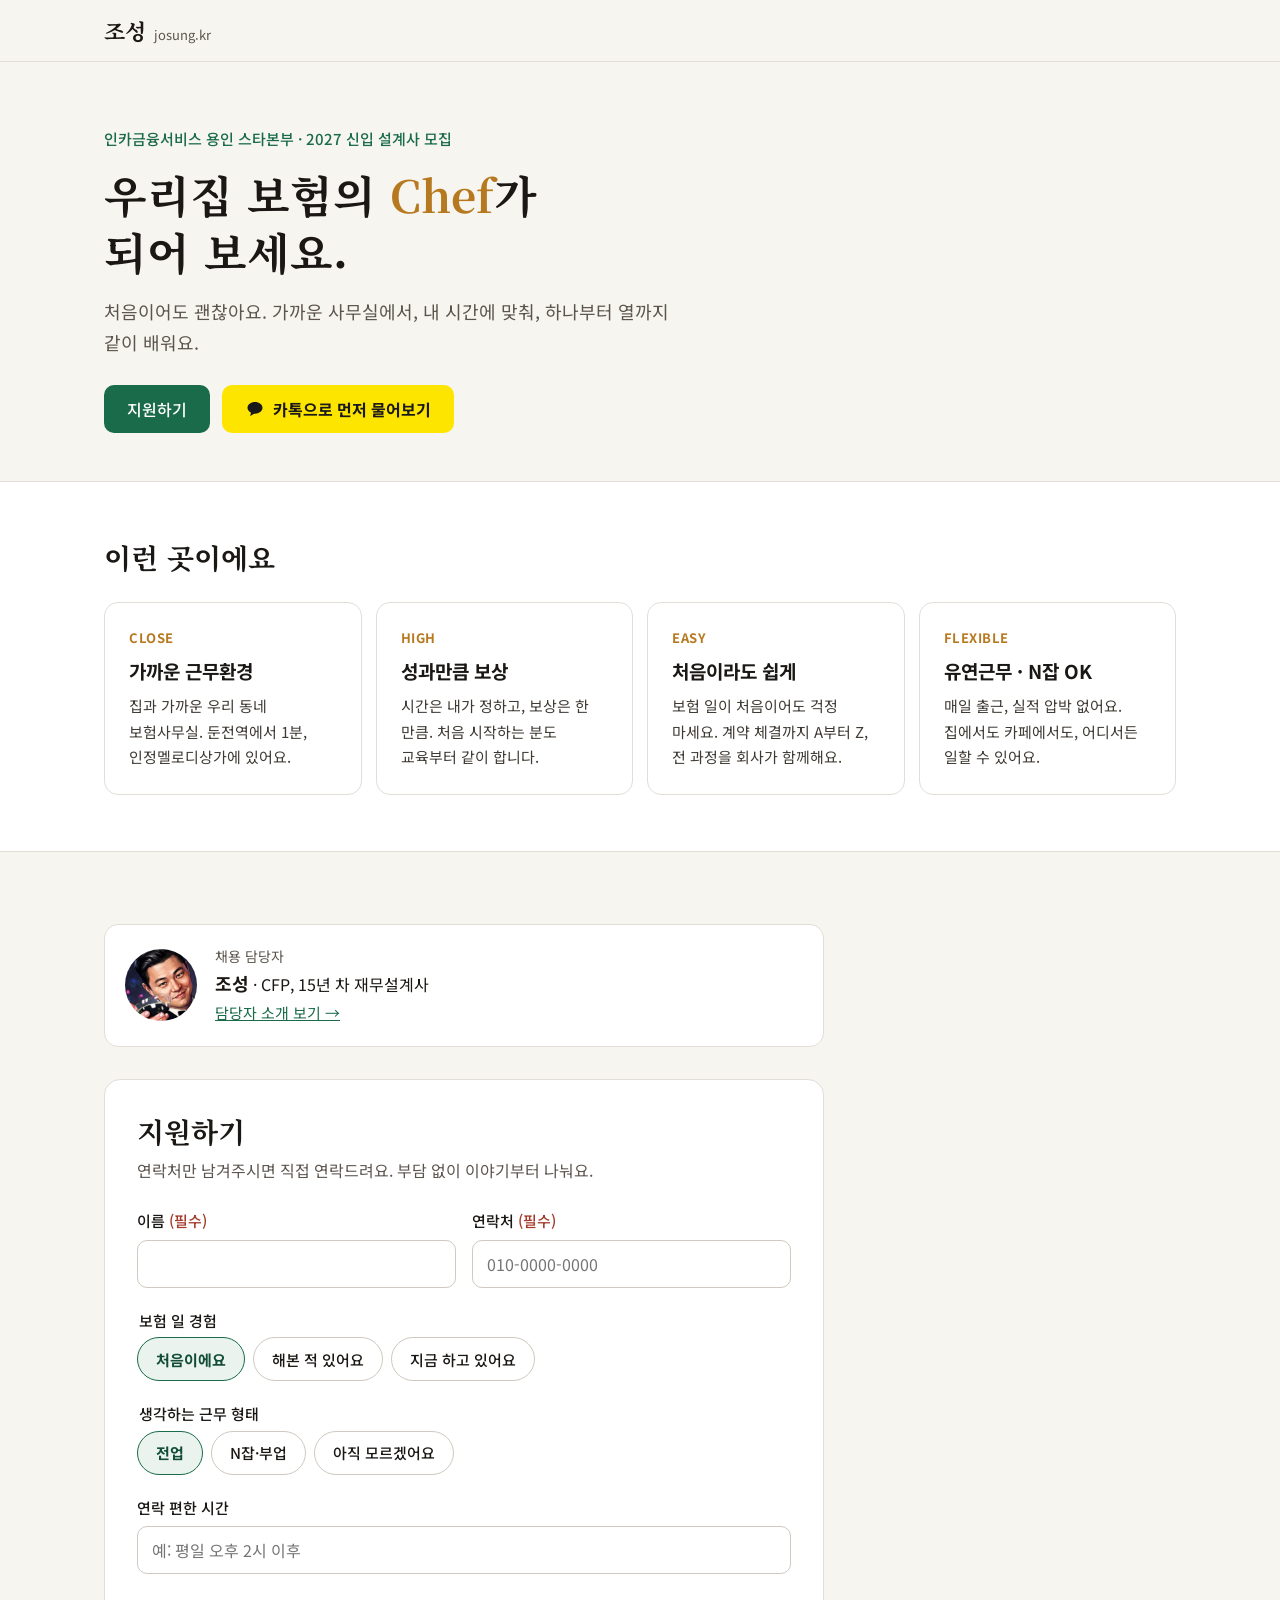
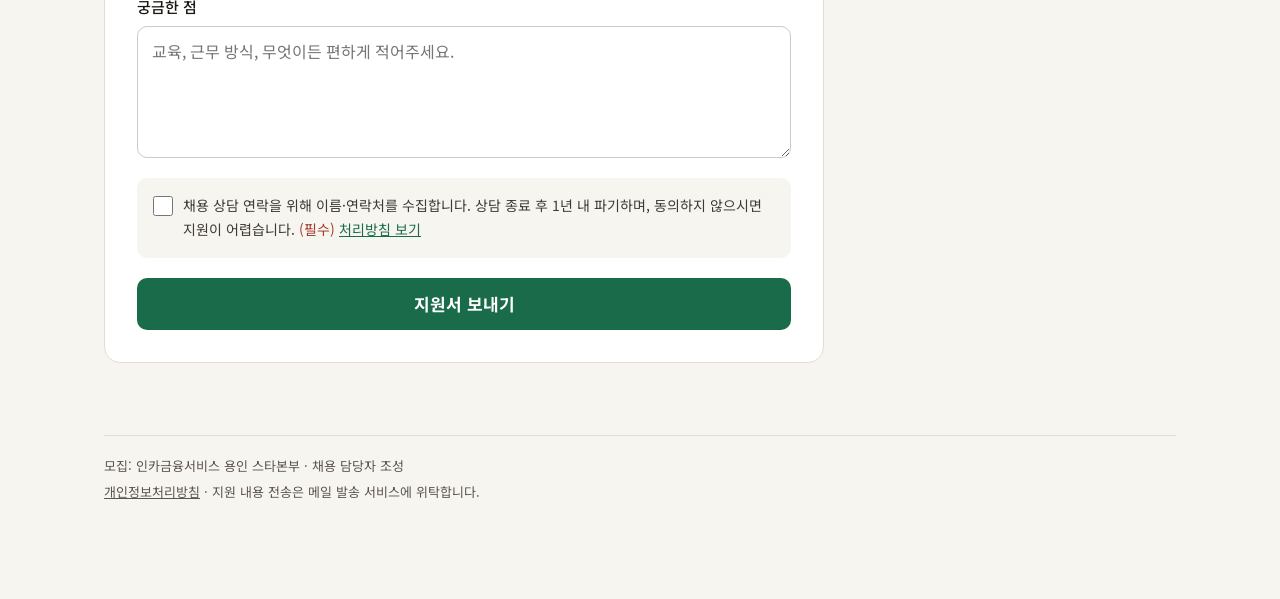
<file: join/index.html>
<!doctype html>
<html lang="ko">
<head>
<meta charset="utf-8">
<meta name="viewport" content="width=device-width, initial-scale=1">
<title>보험설계사 모집 · 인카금융서비스 용인 스타본부</title>
<meta name="description" content="우리집 보험의 Chef가 되어 보세요. 가까운 사무실, 성과만큼 보상, 처음부터 함께하는 교육, 유연근무와 N잡까지.">
<meta name="robots" content="noindex">
<meta property="og:title" content="보험설계사 모집 · 인카금융서비스 용인 스타본부">
<meta property="og:description" content="우리집 보험의 Chef가 되어 보세요. 처음이어도 괜찮아요.">
<meta property="og:url" content="https://josung.kr/join/">
<meta property="og:type" content="website">
<meta property="og:image" content="https://josung.kr/assets/og.jpg">
<link rel="preconnect" href="https://fonts.googleapis.com">
<link rel="preconnect" href="https://fonts.gstatic.com" crossorigin>
<link href="https://fonts.googleapis.com/css2?family=Noto+Serif+KR:wght@600;700&family=Noto+Sans+KR:wght@400;500;700&display=swap" rel="stylesheet">
<link rel="stylesheet" href="/assets/site.css?v=20261119">
<style>
.join-hero{padding:64px 0 48px}
.join-hero h1{margin:14px 0 16px;font-family:var(--serif);font-size:44px;line-height:1.3}
.join-hero h1 em{font-style:normal;color:#B7791F}
.join-hero .lead{margin:0 0 28px;font-size:18px;color:var(--text2);max-width:32em}
.perks{display:grid;grid-template-columns:repeat(auto-fit,minmax(240px,1fr));gap:14px}
.perk{padding:24px;border-radius:14px;background:var(--surface);border:1px solid var(--border);display:flex;flex-direction:column;gap:6px}
.perk .en{font-size:13px;font-weight:700;letter-spacing:.04em;color:#B7791F}
.perk h3{margin:0;font-size:19px}
.perk p{margin:0;color:var(--text-body);font-size:15px}
.recruiter{display:flex;align-items:center;gap:18px;padding:20px;border-radius:14px;background:var(--surface);border:1px solid var(--border)}
.recruiter img{width:72px;height:72px;border-radius:50%;object-fit:cover;flex:0 0 auto}
.recruiter p{margin:0}
.join-form{max-width:720px}
@media (max-width:640px){.join-hero{padding:40px 0 32px}.join-hero h1{font-size:32px}}
</style>
</head>
<body>

<header class="site-header">
<div class="wrap">
<a class="brand" href="/"><b>조성</b><span>josung.kr</span></a>
</div>
</header>

<main>
<section class="join-hero">
<div class="wrap">
<p class="eyebrow">인카금융서비스 용인 스타본부 · 2027 신입 설계사 모집</p>
<h1>우리집 보험의 <em>Chef</em>가<br>되어 보세요.</h1>
<p class="lead">처음이어도 괜찮아요. 가까운 사무실에서, 내 시간에 맞춰, 하나부터 열까지 같이 배워요.</p>
<div class="btns">
<a class="btn btn-primary" href="#apply-form">지원하기</a>
<a class="btn btn-kakao" href="https://pf.kakao.com/_ewmWX/chat" target="_blank" rel="noopener"><svg width="20" height="20" viewBox="0 0 24 24" aria-hidden="true"><path fill="currentColor" d="M12 3.5c-5 0-9 3.1-9 7 0 2.5 1.7 4.7 4.2 5.9l-.9 3.4c-.1.3.3.6.6.4l4-2.6h1.1c5 0 9-3.1 9-7s-4-7.1-9-7.1z"/></svg>카톡으로 먼저 물어보기</a>
</div>
</div>
</section>

<section class="band section" style="padding-top:56px;padding-bottom:56px">
<div class="wrap">
<h2 style="margin-bottom:24px">이런 곳이에요</h2>
<div class="perks">
<div class="perk"><span class="en">CLOSE</span><h3>가까운 근무환경</h3><p>집과 가까운 우리 동네 보험사무실. 둔전역에서 1분, 인정멜로디상가에 있어요.</p></div>
<div class="perk"><span class="en">HIGH</span><h3>성과만큼 보상</h3><p>시간은 내가 정하고, 보상은 한 만큼. 처음 시작하는 분도 교육부터 같이 합니다.</p></div>
<div class="perk"><span class="en">EASY</span><h3>처음이라도 쉽게</h3><p>보험 일이 처음이어도 걱정 마세요. 계약 체결까지 A부터 Z, 전 과정을 회사가 함께해요.</p></div>
<div class="perk"><span class="en">FLEXIBLE</span><h3>유연근무 · N잡 OK</h3><p>매일 출근, 실적 압박 없어요. 집에서도 카페에서도, 어디서든 일할 수 있어요.</p></div>
</div>
</div>
</section>

<section class="section">
<div class="wrap">
<div class="recruiter" style="max-width:720px;margin-bottom:32px">
<img src="/assets/host.webp" alt="" width="72" height="72">
<div>
<p class="muted" style="font-size:14px">채용 담당자</p>
<p><b style="font-size:18px">조성</b> · CFP, 15년 차 재무설계사</p>
<p><a href="/host/" style="font-size:15px">담당자 소개 보기 →</a></p>
</div>
</div>

<div class="form-card join-form" id="apply-form" style="scroll-margin-top:24px">
<div id="form-area">
<h2 style="margin:0 0 6px">지원하기</h2>
<p class="muted" style="margin:0 0 24px">연락처만 남겨주시면 직접 연락드려요. 부담 없이 이야기부터 나눠요.</p>
<form id="join-form" novalidate>
<input type="checkbox" name="botcheck" tabindex="-1" autocomplete="off" style="display:none">

<div class="row">
<div class="field">
<label for="f-name">이름 <span class="req">(필수)</span></label>
<input id="f-name" name="name" type="text" autocomplete="name">
<span class="err" id="e-name"></span>
</div>
<div class="field">
<label for="f-phone">연락처 <span class="req">(필수)</span></label>
<input id="f-phone" name="phone" type="tel" autocomplete="tel" inputmode="tel" placeholder="010-0000-0000">
<span class="err" id="e-phone"></span>
</div>
</div>

<fieldset class="field">
<legend>보험 일 경험</legend>
<div class="chips">
<label><input type="radio" name="career" value="처음이에요" checked><span>처음이에요</span></label>
<label><input type="radio" name="career" value="해본 적 있어요"><span>해본 적 있어요</span></label>
<label><input type="radio" name="career" value="지금 하고 있어요"><span>지금 하고 있어요</span></label>
</div>
</fieldset>

<fieldset class="field">
<legend>생각하는 근무 형태</legend>
<div class="chips">
<label><input type="radio" name="worktype" value="전업" checked><span>전업</span></label>
<label><input type="radio" name="worktype" value="N잡·부업"><span>N잡·부업</span></label>
<label><input type="radio" name="worktype" value="아직 모르겠어요"><span>아직 모르겠어요</span></label>
</div>
</fieldset>

<div class="field">
<label for="f-time">연락 편한 시간</label>
<input id="f-time" name="time" type="text" placeholder="예: 평일 오후 2시 이후">
</div>

<div class="field">
<label for="f-msg">궁금한 점</label>
<textarea id="f-msg" name="message" rows="4" placeholder="교육, 근무 방식, 무엇이든 편하게 적어주세요."></textarea>
</div>

<div class="consent">
<label for="f-agree">
<input id="f-agree" name="agree" type="checkbox">
<span>채용 상담 연락을 위해 이름·연락처를 수집합니다. 상담 종료 후 1년 내 파기하며, 동의하지 않으시면 지원이 어렵습니다. <span class="req">(필수)</span> <a href="/privacy/" target="_blank" rel="noopener">처리방침 보기</a></span>
</label>
<span class="err" id="e-agree" style="display:block;padding-left:30px"></span>
</div>

<span class="err" id="e-send" role="alert"></span>
<button type="submit" class="btn btn-primary submit" id="submit-btn">지원서 보내기</button>
</form>
</div>

<div class="done" id="done" hidden>
<span class="check"><svg width="28" height="28" viewBox="0 0 24 24" fill="none" stroke="#124D35" stroke-width="2" stroke-linecap="round" stroke-linejoin="round" aria-hidden="true"><path d="M5 12l5 5L20 7"/></svg></span>
<h2 tabindex="-1" id="done-title">지원 잘 받았습니다.</h2>
<p>확인하는 대로 직접 연락드릴게요. 궁금한 게 생기면 카톡으로 먼저 물어보셔도 돼요.</p>
<div class="btns">
<a class="btn btn-kakao" href="https://pf.kakao.com/_ewmWX/chat" target="_blank" rel="noopener">카톡으로 물어보기</a>
<a class="btn btn-ghost" href="/">josung.kr 둘러보기</a>
</div>
</div>
</div>
</div>
</section>
</main>

<footer class="site-footer" style="padding-top:0">
<div class="wrap">
<div class="legal">
<span>모집: 인카금융서비스 용인 스타본부 · 채용 담당자 조성</span>
<span><a href="/privacy/">개인정보처리방침</a> · 지원 내용 전송은 메일 발송 서비스에 위탁합니다.</span>
</div>
</div>
</footer>

<script>
(function () {
  var ACCESS_KEY = '9ae36a1b-7fcb-49e4-b308-b7d790eddc8b';
  var form = document.getElementById('join-form');

  function err(id, msg) { document.getElementById(id).textContent = msg || ''; }
  function val(name) { var el = form.elements[name]; return el ? String(el.value || '').trim() : ''; }
  ['f-name', 'f-phone'].forEach(function (id) {
    document.getElementById(id).addEventListener('input', function () { err('e-' + id.slice(2), ''); });
  });
  document.getElementById('f-agree').addEventListener('change', function () { err('e-agree', ''); });

  form.addEventListener('submit', function (e) {
    e.preventDefault();
    ['e-name', 'e-phone', 'e-agree', 'e-send'].forEach(function (id) { err(id, ''); });
    var first = null;
    if (!val('name')) { err('e-name', '이름을 적어주세요.'); first = first || 'f-name'; }
    if (!val('phone')) { err('e-phone', '연락받을 번호를 적어주세요.'); first = first || 'f-phone'; }
    if (!form.elements.agree.checked) { err('e-agree', '동의해주셔야 지원할 수 있어요.'); first = first || 'f-agree'; }
    if (first) { document.getElementById(first).focus(); return; }
    if (form.elements.botcheck.checked) return;

    var btn = document.getElementById('submit-btn');
    btn.disabled = true; btn.textContent = '보내는 중…';
    var payload = {
      access_key: ACCESS_KEY,
      subject: '[josung.kr 입사지원] ' + val('name'),
      from_name: 'josung.kr',
      '종류': '입사지원 (인카금융서비스 용인 스타본부)',
      '이름': val('name'), '연락처': val('phone'),
      '보험 일 경험': val('career'), '근무 형태': val('worktype'),
      '연락 편한 시간': val('time'), '궁금한 점': val('message')
    };
    fetch('https://api.web3forms.com/submit', {
      method: 'POST',
      headers: { 'Content-Type': 'application/json', 'Accept': 'application/json' },
      body: JSON.stringify(payload)
    }).then(function (r) { return r.json(); }).then(function (res) {
      if (!res || !res.success) throw new Error('fail');
      document.getElementById('form-area').hidden = true;
      document.getElementById('done').hidden = false;
      document.getElementById('done-title').focus();
    }).catch(function () {
      err('e-send', '전송이 잘 안 됐어요. 잠시 후 다시 시도하거나 카톡으로 말 걸어주세요.');
    }).then(function () {
      btn.disabled = false; btn.textContent = '지원서 보내기';
    });
  });
})();
</script>
<script data-goatcounter="https://josung.goatcounter.com/count" async src="https://gc.zgo.at/count.js"></script>
</body>
</html>
</file>
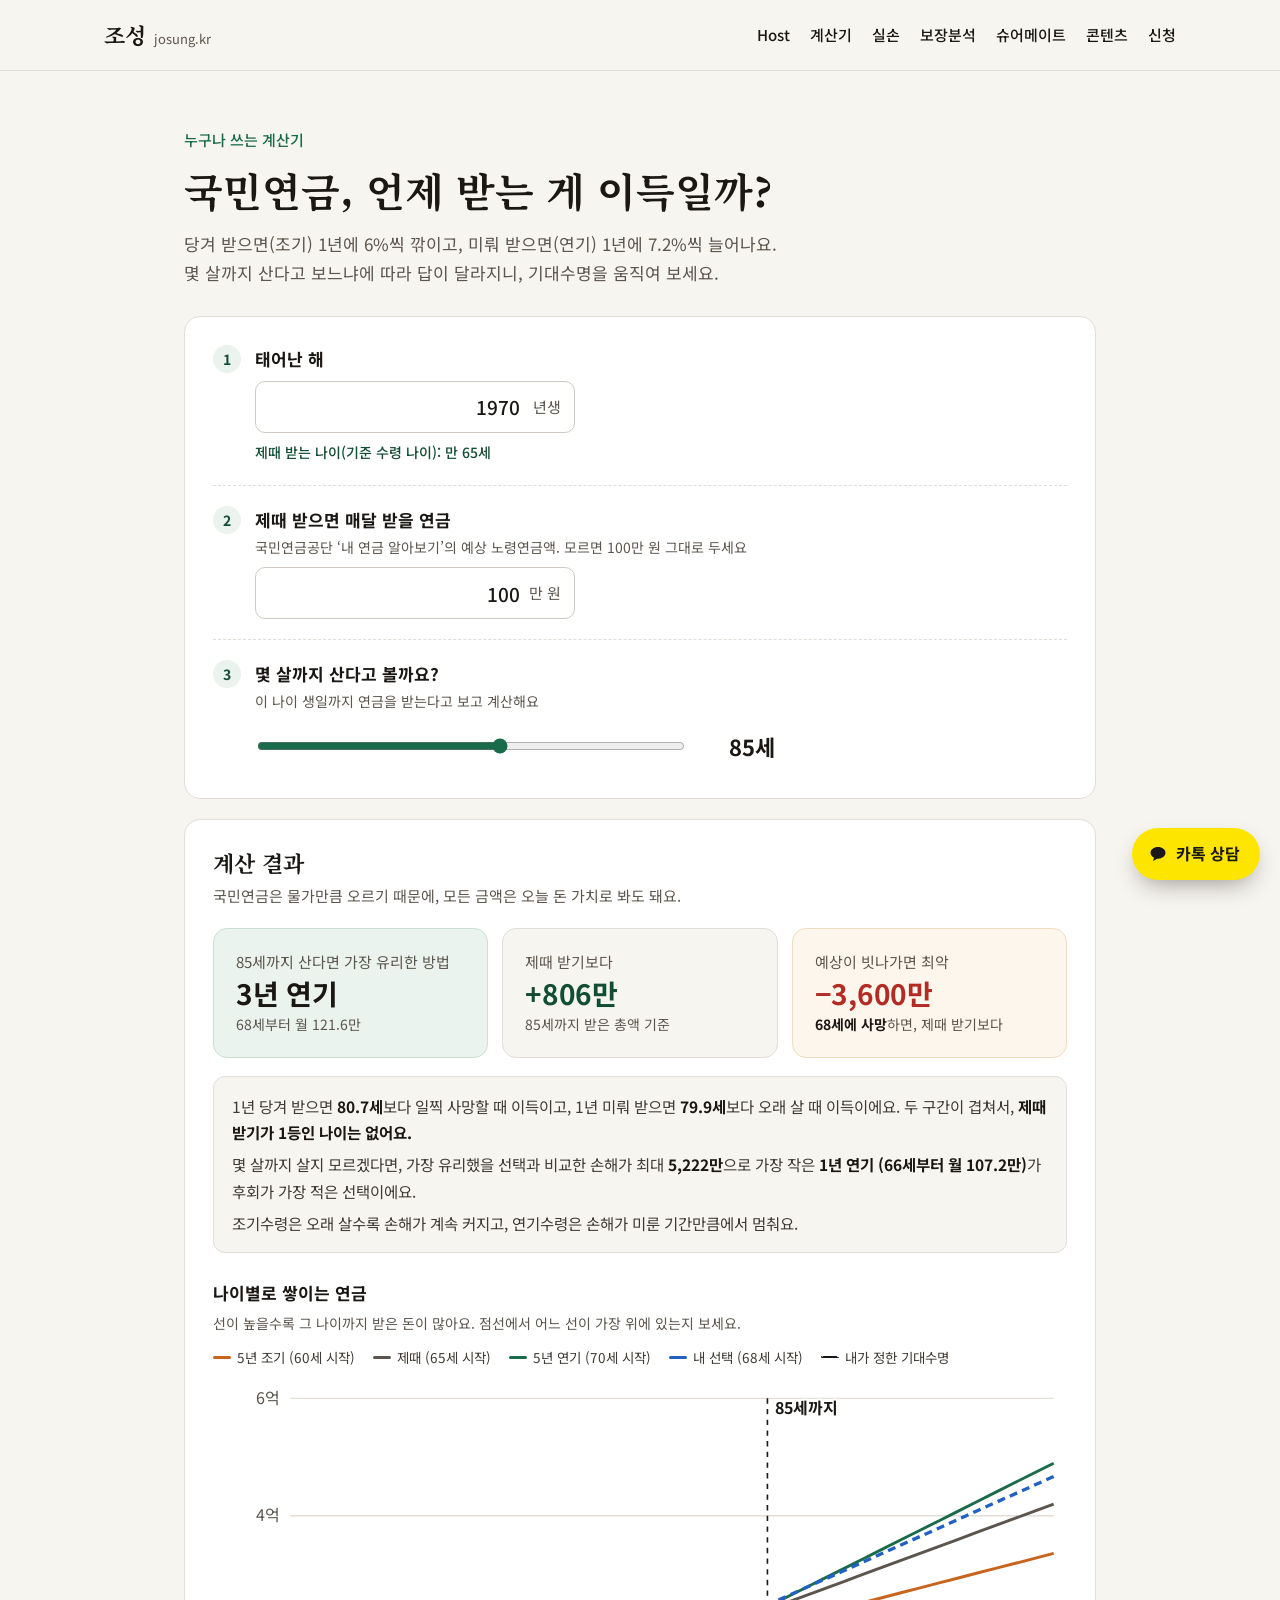
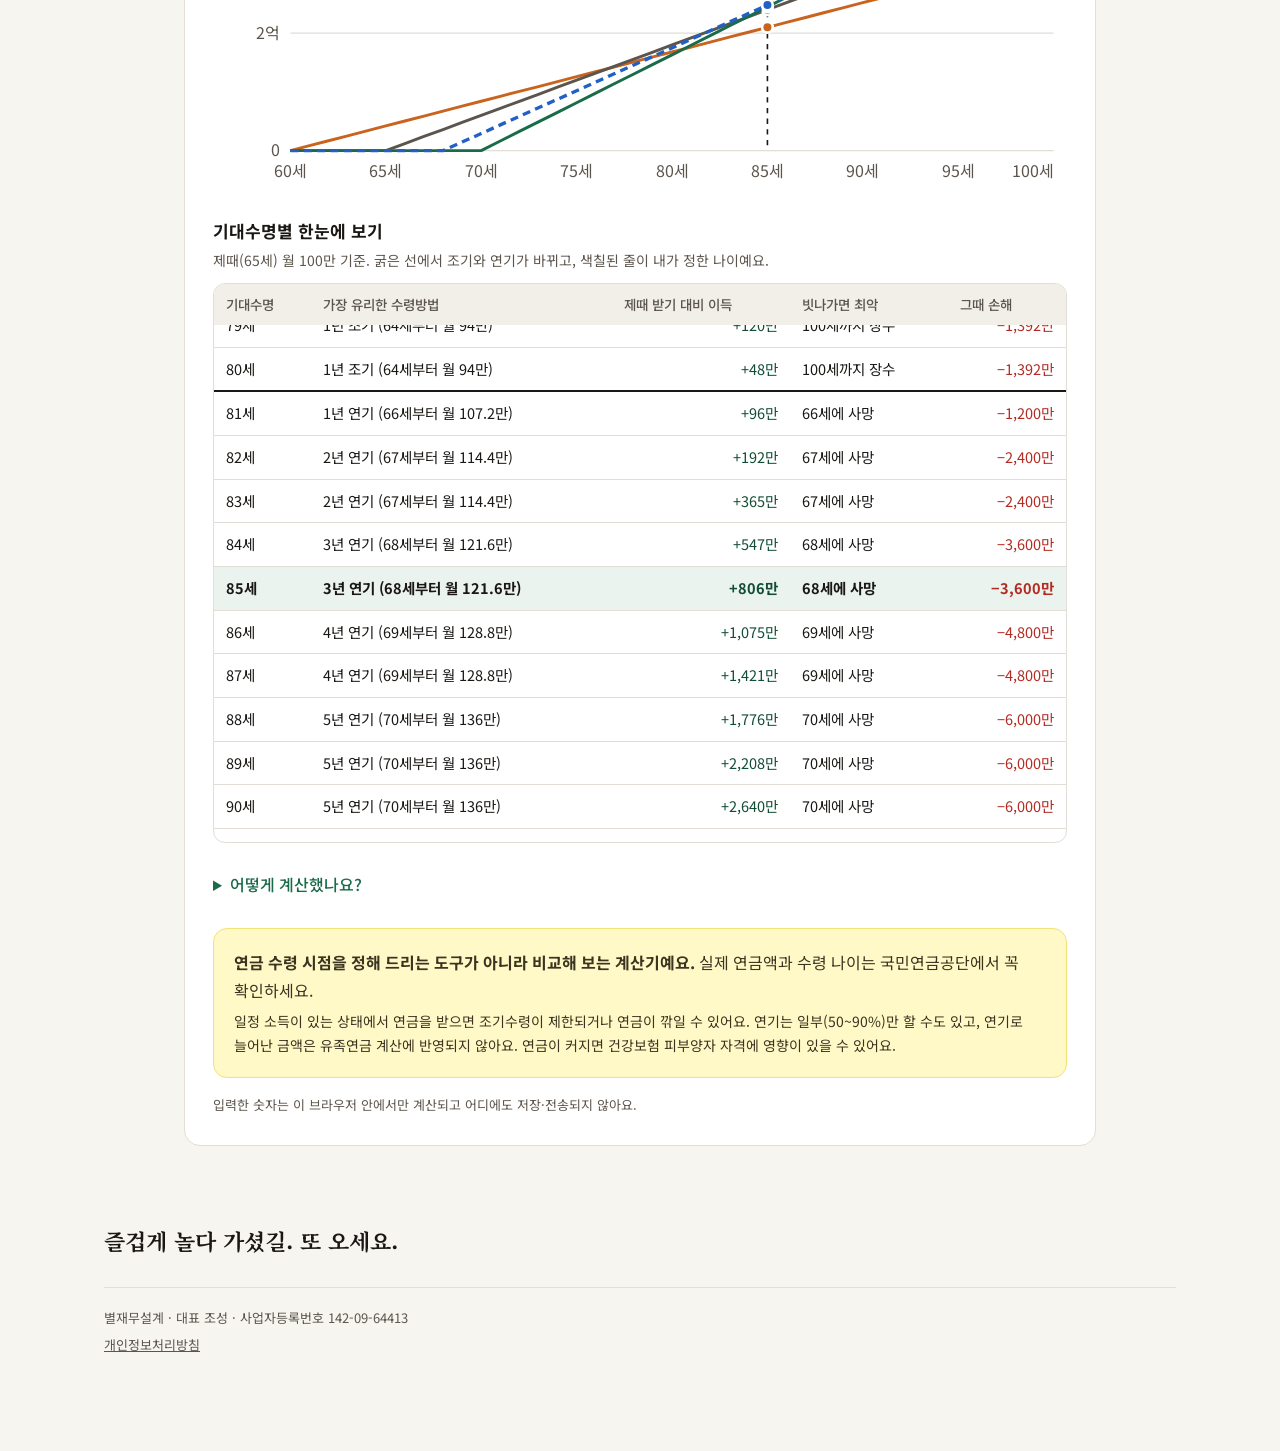
<file: pension/index.html>
<!doctype html>
<html lang="ko">
<head>
<meta charset="utf-8">
<meta name="viewport" content="width=device-width, initial-scale=1">
<title>국민연금, 언제 받는 게 이득일까? · josung.kr</title>
<meta name="description" content="국민연금을 당겨 받을지(조기) 미뤄 받을지(연기), 기대수명별로 가장 유리한 수령 시점과 예상이 빗나갔을 때의 최악 시나리오를 한 번에 비교해 드려요.">
<meta property="og:title" content="국민연금, 언제 받는 게 이득일까? · josung.kr">
<meta property="og:description" content="기대수명만 정하면 가장 유리한 수령 나이와, 빗나갔을 때 최악의 경우까지 보여드려요.">
<meta property="og:url" content="https://josung.kr/pension/">
<meta property="og:type" content="website">
<meta property="og:image" content="https://josung.kr/assets/og.jpg">
<link rel="preconnect" href="https://fonts.googleapis.com">
<link rel="preconnect" href="https://fonts.gstatic.com" crossorigin>
<link href="https://fonts.googleapis.com/css2?family=Noto+Serif+KR:wght@600;700&family=Noto+Sans+KR:wght@400;500;700&display=swap" rel="stylesheet">
<link rel="stylesheet" href="/assets/site.css?v=20261119">
<style>
.pn-hero{padding:56px 0 28px}
.pn-hero h1{margin:12px 0 14px;font-family:var(--serif);font-size:40px;line-height:1.3;text-wrap:balance}
.pn-hero .lead{margin:0;font-size:17px;color:var(--text2);max-width:36em}
.wrap.pn{max-width:960px}
.panel{background:var(--surface);border:1px solid var(--border);border-radius:16px;padding:28px;margin-bottom:20px}
.panel h2{margin:0 0 4px;font-family:var(--serif);font-size:22px;line-height:1.4}
.panel .sub{margin:0 0 20px;font-size:15px;color:var(--text2)}
.step{display:inline-flex;align-items:center;justify-content:center;width:28px;height:28px;border-radius:50%;background:var(--accent-light);color:var(--accent-dark);font:700 14px var(--sans)}

.items{list-style:none;margin:0;padding:0;display:flex;flex-direction:column}
.item{display:flex;gap:14px;padding:20px 0;border-top:1px dashed var(--border)}
.item:first-child{padding-top:0;border-top:0}
.item:last-child{padding-bottom:0}
.item .step{flex:0 0 auto}
.item .body{flex:1 1 auto;min-width:0;display:flex;flex-direction:column;gap:8px}
.q{display:block;margin:0;font-weight:700;font-size:17px;line-height:28px}
.q-sub{margin:-6px 0 0;font-size:14px;color:var(--text2)}
.num{position:relative;max-width:320px}
.num input{width:100%;min-height:52px;padding:0 54px 0 14px;border:1px solid var(--border2);border-radius:10px;background:#fff;color:var(--text);font:500 19px var(--sans);text-align:right;font-variant-numeric:tabular-nums}
.num input:focus{outline:2px solid var(--accent);outline-offset:1px;border-color:var(--accent)}
.num .u{position:absolute;right:14px;top:50%;transform:translateY(-50%);color:var(--text2);font-size:15px;pointer-events:none}
.hint{margin:0;font-size:14px;color:var(--accent-dark);font-weight:500}

.range-row{display:flex;align-items:center;gap:16px;max-width:520px}
.range-row input[type=range]{flex:1 1 auto;accent-color:var(--accent);height:44px}
.range-row output{flex:0 0 auto;min-width:72px;font:700 22px var(--sans);text-align:right;font-variant-numeric:tabular-nums}

.big{display:grid;grid-template-columns:repeat(auto-fit,minmax(220px,1fr));gap:14px}
.card2{padding:20px 22px;border-radius:14px;border:1px solid var(--border);background:var(--bg);min-width:0}
.card2.me{background:var(--accent-light);border-color:#C9E0D3}
.card2.warn{background:#FDF6EC;border-color:#F0DDBF}
.card2 .lbl{display:block;font-size:15px;color:var(--text2)}
.card2 .val{display:block;font-size:28px;font-weight:700;line-height:1.35;font-variant-numeric:tabular-nums;letter-spacing:-.01em}
.card2 .note{display:block;font-size:14px;color:var(--text2)}
.card2 .note b{color:var(--text)}
.plus{color:var(--accent-dark)}
.minus{color:#B32B23}

.say{margin:18px 0 0;padding:16px 18px;border-radius:12px;background:var(--bg);border:1px solid var(--border);font-size:15.5px;color:var(--text-body)}
.say p{margin:0}
.say p + p{margin-top:6px}
.say b{color:var(--text);font-variant-numeric:tabular-nums}

.chart{margin-top:26px}
.chart h3,.full h3{margin:0 0 4px;font-size:17px}
.chart .cap,.full .cap{margin:0 0 10px;font-size:14px;color:var(--text2)}
.legend{display:flex;flex-wrap:wrap;gap:4px 18px;margin:0 0 8px;padding:0;list-style:none;font-size:13.5px;color:var(--text-body)}
.legend li{display:flex;align-items:center;gap:6px}
.legend i{display:inline-block;width:18px;height:3px;border-radius:2px}
.chart-box svg{display:block;width:100%;height:auto}
.chart-box text{font-family:var(--sans);font-variant-numeric:tabular-nums;paint-order:stroke;stroke:#fff;stroke-width:3px;stroke-linejoin:round}

.full{margin-top:26px}
.tbl-wrap{position:relative;overflow-x:auto;-webkit-overflow-scrolling:touch;max-height:560px;overflow-y:auto;border:1px solid var(--border);border-radius:12px}
.pn-tbl{width:100%;border-collapse:collapse;font-size:14.5px;font-variant-numeric:tabular-nums}
.pn-tbl th,.pn-tbl td{padding:9px 12px;border-bottom:1px solid var(--border);text-align:left;white-space:nowrap}
.pn-tbl thead th{position:sticky;top:0;z-index:1;font-weight:500;font-size:13.5px;color:var(--text2);background:var(--surface2)}
.pn-tbl td.r{text-align:right}
.pn-tbl tr.sel td{background:var(--accent-light);font-weight:700}
.pn-tbl tr.flip td{border-top:2px solid var(--text)}
.pn-tbl td.plus{color:var(--accent-dark)}
.pn-tbl td.minus{color:#B32B23}

details.calc{margin-top:22px}
details.calc summary{cursor:pointer;color:var(--accent);font-weight:500;padding:6px 0}
.calc-box{margin-top:8px;padding:18px 20px;border-radius:12px;background:var(--bg);border:1px solid var(--border);font-size:15px;color:var(--text-body)}
.calc-box dl{margin:0;display:grid;gap:14px}
.calc-box dt{font-weight:700;color:var(--text)}
.calc-box dd{margin:2px 0 0}
.calc-box code{font-family:var(--sans);font-weight:500;background:var(--surface);border:1px solid var(--border);border-radius:6px;padding:1px 7px;white-space:nowrap}

.disc{margin-top:24px;padding:20px;border-radius:14px;background:#FFF9C7;border:1px solid #F2E27A}
.disc p{margin:0;color:#3A3420}
.disc p + p{margin-top:6px;font-size:14px}

@media (max-width:640px){
  .pn-hero{padding:40px 0 20px}
  .pn-hero h1{font-size:30px}
  .panel{padding:20px 16px}
  .wrap.pn{padding:0 16px}
  .card2 .val{font-size:24px}
  .item{gap:10px}
  .pn-tbl{font-size:13.5px}
  .pn-tbl th,.pn-tbl td{padding:8px 9px}
}
</style>
</head>
<body>

<header class="site-header">
<div class="wrap">
<a class="brand" href="/"><b>조성</b><span>josung.kr</span></a>
<nav class="nav" aria-label="주 메뉴">
<a href="/host/">Host</a>
<a href="/#tools">계산기</a>
<a href="/silson/">실손</a>
<a href="/coverage/">보장분석</a>
<a href="/#suremate">슈어메이트</a>
<a href="/#contents">콘텐츠</a>
<a href="/apply/">신청</a>
</nav>
</div>
</header>

<main>
<section class="pn-hero">
<div class="wrap pn">
<p class="eyebrow">누구나 쓰는 계산기</p>
<h1>국민연금, 언제 받는 게 이득일까?</h1>
<p class="lead">당겨 받으면(조기) 1년에 6%씩 깎이고, 미뤄 받으면(연기) 1년에 7.2%씩 늘어나요. 몇 살까지 산다고 보느냐에 따라 답이 달라지니, 기대수명을 움직여 보세요.</p>
</div>
</section>

<div class="wrap pn">

<!-- 입력 -->
<section class="panel" aria-label="입력">
<ol class="items">
<li class="item">
<span class="step" aria-hidden="true">1</span>
<div class="body">
<label class="q" for="in-y">태어난 해</label>
<div class="num"><input id="in-y" type="text" inputmode="numeric" autocomplete="off" maxlength="4" value="1970"><span class="u">년생</span></div>
<p class="hint" id="base-hint"></p>
</div>
</li>
<li class="item">
<span class="step" aria-hidden="true">2</span>
<div class="body">
<label class="q" for="in-m">제때 받으면 매달 받을 연금</label>
<p class="q-sub">국민연금공단 ‘내 연금 알아보기’의 예상 노령연금액. 모르면 100만 원 그대로 두세요</p>
<div class="num"><input id="in-m" type="text" inputmode="numeric" autocomplete="off" maxlength="5" value="100"><span class="u">만 원</span></div>
</div>
</li>
<li class="item">
<span class="step" aria-hidden="true">3</span>
<div class="body">
<label class="q" for="in-d">몇 살까지 산다고 볼까요?</label>
<p class="q-sub">이 나이 생일까지 연금을 받는다고 보고 계산해요</p>
<div class="range-row"><input id="in-d" type="range" min="65" max="100" step="1" value="85"><output id="out-d" for="in-d">85세</output></div>
</div>
</li>
</ol>
</section>

<!-- 결과 -->
<section class="panel" aria-labelledby="h-res" aria-live="polite">
<h2 id="h-res">계산 결과</h2>
<p class="sub">국민연금은 물가만큼 오르기 때문에, 모든 금액은 오늘 돈 가치로 봐도 돼요.</p>
<div id="result"></div>

<div class="disc">
<p><b>연금 수령 시점을 정해 드리는 도구가 아니라 비교해 보는 계산기예요.</b> 실제 연금액과 수령 나이는 국민연금공단에서 꼭 확인하세요.</p>
<p>일정 소득이 있는 상태에서 연금을 받으면 조기수령이 제한되거나 연금이 깎일 수 있어요. 연기는 일부(50~90%)만 할 수도 있고, 연기로 늘어난 금액은 유족연금 계산에 반영되지 않아요. 연금이 커지면 건강보험 피부양자 자격에 영향이 있을 수 있어요.</p>
</div>
<p class="muted" style="margin:16px 0 0;font-size:13px">입력한 숫자는 이 브라우저 안에서만 계산되고 어디에도 저장·전송되지 않아요.</p>
</section>

</div>
</main>

<a class="kakao-fab" href="https://pf.kakao.com/_ewmWX/chat" target="_blank" rel="noopener" aria-label="카카오톡으로 바로 채팅하기"><svg width="20" height="20" viewBox="0 0 24 24" aria-hidden="true"><path fill="currentColor" d="M12 3.5c-5 0-9 3.1-9 7 0 2.5 1.7 4.7 4.2 5.9l-.9 3.4c-.1.3.3.6.6.4l4-2.6h1.1c5 0 9-3.1 9-7s-4-7.1-9-7.1z"/></svg><span>카톡 상담</span></a>

<footer class="site-footer">
<div class="wrap">
<p class="bye">즐겁게 놀다 가셨길. 또 오세요.</p>
<div class="legal">
<span>별재무설계 · 대표 조성 · 사업자등록번호 142-09-64413</span>
<span><a href="/privacy/">개인정보처리방침</a></span>
</div>
</div>
</footer>

<script>
(function () {
  var EARLY = 0.06, LATE = 0.072, SPAN = 5, MAXAGE = 100;
  var $ = function (id) { return document.getElementById(id); };
  var inY = $('in-y'), inM = $('in-m'), inD = $('in-d'), outD = $('out-d'), box = $('result');

  /* ---------- 도우미 ---------- */
  function digits(el) { return Number(String(el.value).replace(/[^\d]/g, '')) || 0; }
  function man(n) {                                  // 만 원 단위 숫자 → "1억 2,345만"
    var v = Math.round(Math.abs(n)), eok = Math.floor(v / 10000), rest = v % 10000, s = '';
    if (eok) s += eok + '억' + (rest ? ' ' : '');
    if (rest || !eok) s += rest.toLocaleString('ko-KR') + '만';
    return s;
  }
  function signed(n) { n = Math.round(n); return n > 0 ? '+' + man(n) : n < 0 ? '−' + man(n) : '±0만'; }
  function monthly(n) { var r = Math.round(n * 10) / 10; return r.toLocaleString('ko-KR', { maximumFractionDigits: 1 }) + '만'; }

  /* ---------- 국민연금 규칙 ----------
     기준 수령 나이(출생연도별) 1953~56: 61세, 57~60: 62세, 61~64: 63세, 65~68: 64세, 69~: 65세
     조기: 1년 당길 때마다 6% 감액(최대 5년), 연기: 1년 미룰 때마다 7.2% 가산(최대 5년) */
  function baseAge(y) {
    if (y <= 1952) return 60;
    if (y <= 1956) return 61;
    if (y <= 1960) return 62;
    if (y <= 1964) return 63;
    if (y <= 1968) return 64;
    return 65;
  }
  function rate(k) { return k < 0 ? 1 + EARLY * k : 1 + LATE * k; }   // k: 기준 대비 시작 나이 차이(−5~+5)
  // 시작 나이 s, 사망(마지막 생일) 나이 D까지 받은 누적액(만 원)
  function cum(B, M, s, D) { return Math.max(0, (D - s) * 12) * M * rate(s - B); }
  function label(B, M, s) {
    var k = s - B;
    if (!k) return '제때 받기 (' + s + '세부터 월 ' + monthly(M) + ')';
    return (k < 0 ? (-k) + '년 조기' : k + '년 연기') + ' (' + s + '세부터 월 ' + monthly(M * rate(k)) + ')';
  }
  function bestFor(B, M, D) {
    var best = B - SPAN, bv = -1;
    for (var s = B - SPAN; s <= B + SPAN; s++) { var v = cum(B, M, s, D); if (v > bv + 1e-9) { bv = v; best = s; } }
    return best;
  }
  // 시작 나이 s를 고른 뒤 실제 사망 나이가 B~100 사이 어디든 될 때, 제때 받기 대비 가장 나쁜 결과
  function worstFor(B, M, s) {
    var w = 0, wd = B;
    for (var D = B; D <= MAXAGE; D++) { var d = cum(B, M, s, D) - cum(B, M, B, D); if (d < w - 1e-9) { w = d; wd = D; } }
    return { loss: w, age: wd };
  }
  // 사망 나이를 모를 때 '가장 유리했을 선택 대비 최대 후회'가 가장 작은 시작 나이
  function minRegret(B, M) {
    var bestS = B, bestR = Infinity;
    for (var s = B - SPAN; s <= B + SPAN; s++) {
      var r = 0;
      for (var D = B; D <= MAXAGE; D++) r = Math.max(r, cum(B, M, bestFor(B, M, D), D) - cum(B, M, s, D));
      if (r < bestR - 1e-9) { bestR = r; bestS = s; }
    }
    return { s: bestS, regret: bestR };
  }
  // 1년 조기·1년 연기의 손익분기(연 단위, 소수)
  // 1년 조기: 0.94 × (x + 1) = x → x = 0.94 ÷ 0.06,  1년 연기: 1.072 × (x − 1) = x → x = 1.072 ÷ 0.072  (x = 사망 나이 − 기준 나이)
  function breakEven(B, k) { return k < 0 ? B + rate(-1) / EARLY : B + rate(1) / LATE; }
  function parts(B, M, s) {
    var k = s - B;
    return { main: !k ? '제때 받기' : (k < 0 ? (-k) + '년 조기' : k + '년 연기'), sub: s + '세부터 월 ' + monthly(M * rate(k)) };
  }

  /* ---------- 차트 ---------- */
  function niceStep(max, n) {
    var raw = max / n, p = Math.pow(10, Math.floor(Math.log10(raw))), m = raw / p;
    return (m <= 1 ? 1 : m <= 2 ? 2 : m <= 2.5 ? 2.5 : m <= 5 ? 5 : 10) * p;
  }
  function chart(B, M, D, pick) {
    var narrow = (box.clientWidth || 640) < 520;
    var W = narrow ? 380 : 640, H = narrow ? 270 : 310, L = narrow ? 46 : 58, R = 10, T = 16, Bm = 30;
    var iw = W - L - R, ih = H - T - Bm, x0 = B - SPAN, x1 = MAXAGE;
    var lines = [
      { s: B - SPAN, c: '#C8641E', n: '5년 조기' },
      { s: B, c: '#5C554D', n: '제때' },
      { s: B + SPAN, c: '#1A6B4A', n: '5년 연기' }
    ];
    if (pick !== B - SPAN && pick !== B && pick !== B + SPAN) lines.push({ s: pick, c: '#2160C4', n: '내 선택', dash: true });
    var top = 0; lines.forEach(function (l) { top = Math.max(top, cum(B, M, l.s, x1)); });
    var ys = niceStep(top, 4); top = Math.ceil(top / ys) * ys;
    function X(a) { return L + (a - x0) / (x1 - x0) * iw; }
    function Y(v) { return T + ih - v / top * ih; }
    var g = '';
    for (var v = 0; v <= top + 1e-6; v += ys) {
      g += '<line x1="' + L + '" x2="' + (W - R) + '" y1="' + Y(v).toFixed(1) + '" y2="' + Y(v).toFixed(1) + '" stroke="#E2DDD6" stroke-width="1"/>';
      g += '<text x="' + (L - 8) + '" y="' + (Y(v) + 4).toFixed(1) + '" text-anchor="end" font-size="12" fill="#5C554D">' + (v ? man(v) : '0') + '</text>';
    }
    var xs = narrow ? 10 : 5;
    for (var a = Math.ceil(x0 / xs) * xs; a <= x1; a += xs) {
      g += '<text x="' + X(a).toFixed(1) + '" y="' + (H - 10) + '" text-anchor="' + (a === x1 ? 'end' : 'middle') + '" font-size="12" fill="#5C554D">' + a + '세</text>';
    }
    // 기대수명 세로선
    g += '<line x1="' + X(D).toFixed(1) + '" x2="' + X(D).toFixed(1) + '" y1="' + T + '" y2="' + (T + ih) + '" stroke="#1A1714" stroke-width="1.2" stroke-dasharray="4 4"/>';
    g += '<text x="' + (X(D) + (X(D) > W - 90 ? -6 : 6)).toFixed(1) + '" y="' + (T + 12) + '" text-anchor="' + (X(D) > W - 90 ? 'end' : 'start') + '" font-size="12" font-weight="700" fill="#1A1714">' + D + '세까지</text>';
    var p = '';
    lines.forEach(function (l) {
      var d = 'M' + X(x0).toFixed(1) + ' ' + Y(0).toFixed(1);
      for (var age = x0; age <= x1; age++) d += 'L' + X(age).toFixed(1) + ' ' + Y(cum(B, M, l.s, age)).toFixed(1);
      p += '<path d="' + d + '" fill="none" stroke="' + l.c + '" stroke-width="' + (l.dash ? 2.5 : 2.2) + '"' + (l.dash ? ' stroke-dasharray="6 4"' : '') + ' stroke-linejoin="round"/>';
      var vy = cum(B, M, l.s, D);
      p += '<circle cx="' + X(D).toFixed(1) + '" cy="' + Y(vy).toFixed(1) + '" r="4" fill="' + l.c + '" stroke="#fff" stroke-width="2"/>';
    });
    var leg = '<ul class="legend">' + lines.map(function (l) { return '<li><i style="background:' + l.c + '"></i>' + l.n + ' (' + l.s + '세 시작)</li>'; }).join('') + '<li><i style="background:none;border-top:2px dashed #1A1714;height:0"></i>내가 정한 기대수명</li></ul>';
    return leg + '<div class="chart-box"><svg viewBox="0 0 ' + W + ' ' + H + '" role="img" aria-label="수령 시작 나이별 누적 연금 그래프">' + g + p + '</svg></div>';
  }

  /* ---------- 그리기 ---------- */
  function render() {
    var y = digits(inY), M = digits(inM);
    var okY = y >= 1950 && y <= 2010;
    var B = okY ? baseAge(y) : 65;
    $('base-hint').textContent = okY ? '제때 받는 나이(기준 수령 나이): 만 ' + B + '세' : '태어난 해를 4자리로 넣어 주세요';
    inD.min = B; if (Number(inD.value) < B) inD.value = B;
    var D = Number(inD.value); outD.textContent = D + '세';
    if (!okY || !M) { box.innerHTML = '<div class="say"><p>태어난 해와 예상 연금액을 넣으면 결과가 나와요.</p></div>'; return; }

    var pick = bestFor(B, M, D), gain = cum(B, M, pick, D) - cum(B, M, B, D), worst = worstFor(B, M, pick);
    var mr = minRegret(B, M);
    var be1 = breakEven(B, -1), be2 = breakEven(B, 1);

    var h = '<div class="big">';
    var pp = parts(B, M, pick);
    h += '<div class="card2 me"><span class="lbl">' + D + '세까지 산다면 가장 유리한 방법</span><span class="val">' + pp.main + '</span><span class="note">' + pp.sub + '</span></div>';
    h += '<div class="card2"><span class="lbl">제때 받기보다</span><span class="val ' + (gain > 0 ? 'plus' : '') + '">' + signed(gain) + '</span><span class="note">' + D + '세까지 받은 총액 기준</span></div>';
    h += '<div class="card2 warn"><span class="lbl">예상이 빗나가면 최악</span><span class="val ' + (worst.loss < 0 ? 'minus' : '') + '">' + signed(worst.loss) + '</span><span class="note">' + (worst.loss < 0 ? (pick < B ? '<b>' + worst.age + '세까지 장수</b>하면, 제때 받기보다' : '<b>' + worst.age + '세에 사망</b>하면, 제때 받기보다') : '어떤 경우에도 제때 받기보다 적지 않아요') + '</span></div>';
    h += '</div>';

    h += '<div class="say">';
    h += '<p>1년 당겨 받으면 <b>' + be1.toFixed(1) + '세</b>보다 일찍 사망할 때 이득이고, 1년 미뤄 받으면 <b>' + be2.toFixed(1) + '세</b>보다 오래 살 때 이득이에요. 두 구간이 겹쳐서, <b>제때 받기가 1등인 나이는 없어요.</b></p>';
    h += '<p>몇 살까지 살지 모르겠다면, 가장 유리했을 선택과 비교한 손해가 최대 <b>' + man(mr.regret) + '</b>으로 가장 작은 <b>' + label(B, M, mr.s) + '</b>가 후회가 가장 적은 선택이에요.</p>';
    h += '<p>조기수령은 오래 살수록 손해가 계속 커지고, 연기수령은 손해가 미룬 기간만큼에서 멈춰요.</p>';
    h += '</div>';

    h += '<div class="chart"><h3>나이별로 쌓이는 연금</h3><p class="cap">선이 높을수록 그 나이까지 받은 돈이 많아요. 점선에서 어느 선이 가장 위에 있는지 보세요.</p>' + chart(B, M, D, pick) + '</div>';

    // 전체 표
    h += '<div class="full"><h3>기대수명별 한눈에 보기</h3><p class="cap">제때(' + B + '세) 월 ' + monthly(M) + ' 기준. 굵은 선에서 조기와 연기가 바뀌고, 색칠된 줄이 내가 정한 나이예요.</p>';
    h += '<div class="tbl-wrap"><table class="pn-tbl"><thead><tr><th>기대수명</th><th>가장 유리한 수령방법</th><th class="r">제때 받기 대비 이득</th><th>빗나가면 최악</th><th class="r">그때 손해</th></tr></thead><tbody>';
    var prevSide = null;
    for (var a = B; a <= MAXAGE; a++) {
      var s = bestFor(B, M, a), gn = cum(B, M, s, a) - cum(B, M, B, a), w = worstFor(B, M, s), side = s < B ? 'e' : 'l';
      var cls = [];
      if (a === D) cls.push('sel');
      if (prevSide && side !== prevSide) cls.push('flip');
      prevSide = side;
      var wtxt = w.loss < 0 ? (s < B ? w.age + '세까지 장수' : w.age + '세에 사망') : '–';
      h += '<tr' + (cls.length ? ' class="' + cls.join(' ') + '"' : '') + '><td>' + a + '세</td><td>' + label(B, M, s) + '</td><td class="r plus">' + signed(gn) + '</td><td>' + wtxt + '</td><td class="r minus">' + (w.loss < 0 ? signed(w.loss) : '–') + '</td></tr>';
    }
    h += '</tbody></table></div></div>';

    h += '<details class="calc"><summary>어떻게 계산했나요?</summary><div class="calc-box"><dl>';
    h += '<dt>기준 수령 나이</dt><dd>1965~1968년생은 만 64세, 1969년생부터는 만 65세예요(이전 출생연도는 더 빨라요).</dd>';
    h += '<dt>조기 · 연기</dt><dd>최대 5년까지 당기거나 미룰 수 있어요. 당기면 1년에 6%씩 깎이고(5년이면 70%), 미루면 1년에 7.2%씩 늘어나요(5년이면 136%). 한 번 정한 비율은 평생 그대로예요.</dd>';
    h += '<dt>누적 수령액</dt><dd><code>(사망 나이 − 시작 나이) × 12개월 × 월 연금액</code>. 정한 나이의 생일까지 받는다고 봐요.</dd>';
    h += '<dt>시간가치를 넣지 않은 이유</dt><dd>국민연금은 해마다 물가만큼 올라서 금액이 이미 오늘 돈 가치로 맞춰져 있어요. 받은 돈을 굴려 물가보다 높은 수익을 꾸준히 낼 수 있다면, 손익분기가 2~3년쯤 뒤로 밀려요.</dd>';
    h += '<dt>빗나가면 최악</dt><dd>그 방법을 고른 뒤 실제 사망 나이가 ' + B + '~' + MAXAGE + '세 사이 어디가 되든, 제때 받기와 비교해 가장 손해가 큰 경우예요. 조기는 오래 살 때, 연기는 받기 시작하기 직전에 사망할 때 가장 나빠요.</dd>';
    h += '</dl></div></details>';

    box.innerHTML = h;
    var sel = box.querySelector('tr.sel'), tw = box.querySelector('.tbl-wrap');   // 내가 정한 나이 줄이 표 가운데 오게
    if (sel && tw) tw.scrollTop = Math.max(0, sel.offsetTop - tw.clientHeight / 2);
  }
  function fmt(el) { var raw = String(el.value).replace(/[^\d]/g, ''); el.value = raw ? (el === inY ? raw : Number(raw).toLocaleString('ko-KR')) : ''; }
  inY.addEventListener('input', function () { fmt(inY); render(); });
  inM.addEventListener('input', function () { fmt(inM); render(); });
  inD.addEventListener('input', render);
  var rt; window.addEventListener('resize', function () { clearTimeout(rt); rt = setTimeout(render, 150); });
  render();
})();
</script>
<script data-goatcounter="https://josung.goatcounter.com/count" async src="https://gc.zgo.at/count.js"></script>
</body>
</html>
</file>
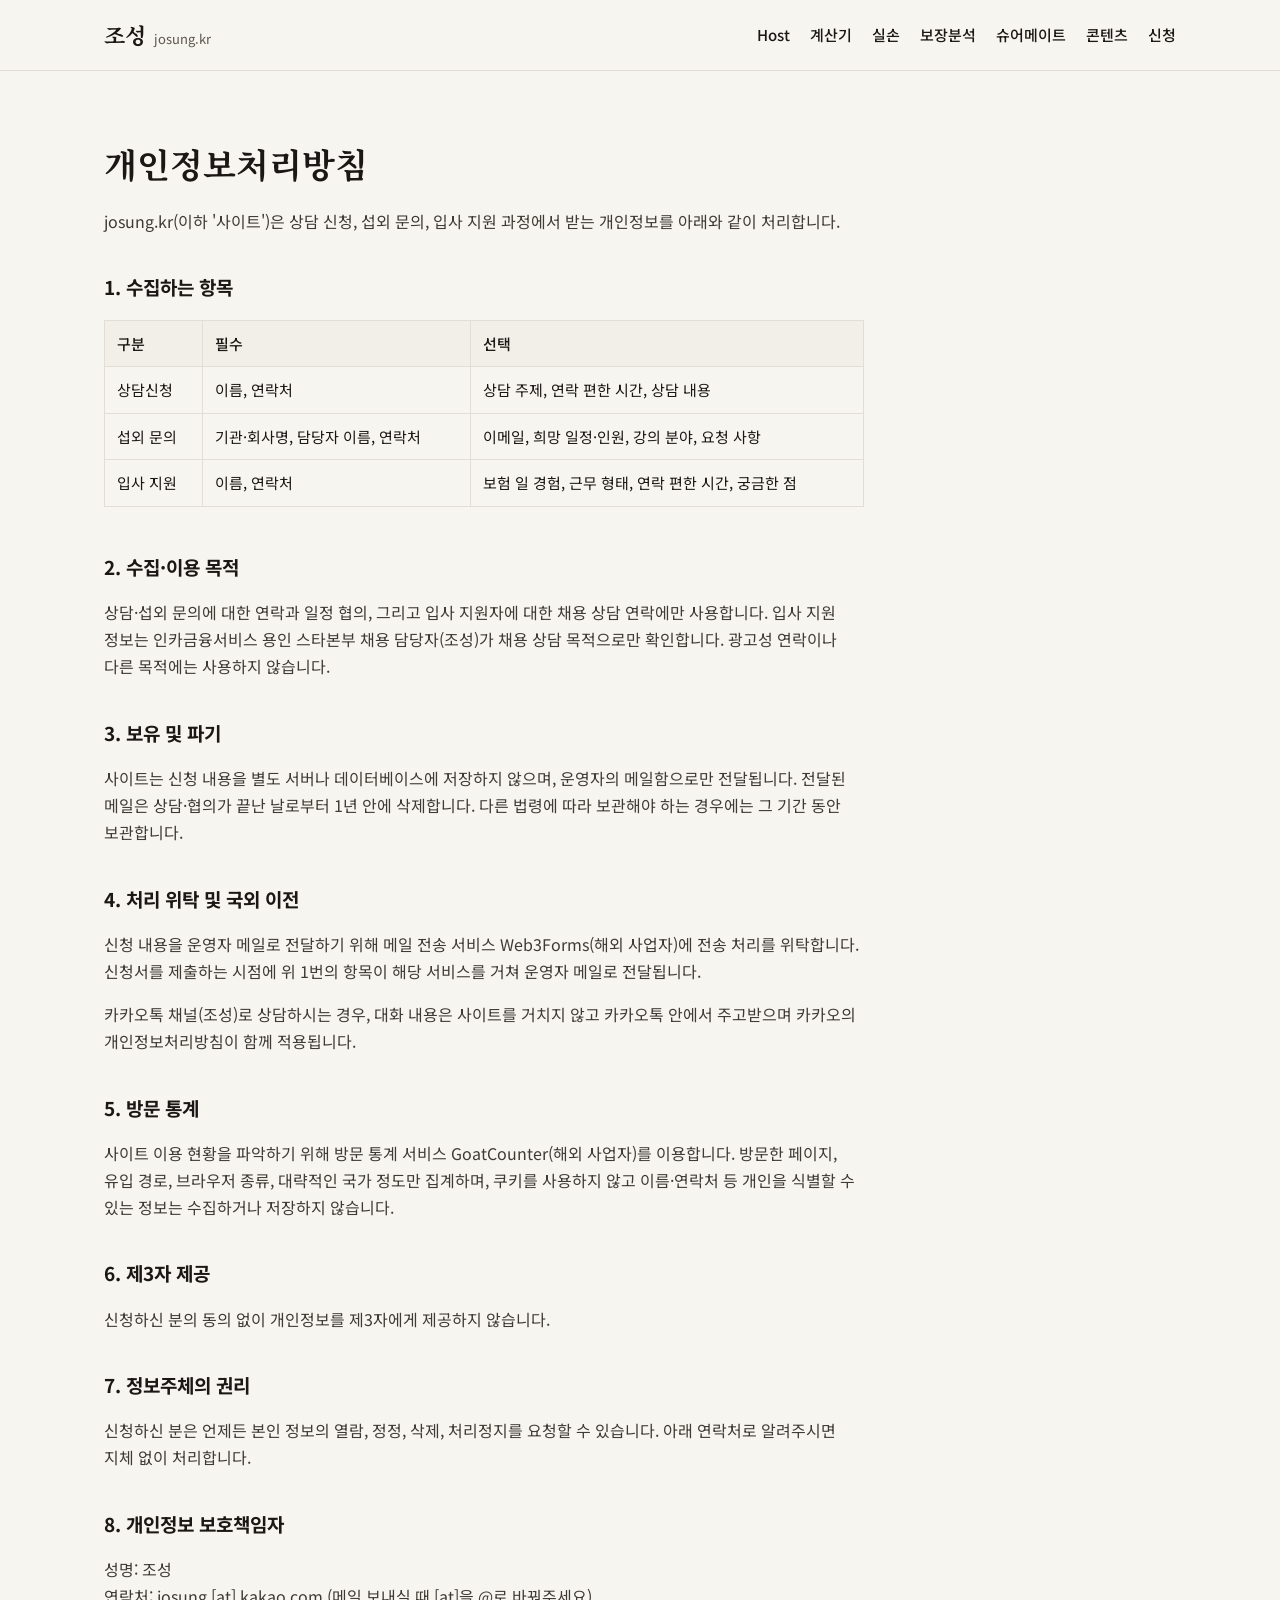
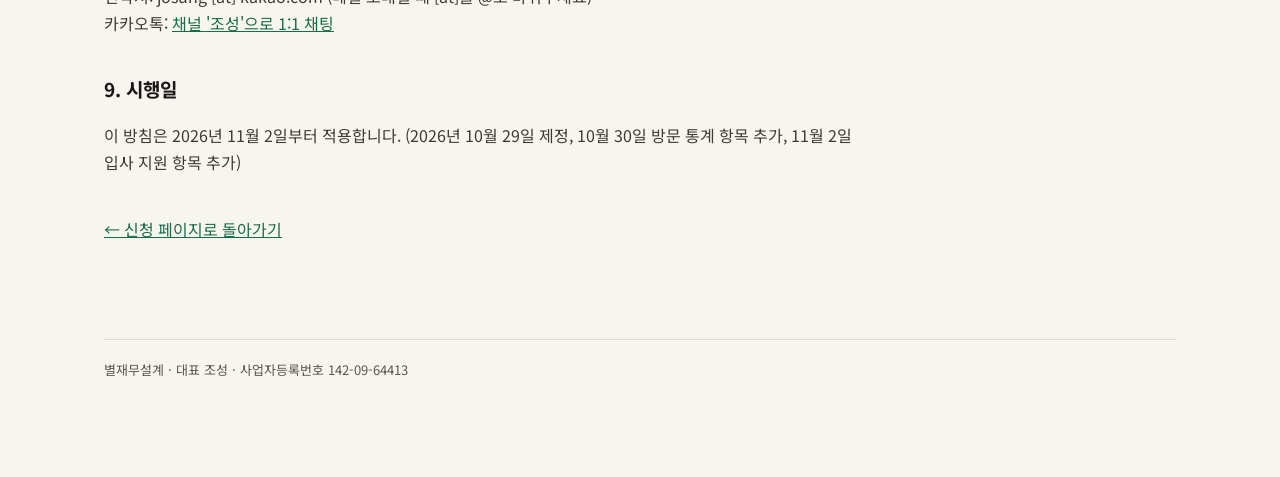
<file: privacy/index.html>
<!doctype html>
<html lang="ko">
<head>
<meta charset="utf-8">
<meta name="viewport" content="width=device-width, initial-scale=1">
<title>개인정보처리방침 · josung.kr</title>
<meta name="robots" content="noindex">
<link rel="preconnect" href="https://fonts.googleapis.com">
<link rel="preconnect" href="https://fonts.gstatic.com" crossorigin>
<link href="https://fonts.googleapis.com/css2?family=Noto+Serif+KR:wght@600;700&family=Noto+Sans+KR:wght@400;500;700&display=swap" rel="stylesheet">
<link rel="stylesheet" href="/assets/site.css?v=20261119">
</head>
<body>

<header class="site-header">
<div class="wrap">
<a class="brand" href="/"><b>조성</b><span>josung.kr</span></a>
<nav class="nav" aria-label="주 메뉴">
<a href="/host/">Host</a>
<a href="/#tools">계산기</a>
<a href="/silson/">실손</a>
<a href="/coverage/">보장분석</a>
<a href="/#suremate">슈어메이트</a>
<a href="/#contents">콘텐츠</a>
<a href="/apply/">신청</a>
</nav>
</div>
</header>

<main class="wrap">
<article class="doc">
<h1>개인정보처리방침</h1>
<p class="muted">josung.kr(이하 '사이트')은 상담 신청, 섭외 문의, 입사 지원 과정에서 받는 개인정보를 아래와 같이 처리합니다.</p>

<h2>1. 수집하는 항목</h2>
<div class="table-scroll">
<table>
<thead><tr><th>구분</th><th>필수</th><th>선택</th></tr></thead>
<tbody>
<tr><td>상담신청</td><td>이름, 연락처</td><td>상담 주제, 연락 편한 시간, 상담 내용</td></tr>
<tr><td>섭외 문의</td><td>기관·회사명, 담당자 이름, 연락처</td><td>이메일, 희망 일정·인원, 강의 분야, 요청 사항</td></tr>
<tr><td>입사 지원</td><td>이름, 연락처</td><td>보험 일 경험, 근무 형태, 연락 편한 시간, 궁금한 점</td></tr>
</tbody>
</table>
</div>

<h2>2. 수집·이용 목적</h2>
<p>상담·섭외 문의에 대한 연락과 일정 협의, 그리고 입사 지원자에 대한 채용 상담 연락에만 사용합니다. 입사 지원 정보는 인카금융서비스 용인 스타본부 채용 담당자(조성)가 채용 상담 목적으로만 확인합니다. 광고성 연락이나 다른 목적에는 사용하지 않습니다.</p>

<h2>3. 보유 및 파기</h2>
<p>사이트는 신청 내용을 별도 서버나 데이터베이스에 저장하지 않으며, 운영자의 메일함으로만 전달됩니다. 전달된 메일은 상담·협의가 끝난 날로부터 1년 안에 삭제합니다. 다른 법령에 따라 보관해야 하는 경우에는 그 기간 동안 보관합니다.</p>

<h2>4. 처리 위탁 및 국외 이전</h2>
<p>신청 내용을 운영자 메일로 전달하기 위해 메일 전송 서비스 Web3Forms(해외 사업자)에 전송 처리를 위탁합니다. 신청서를 제출하는 시점에 위 1번의 항목이 해당 서비스를 거쳐 운영자 메일로 전달됩니다.</p>
<p>카카오톡 채널(조성)로 상담하시는 경우, 대화 내용은 사이트를 거치지 않고 카카오톡 안에서 주고받으며 카카오의 개인정보처리방침이 함께 적용됩니다.</p>

<h2>5. 방문 통계</h2>
<p>사이트 이용 현황을 파악하기 위해 방문 통계 서비스 GoatCounter(해외 사업자)를 이용합니다. 방문한 페이지, 유입 경로, 브라우저 종류, 대략적인 국가 정도만 집계하며, 쿠키를 사용하지 않고 이름·연락처 등 개인을 식별할 수 있는 정보는 수집하거나 저장하지 않습니다.</p>

<h2>6. 제3자 제공</h2>
<p>신청하신 분의 동의 없이 개인정보를 제3자에게 제공하지 않습니다.</p>

<h2>7. 정보주체의 권리</h2>
<p>신청하신 분은 언제든 본인 정보의 열람, 정정, 삭제, 처리정지를 요청할 수 있습니다. 아래 연락처로 알려주시면 지체 없이 처리합니다.</p>

<h2>8. 개인정보 보호책임자</h2>
<p>성명: 조성<br>연락처: josung [at] kakao.com (메일 보내실 때 [at]을 @로 바꿔주세요)<br>카카오톡: <a href="https://pf.kakao.com/_ewmWX/chat" target="_blank" rel="noopener">채널 '조성'으로 1:1 채팅</a></p>

<h2>9. 시행일</h2>
<p>이 방침은 2026년 11월 2일부터 적용합니다. (2026년 10월 29일 제정, 10월 30일 방문 통계 항목 추가, 11월 2일 입사 지원 항목 추가)</p>

<p style="margin-top:40px"><a href="/apply/">← 신청 페이지로 돌아가기</a></p>
</article>
</main>

<footer class="site-footer" style="padding-top:0">
<div class="wrap">
<div class="legal">
<span>별재무설계 · 대표 조성 · 사업자등록번호 142-09-64413</span>
</div>
</div>
</footer>

<script data-goatcounter="https://josung.goatcounter.com/count" async src="https://gc.zgo.at/count.js"></script>
</body>
</html>
</file>
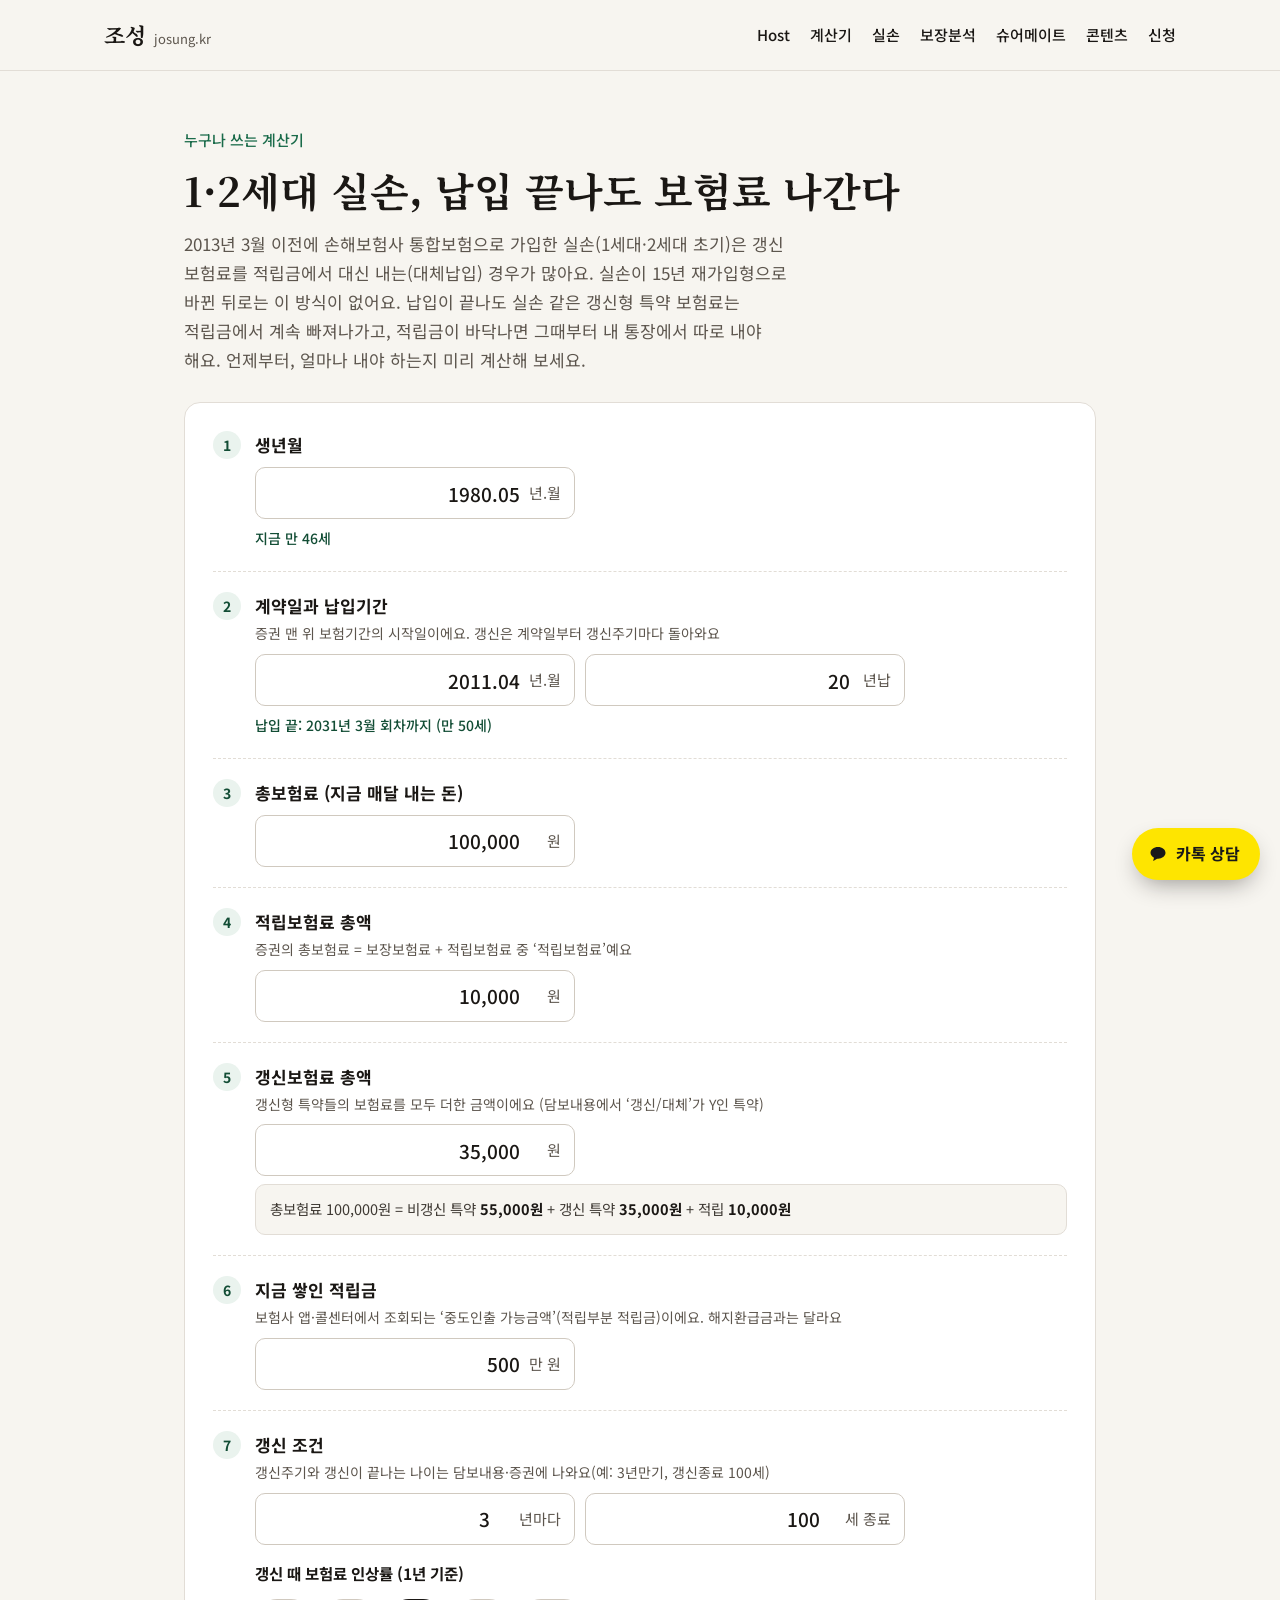
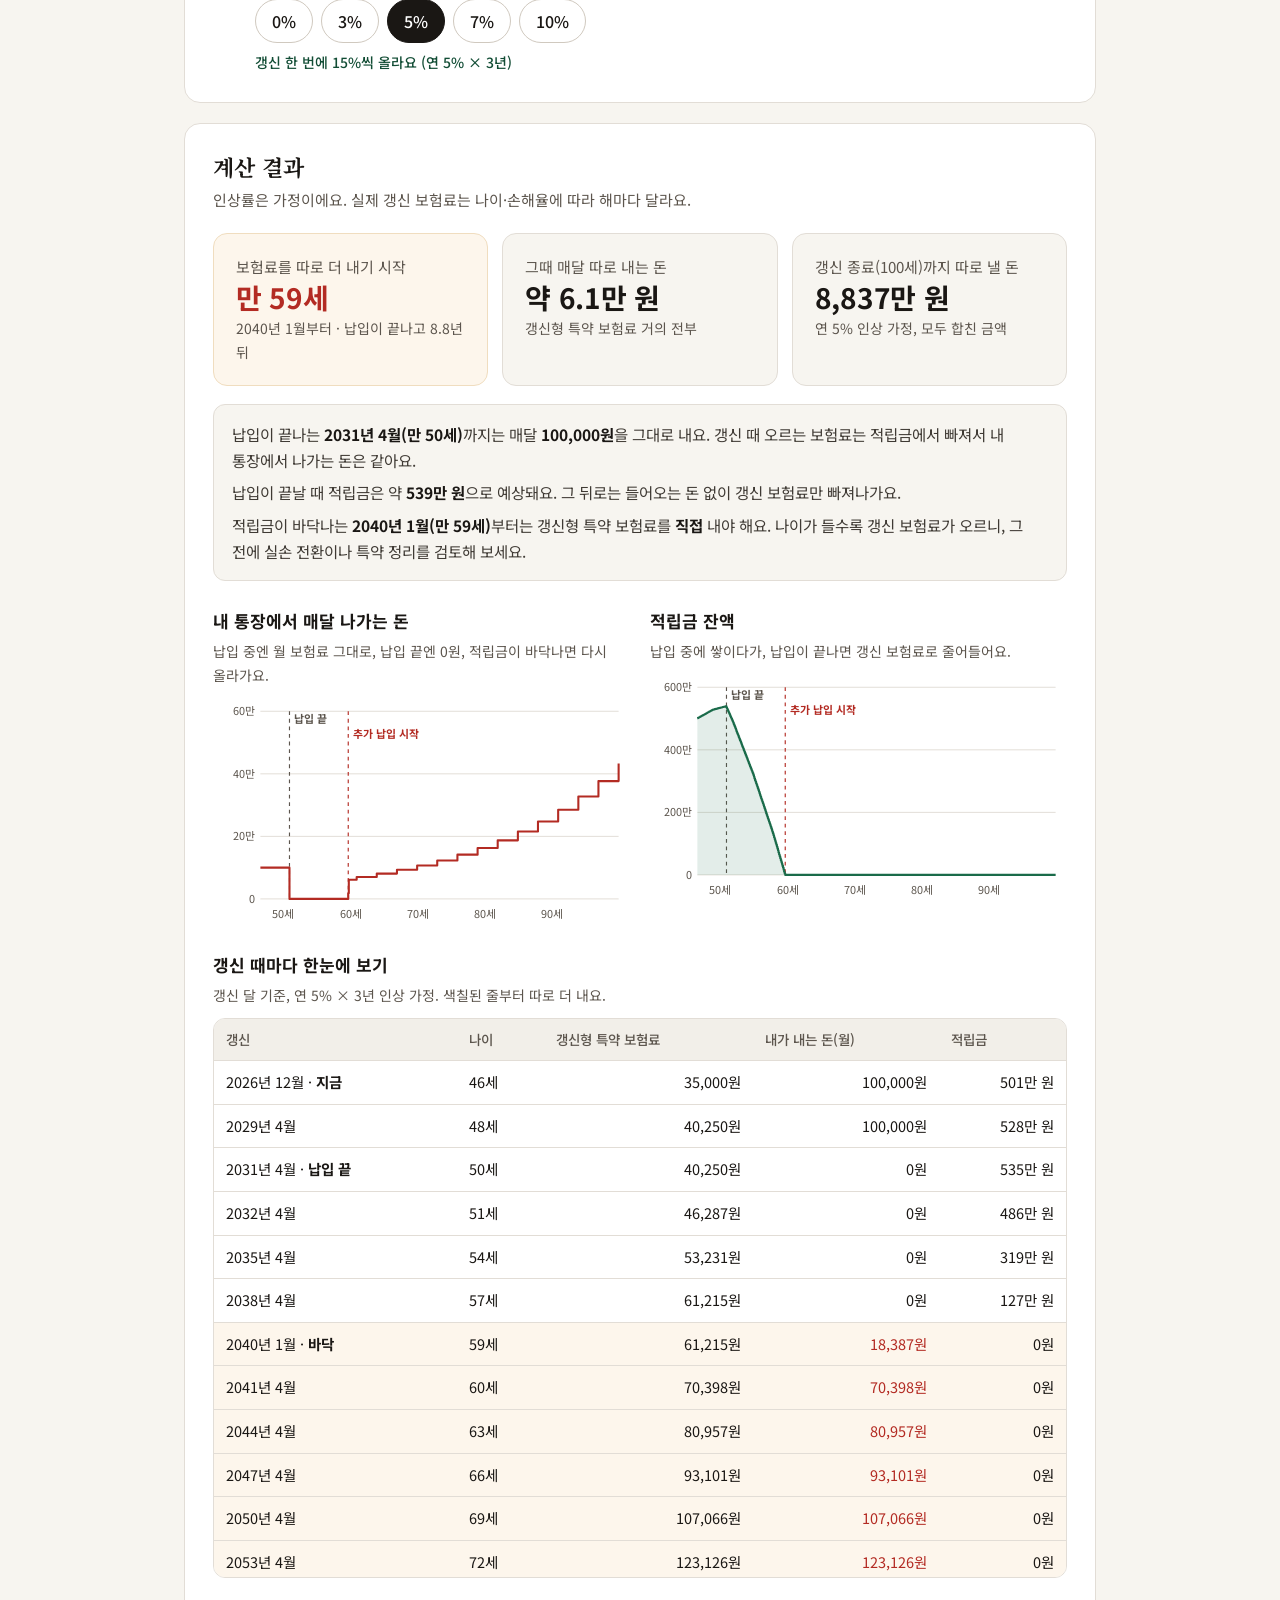
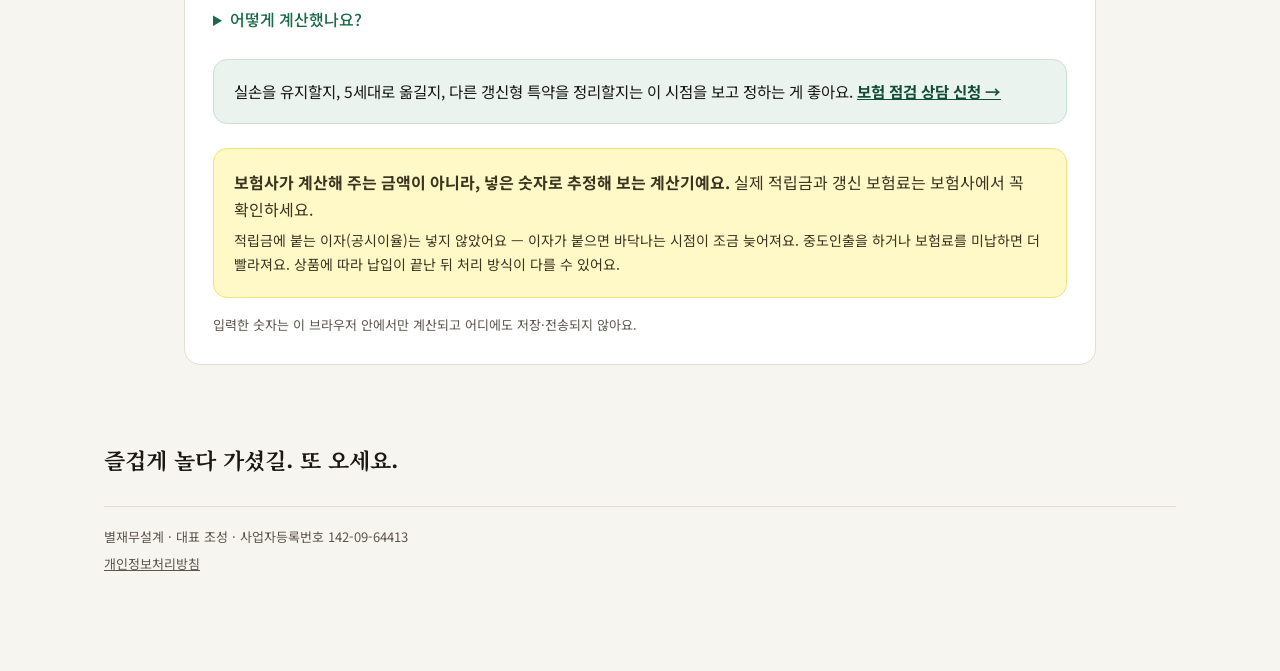
<file: renewal/index.html>
<!doctype html>
<html lang="ko">
<head>
<meta charset="utf-8">
<meta name="viewport" content="width=device-width, initial-scale=1">
<title>1·2세대 실손, 납입 끝나도 보험료 나간다 · josung.kr</title>
<meta name="description" content="2013년 3월 이전 통합보험으로 가입한 1·2세대 실손은 갱신 보험료를 적립금에서 내요(대체납입). 적립금이 바닥나서 보험료를 따로 더 내기 시작하는 나이와 금액을 계산해 드려요.">
<meta property="og:title" content="1·2세대 실손, 납입 끝나도 보험료 나간다 · josung.kr">
<meta property="og:description" content="납입이 끝나도 실손 갱신 보험료는 적립금에서 계속 빠져요. 적립금이 바닥나는 나이를 미리 확인하세요.">
<meta property="og:url" content="https://josung.kr/renewal/">
<meta property="og:type" content="website">
<meta property="og:image" content="https://josung.kr/assets/og.jpg">
<link rel="preconnect" href="https://fonts.googleapis.com">
<link rel="preconnect" href="https://fonts.gstatic.com" crossorigin>
<link href="https://fonts.googleapis.com/css2?family=Noto+Serif+KR:wght@600;700&family=Noto+Sans+KR:wght@400;500;700&display=swap" rel="stylesheet">
<link rel="stylesheet" href="/assets/site.css?v=20261119">
<style>
.rn-hero{padding:56px 0 28px}
.rn-hero h1{margin:12px 0 14px;font-family:var(--serif);font-size:40px;line-height:1.3;text-wrap:balance}
.rn-hero .lead{margin:0;font-size:17px;color:var(--text2);max-width:36em}
.wrap.pn{max-width:960px}
.panel{background:var(--surface);border:1px solid var(--border);border-radius:16px;padding:28px;margin-bottom:20px}
.panel h2{margin:0 0 4px;font-family:var(--serif);font-size:22px;line-height:1.4}
.panel .sub{margin:0 0 20px;font-size:15px;color:var(--text2)}
.step{display:inline-flex;align-items:center;justify-content:center;width:28px;height:28px;border-radius:50%;background:var(--accent-light);color:var(--accent-dark);font:700 14px var(--sans)}

.items{list-style:none;margin:0;padding:0;display:flex;flex-direction:column}
.item{display:flex;gap:14px;padding:20px 0;border-top:1px dashed var(--border)}
.item:first-child{padding-top:0;border-top:0}
.item:last-child{padding-bottom:0}
.item .step{flex:0 0 auto}
.item .body{flex:1 1 auto;min-width:0;display:flex;flex-direction:column;gap:8px}
.q{display:block;margin:0;font-weight:700;font-size:17px;line-height:28px}
.q-sub{margin:-6px 0 0;font-size:14px;color:var(--text2)}
.num{position:relative;max-width:320px}
.num input{width:100%;min-height:52px;padding:0 54px 0 14px;border:1px solid var(--border2);border-radius:10px;background:#fff;color:var(--text);font:500 19px var(--sans);text-align:right;font-variant-numeric:tabular-nums}
.num input:focus{outline:2px solid var(--accent);outline-offset:1px;border-color:var(--accent)}
.num .u{position:absolute;right:14px;top:50%;transform:translateY(-50%);color:var(--text2);font-size:15px;pointer-events:none}
.hint{margin:0;font-size:14px;color:var(--accent-dark);font-weight:500}

.range-row{display:flex;align-items:center;gap:16px;max-width:520px}
.range-row input[type=range]{flex:1 1 auto;accent-color:var(--accent);height:44px}
.range-row output{flex:0 0 auto;min-width:72px;font:700 22px var(--sans);text-align:right;font-variant-numeric:tabular-nums}

.big{display:grid;grid-template-columns:repeat(auto-fit,minmax(220px,1fr));gap:14px}
.card2{padding:20px 22px;border-radius:14px;border:1px solid var(--border);background:var(--bg);min-width:0}
.card2.me{background:var(--accent-light);border-color:#C9E0D3}
.card2.warn{background:#FDF6EC;border-color:#F0DDBF}
.card2 .lbl{display:block;font-size:15px;color:var(--text2)}
.card2 .val{display:block;font-size:28px;font-weight:700;line-height:1.35;font-variant-numeric:tabular-nums;letter-spacing:-.01em}
.card2 .note{display:block;font-size:14px;color:var(--text2)}
.card2 .note b{color:var(--text)}
.plus{color:var(--accent-dark)}
.minus{color:#B32B23}

.say{margin:18px 0 0;padding:16px 18px;border-radius:12px;background:var(--bg);border:1px solid var(--border);font-size:15.5px;color:var(--text-body)}
.say p{margin:0}
.say p + p{margin-top:6px}
.say b{color:var(--text);font-variant-numeric:tabular-nums}

.chart{margin-top:26px}
.chart h3,.full h3{margin:0 0 4px;font-size:17px}
.chart .cap,.full .cap{margin:0 0 10px;font-size:14px;color:var(--text2)}
.legend{display:flex;flex-wrap:wrap;gap:4px 18px;margin:0 0 8px;padding:0;list-style:none;font-size:13.5px;color:var(--text-body)}
.legend li{display:flex;align-items:center;gap:6px}
.legend i{display:inline-block;width:18px;height:3px;border-radius:2px}
.chart-box svg{display:block;width:100%;height:auto}
.chart-box text{font-family:var(--sans);font-variant-numeric:tabular-nums;paint-order:stroke;stroke:#fff;stroke-width:3px;stroke-linejoin:round}

.full{margin-top:26px}
.tbl-wrap{position:relative;overflow-x:auto;-webkit-overflow-scrolling:touch;max-height:560px;overflow-y:auto;border:1px solid var(--border);border-radius:12px}
.pn-tbl{width:100%;border-collapse:collapse;font-size:14.5px;font-variant-numeric:tabular-nums}
.pn-tbl th,.pn-tbl td{padding:9px 12px;border-bottom:1px solid var(--border);text-align:left;white-space:nowrap}
.pn-tbl thead th{position:sticky;top:0;z-index:1;font-weight:500;font-size:13.5px;color:var(--text2);background:var(--surface2)}
.pn-tbl td.r{text-align:right}
.pn-tbl tr.sel td{background:var(--accent-light);font-weight:700}
.pn-tbl tr.flip td{border-top:2px solid var(--text)}
.pn-tbl td.plus{color:var(--accent-dark)}
.pn-tbl td.minus{color:#B32B23}

details.calc{margin-top:22px}
details.calc summary{cursor:pointer;color:var(--accent);font-weight:500;padding:6px 0}
.calc-box{margin-top:8px;padding:18px 20px;border-radius:12px;background:var(--bg);border:1px solid var(--border);font-size:15px;color:var(--text-body)}
.calc-box dl{margin:0;display:grid;gap:14px}
.calc-box dt{font-weight:700;color:var(--text)}
.calc-box dd{margin:2px 0 0}
.calc-box code{font-family:var(--sans);font-weight:500;background:var(--surface);border:1px solid var(--border);border-radius:6px;padding:1px 7px;white-space:nowrap}

.disc{margin-top:24px;padding:20px;border-radius:14px;background:#FFF9C7;border:1px solid #F2E27A}
.disc p{margin:0;color:#3A3420}
.disc p + p{margin-top:6px;font-size:14px}

@media (max-width:640px){
  .rn-hero{padding:40px 0 20px}
  .rn-hero h1{font-size:30px}
  .panel{padding:20px 16px}
  .wrap.pn{padding:0 16px}
  .card2 .val{font-size:24px}
  .item{gap:10px}
  .pn-tbl{font-size:13.5px}
  .pn-tbl th,.pn-tbl td{padding:8px 9px}
}

.pair2{display:flex;flex-wrap:wrap;gap:10px}
.pair2 .num{flex:1 1 200px}
.num.wide input{padding-right:84px}
.chips{display:flex;flex-wrap:wrap;gap:8px}
.chip{min-height:44px;padding:0 16px;border:1px solid var(--border2);border-radius:999px;background:#fff;color:var(--text);font:500 16px var(--sans);cursor:pointer}
.chip[aria-pressed="true"]{background:var(--text);border-color:var(--text);color:#fff}
.seg2{display:inline-flex;border:1px solid var(--border2);border-radius:10px;overflow:hidden;align-self:flex-start}
.seg2 button{min-height:40px;padding:0 14px;border:0;background:#fff;color:var(--text2);font:500 14.5px var(--sans);cursor:pointer}
.seg2 button[aria-pressed="true"]{background:var(--accent-light);color:var(--accent-dark);font-weight:700}
.split{display:block;margin:0;line-height:1.7;padding:12px 14px;border-radius:10px;background:var(--bg);border:1px solid var(--border);font-size:14.5px;color:var(--text-body)}
.split b{color:var(--text);font-variant-numeric:tabular-nums}
.split .bad{color:#B32B23}
.charts2{display:grid;grid-template-columns:1fr 1fr;gap:20px}
@media (max-width:760px){.charts2{grid-template-columns:1fr}}
.pn-tbl tr.end td{background:#FDF6EC}
.cta{margin-top:20px;padding:18px 20px;border-radius:14px;background:var(--accent-light);border:1px solid #C9E0D3;font-size:15.5px}
.cta p{margin:0}
.cta a{font-weight:700;color:var(--accent-dark)}
</style>
</head>
<body>

<header class="site-header">
<div class="wrap">
<a class="brand" href="/"><b>조성</b><span>josung.kr</span></a>
<nav class="nav" aria-label="주 메뉴">
<a href="/host/">Host</a>
<a href="/#tools">계산기</a>
<a href="/silson/">실손</a>
<a href="/coverage/">보장분석</a>
<a href="/#suremate">슈어메이트</a>
<a href="/#contents">콘텐츠</a>
<a href="/apply/">신청</a>
</nav>
</div>
</header>

<main>
<section class="rn-hero">
<div class="wrap pn">
<p class="eyebrow">누구나 쓰는 계산기</p>
<h1>1·2세대 실손, 납입 끝나도 보험료 나간다</h1>
<p class="lead">2013년 3월 이전에 손해보험사 통합보험으로 가입한 실손(1세대·2세대 초기)은 갱신 보험료를 적립금에서 대신 내는(대체납입) 경우가 많아요. 실손이 15년 재가입형으로 바뀐 뒤로는 이 방식이 없어요. 납입이 끝나도 실손 같은 갱신형 특약 보험료는 적립금에서 계속 빠져나가고, 적립금이 바닥나면 그때부터 내 통장에서 따로 내야 해요. 언제부터, 얼마나 내야 하는지 미리 계산해 보세요.</p>
</div>
</section>

<div class="wrap pn">

<section class="panel" aria-label="입력">
<ol class="items">
<li class="item">
<span class="step" aria-hidden="true">1</span>
<div class="body">
<label class="q" for="in-birth">생년월</label>
<div class="num"><input id="in-birth" type="text" inputmode="numeric" autocomplete="off" maxlength="7" value="1980.05"><span class="u">년.월</span></div>
<p class="hint" id="age-hint"></p>
</div>
</li>
<li class="item">
<span class="step" aria-hidden="true">2</span>
<div class="body">
<span class="q">계약일과 납입기간</span>
<p class="q-sub">증권 맨 위 보험기간의 시작일이에요. 갱신은 계약일부터 갱신주기마다 돌아와요</p>
<div class="pair2">
<div class="num"><input id="in-start" type="text" inputmode="numeric" autocomplete="off" maxlength="7" value="2011.04" aria-label="계약일"><span class="u">년.월</span></div>
<div class="num"><input id="in-pay" type="text" inputmode="numeric" autocomplete="off" maxlength="2" value="20" aria-label="납입기간"><span class="u">년납</span></div>
</div>
<p class="hint" id="pay-hint"></p>
</div>
</li>
<li class="item">
<span class="step" aria-hidden="true">3</span>
<div class="body">
<label class="q" for="in-prem">총보험료 (지금 매달 내는 돈)</label>
<div class="num"><input id="in-prem" type="text" inputmode="numeric" autocomplete="off" value="100,000"><span class="u">원</span></div>
</div>
</li>
<li class="item">
<span class="step" aria-hidden="true">4</span>
<div class="body">
<label class="q" for="in-sv">적립보험료 총액</label>
<p class="q-sub">증권의 총보험료 = 보장보험료 + 적립보험료 중 ‘적립보험료’예요</p>
<div class="num"><input id="in-sv" type="text" inputmode="numeric" autocomplete="off" value="10,000"><span class="u">원</span></div>
</div>
</li>
<li class="item">
<span class="step" aria-hidden="true">5</span>
<div class="body">
<label class="q" for="in-ren">갱신보험료 총액</label>
<p class="q-sub">갱신형 특약들의 보험료를 모두 더한 금액이에요 (담보내용에서 ‘갱신/대체’가 Y인 특약)</p>
<div class="num"><input id="in-ren" type="text" inputmode="numeric" autocomplete="off" value="35,000"><span class="u">원</span></div>
<p class="split" id="split"></p>
</div>
</li>
<li class="item">
<span class="step" aria-hidden="true">6</span>
<div class="body">
<label class="q" for="in-fund">지금 쌓인 적립금</label>
<p class="q-sub">보험사 앱·콜센터에서 조회되는 ‘중도인출 가능금액’(적립부분 적립금)이에요. 해지환급금과는 달라요</p>
<div class="num"><input id="in-fund" type="text" inputmode="numeric" autocomplete="off" value="500"><span class="u">만 원</span></div>
</div>
</li>
<li class="item">
<span class="step" aria-hidden="true">7</span>
<div class="body">
<span class="q">갱신 조건</span>
<p class="q-sub">갱신주기와 갱신이 끝나는 나이는 담보내용·증권에 나와요(예: 3년만기, 갱신종료 100세)</p>
<div class="pair2">
<div class="num wide"><input id="in-cyc" type="text" inputmode="numeric" autocomplete="off" maxlength="2" value="3" aria-label="갱신주기"><span class="u">년마다</span></div>
<div class="num wide"><input id="in-endage" type="text" inputmode="numeric" autocomplete="off" maxlength="3" value="100" aria-label="갱신종료 나이"><span class="u">세 종료</span></div>
</div>
<span class="q" style="font-size:15.5px;margin-top:6px">갱신 때 보험료 인상률 (1년 기준)</span>
<div class="chips" role="group" aria-label="연 인상률" id="rate-chips"><button type="button" class="chip" data-r="0" aria-pressed="false">0%</button><button type="button" class="chip" data-r="3" aria-pressed="false">3%</button><button type="button" class="chip" data-r="5" aria-pressed="true">5%</button><button type="button" class="chip" data-r="7" aria-pressed="false">7%</button><button type="button" class="chip" data-r="10" aria-pressed="false">10%</button></div>
<p class="hint" id="rate-hint"></p>
</div>
</li>
</ol>
</section>

<section class="panel" aria-labelledby="h-res" aria-live="polite">
<h2 id="h-res">계산 결과</h2>
<p class="sub">인상률은 가정이에요. 실제 갱신 보험료는 나이·손해율에 따라 해마다 달라요.</p>
<div id="result"></div>

<div class="cta"><p>실손을 유지할지, 5세대로 옮길지, 다른 갱신형 특약을 정리할지는 이 시점을 보고 정하는 게 좋아요. <a href="/apply/">보험 점검 상담 신청 →</a></p></div>

<div class="disc">
<p><b>보험사가 계산해 주는 금액이 아니라, 넣은 숫자로 추정해 보는 계산기예요.</b> 실제 적립금과 갱신 보험료는 보험사에서 꼭 확인하세요.</p>
<p>적립금에 붙는 이자(공시이율)는 넣지 않았어요 — 이자가 붙으면 바닥나는 시점이 조금 늦어져요. 중도인출을 하거나 보험료를 미납하면 더 빨라져요. 상품에 따라 납입이 끝난 뒤 처리 방식이 다를 수 있어요.</p>
</div>
<p class="muted" style="margin:16px 0 0;font-size:13px">입력한 숫자는 이 브라우저 안에서만 계산되고 어디에도 저장·전송되지 않아요.</p>
</section>

</div>
</main>

<a class="kakao-fab" href="https://pf.kakao.com/_ewmWX/chat" target="_blank" rel="noopener" aria-label="카카오톡으로 바로 채팅하기"><svg width="20" height="20" viewBox="0 0 24 24" aria-hidden="true"><path fill="currentColor" d="M12 3.5c-5 0-9 3.1-9 7 0 2.5 1.7 4.7 4.2 5.9l-.9 3.4c-.1.3.3.6.6.4l4-2.6h1.1c5 0 9-3.1 9-7s-4-7.1-9-7.1z"/></svg><span>카톡 상담</span></a>

<footer class="site-footer">
<div class="wrap">
<p class="bye">즐겁게 놀다 가셨길. 또 오세요.</p>
<div class="legal">
<span>별재무설계 · 대표 조성 · 사업자등록번호 142-09-64413</span>
<span><a href="/privacy/">개인정보처리방침</a></span>
</div>
</div>
</footer>

<script>
(function () {
  var $ = function (id) { return document.getElementById(id); };
  var box = $('result'), RATE = 5;
  var TODAY = (function () { var d = new Date(); return new Date(d.getFullYear(), d.getMonth(), 1); })();

  function digits(el) { return Number(String(el.value).replace(/[^\d]/g, '')) || 0; }
  function ym(el) {                                   // "1984.09" / "198409" → Date(1일)
    var m = String(el.value).replace(/\s/g, '').match(/^(\d{4})[.\-\/]?(\d{1,2})$/);
    if (!m || +m[2] < 1 || +m[2] > 12) return null;
    return new Date(+m[1], +m[2] - 1, 1);
  }
  function addM(d, n) { return new Date(d.getFullYear(), d.getMonth() + n, 1); }
  function mdiff(a, b) { return (b.getFullYear() - a.getFullYear()) * 12 + b.getMonth() - a.getMonth(); }
  function ageAt(birth, d) { return Math.floor(mdiff(birth, d) / 12); }
  function ymTxt(d) { return d.getFullYear() + '년 ' + (d.getMonth() + 1) + '월'; }
  function won(n) { return Math.round(n).toLocaleString('ko-KR') + '원'; }
  function man(n) {                                  // 원 → "1억 2,345만"
    if (Math.round(Math.abs(n) / 10000) === 0) return Math.abs(n) < 1 ? '0원' : '1만 원 미만';
    var v = Math.round(Math.abs(n) / 10000), eok = Math.floor(v / 10000), rest = v % 10000, s = '';
    if (eok) s += eok + '억' + (rest ? ' ' : '');
    if (rest || !eok) s += rest.toLocaleString('ko-KR') + '만';
    return s + ' 원';
  }
  function manM(n) { var v = n / 10000; return (v >= 10 ? Math.round(v) : Math.round(v * 10) / 10).toLocaleString('ko-KR') + '만'; }

  /* ---------- 계산 ----------
     납입기간: 매달 보험료(고정)를 냄 → 비갱신 특약 보험료를 빼고 남은 돈이 적립금으로 들어가고, 갱신형 특약 보험료는 적립금에서 빠짐
     납입 끝: 들어오는 돈은 없고 갱신형 특약 보험료만 적립금에서 빠짐
     적립금이 모자라면: 모자란 만큼을 따로 냄 (추가 납입)
     갱신 보험료: 계약일부터 갱신주기마다 (1 + 연 인상률 × 갱신주기)배. 지금 보험료가 출발점 */
  function simulate(p) {
    var cover = p.cover, fund = p.fund, rows = [], extraAt = null, payEndAt = addM(p.start, p.pay * 12), renEnd = addM(p.birth, p.endAge * 12);
    var k0 = Math.floor(mdiff(p.start, TODAY) / 12 / p.cyc), mult = 1 + RATE / 100 * p.cyc, totalExtra = 0, fundAtPayEnd = null;
    for (var m = 0; m < 1300; m++) {
      var d = addM(TODAY, m);
      if (d >= renEnd && d >= payEndAt) break;
      var inPay = d < payEndAt, k = Math.floor(mdiff(p.start, d) / 12 / p.cyc) - k0;
      var ren = d < renEnd ? p.ren * Math.pow(mult, Math.max(0, k)) : 0;
      var inflow = inPay ? p.prem : 0;
      fund += inflow - (inPay ? cover : 0) - ren;
      var out = inflow, extra = 0;
      if (fund < 0) { extra = -fund; out += extra; fund = 0; if (!extraAt) extraAt = d; }
      totalExtra += extra;
      if (!inPay && fundAtPayEnd == null) fundAtPayEnd = rows.length ? rows[rows.length - 1].fund : fund;
      rows.push({ d: d, ren: ren, out: out, extra: extra, fund: fund, inPay: inPay });
    }
    return { rows: rows, extraAt: extraAt, payEndAt: payEndAt, renEnd: renEnd, totalExtra: totalExtra, fundAtPayEnd: fundAtPayEnd };
  }

  /* ---------- 차트 ---------- */
  function niceStep(max, n) {
    var raw = max / n || 1, p = Math.pow(10, Math.floor(Math.log10(raw))), m = raw / p;
    return (m <= 1 ? 1 : m <= 2 ? 2 : m <= 2.5 ? 2.5 : m <= 5 ? 5 : 10) * p;
  }
  function lineChart(rows, birth, key, color, label, fill, marks) {
    var narrow = (box.clientWidth || 640) < 700;
    var W = narrow ? 380 : 440, H = 240, L = 50, R = 12, T = 14, Bm = 28, iw = W - L - R, ih = H - T - Bm;
    var a0 = mdiff(birth, rows[0].d) / 12, a1 = mdiff(birth, rows[rows.length - 1].d) / 12;
    if (a1 - a0 < 1) a1 = a0 + 1;
    var top = 0; rows.forEach(function (r) { top = Math.max(top, r[key]); });
    var ys = niceStep(top || 10000, 4); top = Math.max(ys, Math.ceil(top / ys) * ys);
    function X(a) { return L + (a - a0) / (a1 - a0) * iw; }
    function Y(v) { return T + ih - v / top * ih; }
    var g = '';
    for (var v = 0; v <= top + 1e-6; v += ys) {
      g += '<line x1="' + L + '" x2="' + (W - R) + '" y1="' + Y(v).toFixed(1) + '" y2="' + Y(v).toFixed(1) + '" stroke="#E2DDD6"/>';
      g += '<text x="' + (L - 6) + '" y="' + (Y(v) + 4).toFixed(1) + '" text-anchor="end" font-size="11.5" fill="#5C554D">' + (v ? manM(v) : '0') + '</text>';
    }
    var st = (a1 - a0) > 40 ? 10 : 5;
    for (var a = Math.ceil(a0 / st) * st; a <= a1; a += st) g += '<text x="' + X(a).toFixed(1) + '" y="' + (H - 8) + '" text-anchor="middle" font-size="11.5" fill="#5C554D">' + a + '세</text>';
    (marks || []).forEach(function (mk) {
      if (!mk.d) return; var a = mdiff(birth, mk.d) / 12; if (a < a0 || a > a1) return;
      g += '<line x1="' + X(a).toFixed(1) + '" x2="' + X(a).toFixed(1) + '" y1="' + T + '" y2="' + (T + ih) + '" stroke="' + mk.c + '" stroke-width="1.2" stroke-dasharray="4 4"/>';
      g += '<text x="' + (X(a) + (X(a) > W - 80 ? -5 : 5)).toFixed(1) + '" y="' + (T + 12 + (mk.dy || 0)) + '" text-anchor="' + (X(a) > W - 80 ? 'end' : 'start') + '" font-size="11.5" font-weight="700" fill="' + mk.c + '">' + mk.t + '</text>';
    });
    var d = '', prev = null;
    rows.forEach(function (r, i) {
      var x = X(mdiff(birth, r.d) / 12).toFixed(1), y = Y(r[key]).toFixed(1);
      d += (i ? (prev !== null ? 'L' + x + ' ' + prev + 'L' : 'L') : 'M') + x + ' ' + y; prev = y;     // 계단 모양
    });
    var area = fill ? '<path d="' + d + 'L' + X(a1).toFixed(1) + ' ' + Y(0).toFixed(1) + 'L' + X(a0).toFixed(1) + ' ' + Y(0).toFixed(1) + 'Z" fill="' + color + '" fill-opacity=".12"/>' : '';
    return '<div class="chart-box"><svg viewBox="0 0 ' + W + ' ' + H + '" role="img" aria-label="' + label + '">' + g + area + '<path d="' + d + '" fill="none" stroke="' + color + '" stroke-width="2.2" stroke-linejoin="round"/></svg></div>';
  }

  /* ---------- 그리기 ---------- */
  function render() {
    var birth = ym($('in-birth')), start = ym($('in-start')), pay = digits($('in-pay'));
    var prem = digits($('in-prem')), sv = digits($('in-sv')), ren = digits($('in-ren')), fund = digits($('in-fund')) * 10000;
    var cyc = digits($('in-cyc')) || 3, endAge = digits($('in-endage')) || 100;
    $('age-hint').textContent = birth && birth < TODAY ? '지금 만 ' + ageAt(birth, TODAY) + '세' : '1984.09 처럼 넣어 주세요';
    var payEndAt = start && pay ? addM(start, pay * 12) : null;
    $('pay-hint').textContent = !start ? '2010.07 처럼 넣어 주세요' : payEndAt ? '납입 끝: ' + ymTxt(addM(payEndAt, -1)) + ' 회차까지' + (birth ? ' (만 ' + ageAt(birth, payEndAt) + '세)' : '') + (payEndAt <= TODAY ? ' · 이미 납입 완료' : '') : '';
    $('rate-hint').textContent = '갱신 한 번에 ' + (RATE * cyc) + '%씩 올라요 (연 ' + RATE + '% × ' + cyc + '년)';
    var cover = prem - sv - ren, saving = sv;
    var sp = $('split');
    if (prem && ren) {
      sp.innerHTML = cover < 0 ? '<span class="bad">숫자가 맞지 않아요: 적립보험료 + 갱신보험료가 총보험료보다 커요.</span>'
        : '총보험료 ' + won(prem) + ' = 비갱신 특약 <b>' + won(cover) + '</b> + 갱신 특약 <b>' + won(ren) + '</b> + 적립 <b>' + won(saving) + '</b>';
    } else sp.innerHTML = '';
    if (!birth || !start || !pay || !prem || !ren || cover < 0 || saving < 0 || start > TODAY) { box.innerHTML = '<div class="say"><p>1~6번을 모두 넣으면 결과가 나와요.</p></div>'; return; }

    var r = simulate({ birth: birth, start: start, pay: pay, prem: prem, cover: cover, ren: ren, fund: fund, cyc: cyc, endAge: endAge });
    if (!r.rows.length) { box.innerHTML = '<div class="say"><p>갱신이 이미 끝난 계약이에요.</p></div>'; return; }
    var ex = r.extraAt, exRow = ex ? r.rows.filter(function (x) { return +x.d === +ex; })[0] : null;
    var exYearRow = ex ? r.rows.filter(function (x) { return x.d >= addM(ex, 1) && x.extra > 0; })[0] || exRow : null;
    var h = '<div class="big">';
    if (ex) {
      h += '<div class="card2 warn"><span class="lbl">보험료를 따로 더 내기 시작</span><span class="val minus">만 ' + ageAt(birth, ex) + '세</span><span class="note">' + ymTxt(ex) + '부터 · ' + (ex < r.payEndAt ? '<b>납입기간 중</b>에 적립금이 바닥나요' : '납입이 끝나고 ' + Math.round(mdiff(r.payEndAt, ex) / 12 * 10) / 10 + '년 뒤') + '</span></div>';
      h += '<div class="card2"><span class="lbl">그때 매달 따로 내는 돈</span><span class="val">약 ' + manM(exYearRow.extra) + ' 원</span><span class="note">' + (ex < r.payEndAt ? '월 보험료 ' + won(prem) + '에 더해서' : '갱신형 특약 보험료 거의 전부') + '</span></div>';
      h += '<div class="card2"><span class="lbl">갱신 종료(' + endAge + '세)까지 따로 낼 돈</span><span class="val">' + man(r.totalExtra) + '</span><span class="note">연 ' + RATE + '% 인상 가정, 모두 합친 금액</span></div>';
    } else {
      h += '<div class="card2 me"><span class="lbl">따로 더 낼 돈</span><span class="val plus">없어요</span><span class="note">갱신 종료(' + endAge + '세)까지 적립금으로 충당돼요</span></div>';
      var last = r.rows[r.rows.length - 1];
      h += '<div class="card2"><span class="lbl">갱신이 끝날 때 남는 적립금</span><span class="val">' + man(last.fund) + '</span><span class="note">연 ' + RATE + '% 인상 가정</span></div>';
    }
    h += '</div>';

    var nowAge = ageAt(birth, TODAY), peAge = ageAt(birth, r.payEndAt);
    h += '<div class="say">';
    if (r.payEndAt > TODAY) h += '<p>납입이 끝나는 <b>' + ymTxt(r.payEndAt) + '(만 ' + peAge + '세)</b>까지는 매달 <b>' + won(prem) + '</b>을 그대로 내요. 갱신 때 오르는 보험료는 적립금에서 빠져서 내 통장에서 나가는 돈은 같아요.</p>';
    if (r.fundAtPayEnd != null) h += '<p>납입이 끝날 때 적립금은 약 <b>' + man(r.fundAtPayEnd) + '</b>' + (r.payEndAt > TODAY ? '으로 예상돼요' : '이었어요') + '. 그 뒤로는 들어오는 돈 없이 갱신 보험료만 빠져나가요.</p>';
    if (ex) h += '<p>적립금이 바닥나는 <b>' + ymTxt(ex) + '(만 ' + ageAt(birth, ex) + '세)</b>부터는 갱신형 특약 보험료를 <b>직접</b> 내야 해요. 나이가 들수록 갱신 보험료가 오르니, 그 전에 실손 전환이나 특약 정리를 검토해 보세요.</p>';
    h += '</div>';

    var mk = [{ d: r.payEndAt > TODAY ? r.payEndAt : null, t: '납입 끝', c: '#5C554D' }, { d: ex, t: '추가 납입 시작', c: '#B32B23', dy: 16 }];
    h += '<div class="charts2">';
    h += '<div class="chart"><h3>내 통장에서 매달 나가는 돈</h3><p class="cap">납입 중엔 월 보험료 그대로, 납입 끝엔 0원, 적립금이 바닥나면 다시 올라가요.</p>' + lineChart(r.rows, birth, 'out', '#B32B23', '매달 내는 돈', false, mk) + '</div>';
    h += '<div class="chart"><h3>적립금 잔액</h3><p class="cap">납입 중에 쌓이다가, 납입이 끝나면 갱신 보험료로 줄어들어요.</p>' + lineChart(r.rows, birth, 'fund', '#1A6B4A', '적립금 잔액', true, mk) + '</div>';
    h += '</div>';

    // 갱신 시점 표
    h += '<div class="full"><h3>갱신 때마다 한눈에 보기</h3><p class="cap">갱신 달 기준, 연 ' + RATE + '% × ' + cyc + '년 인상 가정. 색칠된 줄부터 따로 더 내요.</p>';
    h += '<div class="tbl-wrap"><table class="pn-tbl"><thead><tr><th>갱신</th><th>나이</th><th class="r">갱신형 특약 보험료</th><th class="r">내가 내는 돈(월)</th><th class="r">적립금</th></tr></thead><tbody>';
    var shown = {};
    r.rows.forEach(function (x, i) {
      var isRen = (mdiff(start, x.d) % (cyc * 12) === 0), isFirst = i === 0, isPE = +x.d === +r.payEndAt, isEx = ex && +x.d === +ex;
      if (!(isRen || isFirst || isPE || isEx)) return;
      var tag = isFirst ? '지금' : isEx ? '바닥' : isPE ? '납입 끝' : '';
      h += '<tr' + (x.extra > 0 ? ' class="end"' : '') + '><td>' + ymTxt(x.d) + (tag ? ' · <b>' + tag + '</b>' : '') + '</td><td>' + ageAt(birth, x.d) + '세</td><td class="r">' + won(x.ren) + '</td><td class="r' + (x.extra > 0 ? ' minus' : '') + '">' + won(x.out) + '</td><td class="r">' + man(x.fund) + '</td></tr>';
    });
    h += '</tbody></table></div></div>';

    h += '<details class="calc"><summary>어떻게 계산했나요?</summary><div class="calc-box"><dl>';
    h += '<dt>총보험료 나누기</dt><dd><code>총보험료 = 비갱신 특약 + 갱신 특약 + 적립보험료</code>. 비갱신 특약 보험료(총보험료 − 적립 − 갱신)는 납입기간 동안 그대로예요.</dd>';
    h += '<dt>납입기간 중</dt><dd>매달 <code>월 보험료 − 비갱신 특약 − 그달 갱신형 특약 보험료</code>가 적립금에 더해져요. 갱신으로 보험료가 오르면 쌓이는 돈이 줄고, 갱신 보험료가 더 커지면 적립금이 줄어요.</dd>';
    h += '<dt>납입이 끝난 뒤</dt><dd>들어오는 돈은 없고, 매달 갱신형 특약 보험료가 적립금에서 빠져요. 적립금이 모자라면 모자란 만큼을 따로 내요(추가 납입).</dd>';
    h += '<dt>갱신 보험료</dt><dd>계약일부터 ' + cyc + '년마다 <code>× (1 + ' + RATE + '% × ' + cyc + ')</code>. 지금 내는 갱신형 특약 보험료가 출발점이에요. 갱신 종료 나이가 지나면 그 특약은 끝나요.</dd>';
    h += '<dt>넣지 않은 것</dt><dd>적립금 이자(공시이율), 해지·감액, 중도인출, 갱신 때 나이·손해율에 따른 실제 인상 폭. 실손보험은 해마다 인상률이 달라요.</dd>';
    h += '</dl></div></details>';

    box.innerHTML = h;
  }
  function fmtMoney(el) { var raw = String(el.value).replace(/[^\d]/g, ''); el.value = raw ? Number(raw).toLocaleString('ko-KR') : ''; }
  ['in-prem', 'in-sv', 'in-ren', 'in-fund'].forEach(function (id) { $(id).addEventListener('input', function () { fmtMoney(this); render(); }); });
  ['in-birth', 'in-start', 'in-pay', 'in-cyc', 'in-endage'].forEach(function (id) { $(id).addEventListener('input', render); });
  $('rate-chips').addEventListener('click', function (e) {
    var b = e.target.closest('.chip'); if (!b) return; RATE = +b.dataset.r;
    this.querySelectorAll('.chip').forEach(function (x) { x.setAttribute('aria-pressed', String(x === b)); }); render();
  });
  var rt; window.addEventListener('resize', function () { clearTimeout(rt); rt = setTimeout(render, 150); });
  render();
})();
</script>
<script data-goatcounter="https://josung.goatcounter.com/count" async src="https://gc.zgo.at/count.js"></script>
</body>
</html>
</file>
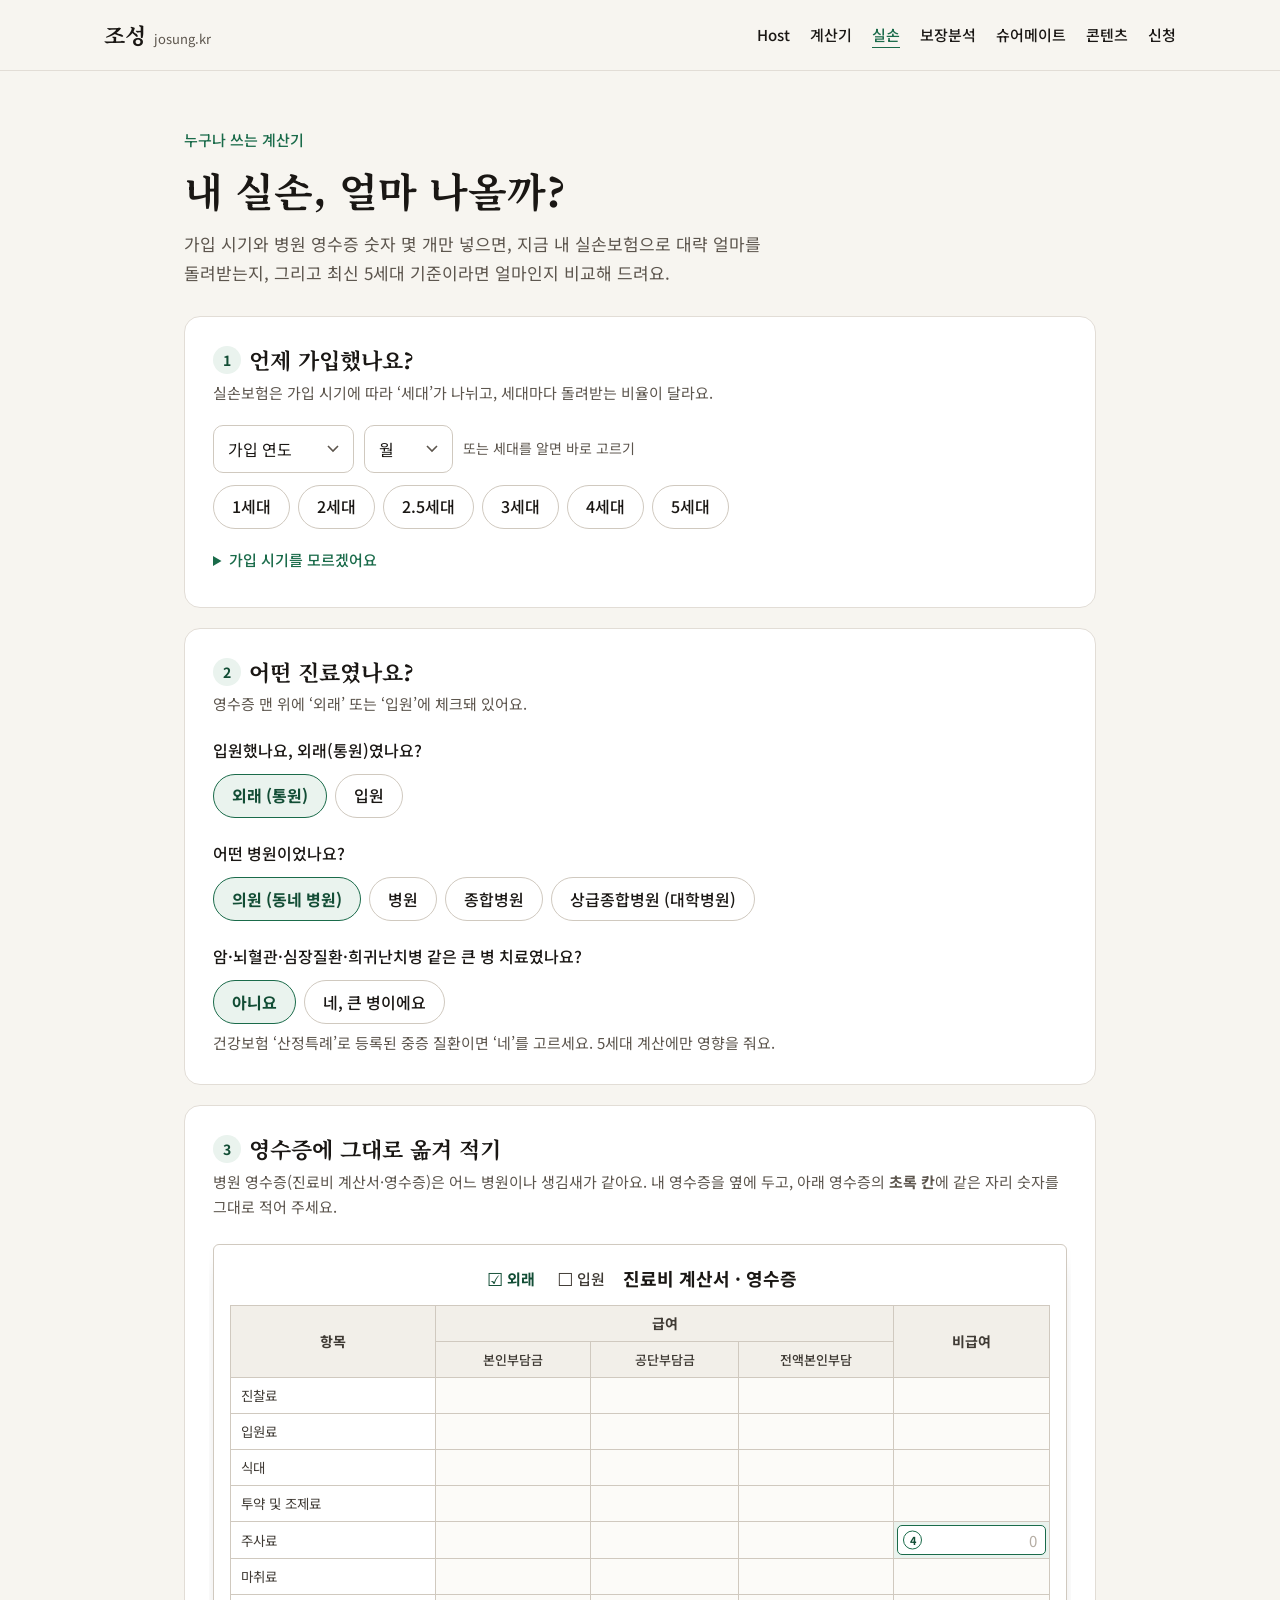
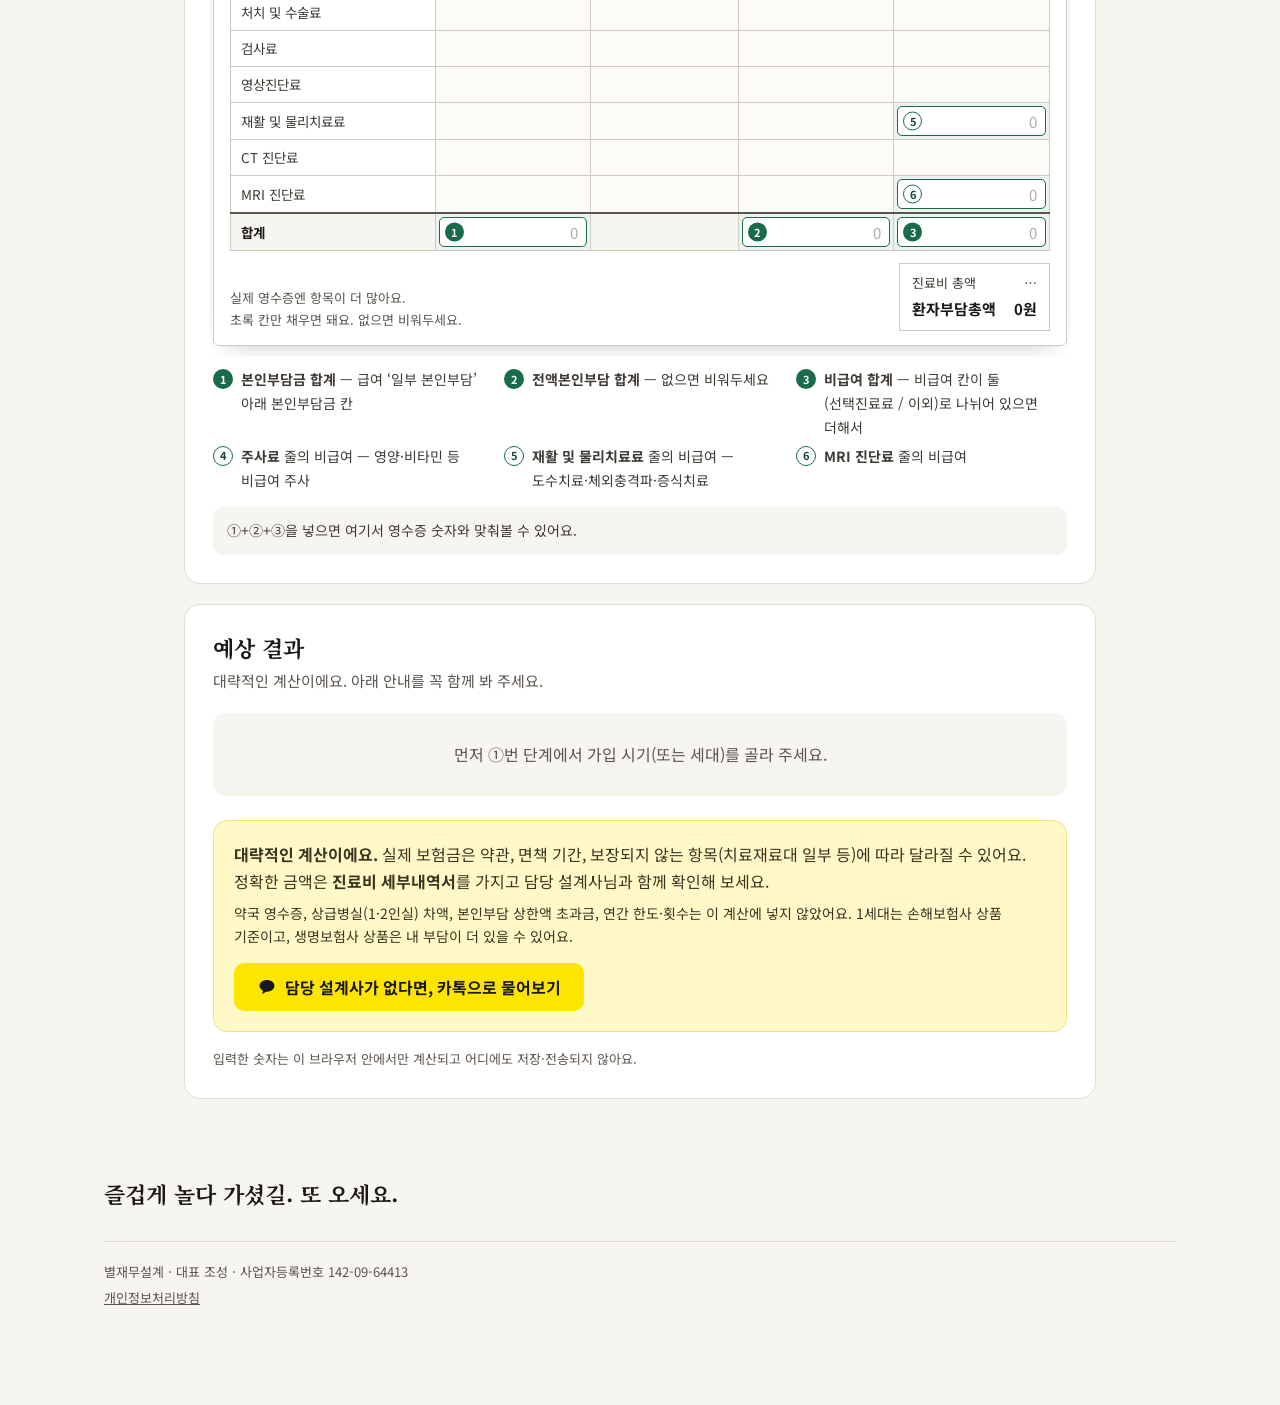
<file: silson/index.html>
<!doctype html>
<html lang="ko">
<head>
<meta charset="utf-8">
<meta name="viewport" content="width=device-width, initial-scale=1">
<title>내 실손, 얼마 나올까? · josung.kr</title>
<meta name="description" content="가입 시기와 병원 영수증 숫자 몇 개만 넣으면, 지금 내 실손보험으로 대략 얼마 받는지와 5세대 기준이면 얼마인지 비교해 드려요.">
<meta property="og:title" content="내 실손, 얼마 나올까? · josung.kr">
<meta property="og:description" content="영수증 따라 숫자 몇 개만. 지금 내 실손으로 얼마, 5세대라면 얼마.">
<meta property="og:url" content="https://josung.kr/silson/">
<meta property="og:type" content="website">
<meta property="og:image" content="https://josung.kr/assets/og.jpg">
<link rel="preconnect" href="https://fonts.googleapis.com">
<link rel="preconnect" href="https://fonts.gstatic.com" crossorigin>
<link href="https://fonts.googleapis.com/css2?family=Noto+Serif+KR:wght@600;700&family=Noto+Sans+KR:wght@400;500;700&display=swap" rel="stylesheet">
<link rel="stylesheet" href="/assets/site.css?v=20261119">
<style>
.sl-hero{padding:56px 0 28px}
.sl-hero h1{margin:12px 0 14px;font-family:var(--serif);font-size:40px;line-height:1.3}
.sl-hero .lead{margin:0;font-size:17px;color:var(--text2);max-width:36em}
.wrap.sl{max-width:960px}
.panel{background:var(--surface);border:1px solid var(--border);border-radius:16px;padding:28px;margin-bottom:20px}
.panel h2{margin:0 0 4px;font-family:var(--serif);font-size:22px;line-height:1.4}
.panel .sub{margin:0 0 20px;font-size:15px;color:var(--text2)}
.step{display:inline-flex;align-items:center;justify-content:center;width:28px;height:28px;margin-right:8px;border-radius:50%;background:var(--accent-light);color:var(--accent-dark);font:700 14px var(--sans);vertical-align:3px}
.q{margin:0 0 10px;font-weight:500;font-size:16px}
.q + .chips{margin-bottom:22px}
.row-sel{display:flex;flex-wrap:wrap;gap:10px;align-items:center;margin-bottom:12px}
select{min-height:48px;padding:0 40px 0 14px;border:1px solid var(--border2);border-radius:10px;background:#fff url("data:image/svg+xml,%3Csvg xmlns='http://www.w3.org/2000/svg' width='12' height='8'%3E%3Cpath d='M1 1l5 5 5-5' fill='none' stroke='%235C554D' stroke-width='1.6'/%3E%3C/svg%3E") no-repeat right 14px center;color:var(--text);font:16px var(--sans);appearance:none;-webkit-appearance:none;cursor:pointer}
select:focus{outline:2px solid var(--accent);outline-offset:1px;border-color:var(--accent)}
.or{font-size:14px;color:var(--text2)}
.gen-card{display:flex;gap:14px;align-items:flex-start;padding:16px 18px;border-radius:12px;background:var(--accent-light);border:1px solid #C9E0D3;margin-top:8px}
.gen-card b.g{flex:0 0 auto;font-family:var(--serif);font-size:22px;color:var(--accent-dark);line-height:1.3}
.gen-card p{margin:0;font-size:15px;color:var(--text-body)}
.gen-card p + p{margin-top:2px;color:var(--text2);font-size:14px}
details.help{margin-top:12px;font-size:15px}
details.help summary{cursor:pointer;color:var(--accent);font-weight:500;padding:6px 0}
details.help .box{margin-top:8px;padding:16px 18px;border-radius:12px;background:var(--bg);border:1px solid var(--border)}
.gen-tbl{width:100%;border-collapse:collapse;font-size:14px;margin-top:10px}
.gen-tbl th,.gen-tbl td{padding:7px 10px;border-bottom:1px solid var(--border);text-align:left}
.gen-tbl th{font-weight:500;color:var(--text2);background:var(--surface2)}

/* 영수증 */
.rc-wrap{overflow-x:auto;-webkit-overflow-scrolling:touch;padding:4px 4px 10px;margin:0 -4px}
.rc{min-width:540px;background:#fff;border:1px solid var(--border2);border-radius:6px;padding:18px 16px 14px;box-shadow:0 8px 22px -14px rgba(26,23,20,.4)}
.rc-title{display:flex;justify-content:center;align-items:center;gap:6px 14px;flex-wrap:wrap;margin-bottom:12px;font-weight:700;font-size:18px;color:var(--text)}
.rc-title button{display:inline-flex;align-items:center;gap:4px;padding:2px 4px;border:0;background:none;font:500 15px var(--sans);color:var(--text-body);cursor:pointer}
.rc-title button .bx{font-size:18px;line-height:1}
.rc-title button[aria-pressed="true"]{color:var(--accent-dark);font-weight:700}
.rct{width:100%;border-collapse:collapse;table-layout:fixed;font-size:13.5px}
.rct th,.rct td{border:1px solid var(--border2);height:36px;padding:0}
.rct thead th{background:var(--surface2);font-weight:500;color:var(--text-body);padding:5px 4px;font-size:13px}
.rct thead th.hd{font-weight:700;font-size:14px}
.rct td.lab{padding:0 10px;color:var(--text-body);white-space:nowrap}
.rct td.na{background:#FCFBF8}
@media (max-width:640px){
  .rct td.lab,.rct thead tr:first-child th:first-child{position:sticky;left:0;z-index:2;box-shadow:inset -1px 0 0 var(--border2)}
  .rct td.lab{background:#fff}
  .rct tr.sum td.lab{background:var(--bg)}
  .rct thead tr:first-child th:first-child{background:var(--surface2)}
  .rct td.lab{padding:0 8px;font-size:12.5px}
  .rc-wrap{padding:4px 0 10px;margin:0}
  .rc{border-radius:0;padding-left:0;border-left:0;box-shadow:none}
}
.rct td.in{background:var(--accent-light);position:relative;padding:3px}
.rct td.in input{width:100%;height:30px;border:1.5px solid var(--accent);border-radius:5px;background:#fff;color:var(--text);text-align:right;padding:0 8px 0 28px;font:15px var(--sans);font-variant-numeric:tabular-nums}
.rct td.in input:focus{outline:2px solid var(--accent);outline-offset:1px}
.rct td.in input::placeholder{color:#B5ADA3}
.rct .n{position:absolute;left:9px;top:50%;transform:translateY(-50%);width:19px;height:19px;border-radius:50%;background:var(--accent);color:#fff;font:700 11px/19px var(--sans);text-align:center;pointer-events:none}
.rct .n.sub{background:#fff;color:var(--accent-dark);border:1.5px solid var(--accent);line-height:16px}
.rct tr.sum td{background:var(--bg);border-top:2px solid var(--text2)}
.rct tr.sum td.lab{font-weight:700;color:var(--text)}
.rct tr.sum td.in{background:var(--accent-light)}
.rc-foot{display:flex;justify-content:space-between;align-items:flex-end;gap:16px;margin-top:12px;font-size:13px;color:var(--text2)}
.rc-foot p{margin:0}
.rc-total{flex:0 0 auto;border:1px solid var(--border2);padding:8px 12px;display:grid;grid-template-columns:auto auto;gap:2px 18px;color:var(--text-body);font-size:13px}
.rc-total b{font-size:15px;color:var(--text)}
.rc-total span:nth-child(even){text-align:right;font-variant-numeric:tabular-nums}
.rc-legend{margin:12px 0 0;padding:0;list-style:none;display:grid;grid-template-columns:repeat(auto-fit,minmax(260px,1fr));gap:6px 20px;font-size:14px;color:var(--text-body)}
.rc-legend li{display:flex;gap:8px;align-items:flex-start}
.rc-legend .n{flex:0 0 auto;width:20px;height:20px;margin-top:1px;border-radius:50%;background:var(--accent);color:#fff;font:700 11px/20px var(--sans);text-align:center}
.rc-legend .n.sub{background:#fff;color:var(--accent-dark);border:1.5px solid var(--accent);line-height:17px}
.mob-hint{display:none;margin:0 0 6px;font-size:13px;color:var(--text2)}
@media (max-width:640px){.mob-hint{display:block}}
.check-sum{padding:12px 14px;border-radius:10px;background:var(--bg);font-size:14px;color:var(--text-body)}
.check-sum b{font-variant-numeric:tabular-nums}
.warn{color:var(--danger)}

/* 결과 */
.res-empty{padding:28px;text-align:center;color:var(--text2);background:var(--bg);border-radius:12px}
.big{display:grid;grid-template-columns:repeat(auto-fit,minmax(240px,1fr));gap:14px}
.big .card2{padding:22px 24px;border-radius:14px;border:1px solid var(--border);background:var(--bg)}
.big .card2.me{background:var(--accent-light);border-color:#C9E0D3}
.big .lbl{display:block;font-size:15px;color:var(--text2)}
.big .val{display:block;font-size:34px;font-weight:700;line-height:1.35;font-variant-numeric:tabular-nums;letter-spacing:-.01em}
.big .val small{font-size:18px;font-weight:500}
.big .note{display:block;font-size:14px;color:var(--text2)}
.paid{margin:14px 0 0;font-size:15px;color:var(--text-body)}
.bars{margin-top:24px}
.bars h3{margin:0 0 10px;font-size:16px}
.bar{display:grid;grid-template-columns:118px 1fr 100px;gap:10px;align-items:center;padding:5px 0;font-size:14px}
.bar .t{color:var(--text2)}
.bar.cur .t{color:var(--text);font-weight:700}
.bar .track{height:14px;border-radius:0 4px 4px 0;background:var(--surface2);position:relative;overflow:hidden}
.bar .fill{position:absolute;left:0;top:0;bottom:0;border-radius:0 4px 4px 0;background:#86b6ef}
.bar.cur .fill{background:var(--accent)}
.bar .v{text-align:right;font-variant-numeric:tabular-nums;color:var(--text)}
.prem{margin-top:22px;padding:16px 18px;border-radius:12px;border:1px solid var(--border);background:#fff;font-size:15px;color:var(--text-body)}
.prem p{margin:0}
.prem p + p{margin-top:6px}
details.calc{margin-top:18px}
details.calc summary{cursor:pointer;color:var(--accent);font-weight:500;padding:6px 0}
.calc-tbl{width:100%;border-collapse:collapse;font-size:14px;margin-top:8px;font-variant-numeric:tabular-nums}
.calc-tbl th,.calc-tbl td{padding:8px 10px;border-bottom:1px solid var(--border);text-align:right;vertical-align:top}
.calc-tbl th:first-child,.calc-tbl td:first-child{text-align:left}
.calc-tbl thead th{font-weight:500;color:var(--text2);background:var(--surface2)}
.calc-tbl td small{display:block;color:var(--text2);font-size:12px}
.calc-tbl tfoot td{font-weight:700;border-top:2px solid var(--border2)}
.disc{margin-top:24px;padding:20px;border-radius:14px;background:#FFF9C7;border:1px solid #F2E27A}
.disc p{margin:0;color:#3A3420}
.disc p + p{margin-top:6px;font-size:14px}
.disc .btns{margin-top:14px}

@media (max-width:640px){
  .sl-hero{padding:40px 0 20px}
  .sl-hero h1{font-size:30px}
  .panel{padding:20px 16px}
  .wrap.sl{padding:0 16px}
  .big .val{font-size:28px}
  .bar{grid-template-columns:96px 1fr 88px}
}
</style>
</head>
<body>

<header class="site-header">
<div class="wrap">
<a class="brand" href="/"><b>조성</b><span>josung.kr</span></a>
<nav class="nav" aria-label="주 메뉴">
<a href="/host/">Host</a>
<a href="/#tools">계산기</a>
<a href="/silson/" aria-current="page">실손</a>
<a href="/coverage/">보장분석</a>
<a href="/#suremate">슈어메이트</a>
<a href="/#contents">콘텐츠</a>
<a href="/apply/">신청</a>
</nav>
</div>
</header>

<main>
<section class="sl-hero">
<div class="wrap sl">
<p class="eyebrow">누구나 쓰는 계산기</p>
<h1>내 실손, 얼마 나올까?</h1>
<p class="lead">가입 시기와 병원 영수증 숫자 몇 개만 넣으면, 지금 내 실손보험으로 대략 얼마를 돌려받는지, 그리고 최신 5세대 기준이라면 얼마인지 비교해 드려요.</p>
</div>
</section>

<div class="wrap sl">

<!-- 1. 세대 -->
<section class="panel" aria-labelledby="h1s">
<h2 id="h1s"><span class="step">1</span>언제 가입했나요?</h2>
<p class="sub">실손보험은 가입 시기에 따라 ‘세대’가 나뉘고, 세대마다 돌려받는 비율이 달라요.</p>
<div class="row-sel">
<select id="sel-y" aria-label="가입 연도"></select>
<select id="sel-m" aria-label="가입 월"></select>
<span class="or">또는 세대를 알면 바로 고르기</span>
</div>
<div class="chips" role="group" aria-label="세대 직접 고르기" id="gen-chips"></div>
<div id="gen-card"></div>
<details class="help">
<summary>가입 시기를 모르겠어요</summary>
<div class="box">
<p style="margin:0">보험증권의 <b>계약일(보험 시작일)</b>을 보면 돼요. 증권이 없다면 가입한 보험사 앱이나 고객센터, 또는 <a href="https://cont.insure.or.kr" target="_blank" rel="noopener">내보험찾아줌</a>에서 확인할 수 있어요.</p>
<table class="gen-tbl">
<thead><tr><th>세대</th><th>가입 시기</th></tr></thead>
<tbody>
<tr><td>1세대</td><td>2009년 9월 이전</td></tr>
<tr><td>2세대</td><td>2009년 10월 ~ 2013년 3월</td></tr>
<tr><td>2.5세대</td><td>2013년 4월 ~ 2017년 3월</td></tr>
<tr><td>3세대</td><td>2017년 4월 ~ 2021년 6월</td></tr>
<tr><td>4세대</td><td>2021년 7월 ~ 2026년 5월 5일</td></tr>
<tr><td>5세대</td><td>2026년 5월 6일부터</td></tr>
</tbody>
</table>
</div>
</details>
</section>

<!-- 2. 진료 -->
<section class="panel" aria-labelledby="h2s">
<h2 id="h2s"><span class="step">2</span>어떤 진료였나요?</h2>
<p class="sub">영수증 맨 위에 ‘외래’ 또는 ‘입원’에 체크돼 있어요.</p>
<p class="q" id="q-kind">입원했나요, 외래(통원)였나요?</p>
<div class="chips" role="radiogroup" aria-labelledby="q-kind">
<label><input type="radio" name="kind" value="out" checked><span>외래 (통원)</span></label>
<label><input type="radio" name="kind" value="in"><span>입원</span></label>
</div>
<p class="q" id="q-hosp">어떤 병원이었나요?</p>
<div class="chips" role="radiogroup" aria-labelledby="q-hosp">
<label><input type="radio" name="hosp" value="clinic" checked><span>의원 (동네 병원)</span></label>
<label><input type="radio" name="hosp" value="hosp"><span>병원</span></label>
<label><input type="radio" name="hosp" value="general"><span>종합병원</span></label>
<label><input type="radio" name="hosp" value="tertiary"><span>상급종합병원 (대학병원)</span></label>
</div>
<p class="q" id="q-sev">암·뇌혈관·심장질환·희귀난치병 같은 큰 병 치료였나요?</p>
<div class="chips" role="radiogroup" aria-labelledby="q-sev" style="margin-bottom:6px">
<label><input type="radio" name="sev" value="0" checked><span>아니요</span></label>
<label><input type="radio" name="sev" value="1"><span>네, 큰 병이에요</span></label>
</div>
<p class="sub" style="margin:0">건강보험 ‘산정특례’로 등록된 중증 질환이면 ‘네’를 고르세요. 5세대 계산에만 영향을 줘요.</p>
</section>

<!-- 3. 영수증 -->
<section class="panel" aria-labelledby="h3s">
<h2 id="h3s"><span class="step">3</span>영수증에 그대로 옮겨 적기</h2>
<p class="sub">병원 영수증(진료비 계산서·영수증)은 어느 병원이나 생김새가 같아요. 내 영수증을 옆에 두고, 아래 영수증의 <b>초록 칸</b>에 같은 자리 숫자를 그대로 적어 주세요.</p>
<p class="mob-hint">← 영수증을 옆으로 밀어서 비급여 칸까지 볼 수 있어요.</p>
<div class="rc-wrap">
<div class="rc">
<div class="rc-title">
<button type="button" data-kind="out" aria-pressed="true"><span class="bx" aria-hidden="true">☑</span>외래</button>
<button type="button" data-kind="in" aria-pressed="false"><span class="bx" aria-hidden="true">☐</span>입원</button>
<span>진료비 계산서 · 영수증</span>
</div>
<table class="rct">
<colgroup><col style="width:25%"><col style="width:19%"><col style="width:18%"><col style="width:19%"><col style="width:19%"></colgroup>
<thead>
<tr><th rowspan="2" class="hd">항목</th><th colspan="3" class="hd">급여</th><th rowspan="2" class="hd">비급여</th></tr>
<tr><th>본인부담금</th><th>공단부담금</th><th>전액본인부담</th></tr>
</thead>
<tbody>
<tr><td class="lab">진찰료</td><td class="na"></td><td class="na"></td><td class="na"></td><td class="na"></td></tr>
<tr><td class="lab">입원료</td><td class="na"></td><td class="na"></td><td class="na"></td><td class="na"></td></tr>
<tr><td class="lab">식대</td><td class="na"></td><td class="na"></td><td class="na"></td><td class="na"></td></tr>
<tr><td class="lab">투약 및 조제료</td><td class="na"></td><td class="na"></td><td class="na"></td><td class="na"></td></tr>
<tr><td class="lab">주사료</td><td class="na"></td><td class="na"></td><td class="na"></td><td class="in"><span class="n sub" aria-hidden="true">4</span><input id="f4" inputmode="numeric" autocomplete="off" placeholder="0" aria-label="④ 주사료 비급여"></td></tr>
<tr><td class="lab">마취료</td><td class="na"></td><td class="na"></td><td class="na"></td><td class="na"></td></tr>
<tr><td class="lab">처치 및 수술료</td><td class="na"></td><td class="na"></td><td class="na"></td><td class="na"></td></tr>
<tr><td class="lab">검사료</td><td class="na"></td><td class="na"></td><td class="na"></td><td class="na"></td></tr>
<tr><td class="lab">영상진단료</td><td class="na"></td><td class="na"></td><td class="na"></td><td class="na"></td></tr>
<tr><td class="lab">재활 및 물리치료료</td><td class="na"></td><td class="na"></td><td class="na"></td><td class="in"><span class="n sub" aria-hidden="true">5</span><input id="f5" inputmode="numeric" autocomplete="off" placeholder="0" aria-label="⑤ 재활 및 물리치료료 비급여 (도수치료·체외충격파 등)"></td></tr>
<tr><td class="lab">CT 진단료</td><td class="na"></td><td class="na"></td><td class="na"></td><td class="na"></td></tr>
<tr><td class="lab">MRI 진단료</td><td class="na"></td><td class="na"></td><td class="na"></td><td class="in"><span class="n sub" aria-hidden="true">6</span><input id="f6" inputmode="numeric" autocomplete="off" placeholder="0" aria-label="⑥ MRI 진단료 비급여"></td></tr>
<tr class="sum"><td class="lab">합계</td><td class="in"><span class="n" aria-hidden="true">1</span><input id="f1" inputmode="numeric" autocomplete="off" placeholder="0" aria-label="① 급여 본인부담금 합계"></td><td class="na"></td><td class="in"><span class="n" aria-hidden="true">2</span><input id="f2" inputmode="numeric" autocomplete="off" placeholder="0" aria-label="② 급여 전액본인부담 합계"></td><td class="in"><span class="n" aria-hidden="true">3</span><input id="f3" inputmode="numeric" autocomplete="off" placeholder="0" aria-label="③ 비급여 합계"></td></tr>
</tbody>
</table>
<div class="rc-foot">
<p>실제 영수증엔 항목이 더 많아요.<br>초록 칸만 채우면 돼요. 없으면 비워두세요.</p>
<div class="rc-total"><span>진료비 총액</span><span>…</span><b>환자부담총액</b><b id="rc-total">0원</b></div>
</div>
</div>
</div>
<ul class="rc-legend">
<li><span class="n">1</span><span><b>본인부담금 합계</b> — 급여 ‘일부 본인부담’ 아래 본인부담금 칸</span></li>
<li><span class="n">2</span><span><b>전액본인부담 합계</b> — 없으면 비워두세요</span></li>
<li><span class="n">3</span><span><b>비급여 합계</b> — 비급여 칸이 둘(선택진료료 / 이외)로 나뉘어 있으면 더해서</span></li>
<li><span class="n sub">4</span><span><b>주사료</b> 줄의 비급여 — 영양·비타민 등 비급여 주사</span></li>
<li><span class="n sub">5</span><span><b>재활 및 물리치료료</b> 줄의 비급여 — 도수치료·체외충격파·증식치료</span></li>
<li><span class="n sub">6</span><span><b>MRI 진단료</b> 줄의 비급여</span></li>
</ul>
<div class="check-sum" id="check-sum" style="margin-top:14px">①+②+③을 넣으면 여기서 영수증 숫자와 맞춰볼 수 있어요.</div>
</section>

<!-- 결과 -->
<section class="panel" aria-labelledby="hrs" aria-live="polite">
<h2 id="hrs">예상 결과</h2>
<p class="sub">대략적인 계산이에요. 아래 안내를 꼭 함께 봐 주세요.</p>
<div id="result"><div class="res-empty">가입 시기와 영수증 숫자(①~③)를 넣으면 결과가 나와요.</div></div>
<div class="disc">
<p><b>대략적인 계산이에요.</b> 실제 보험금은 약관, 면책 기간, 보장되지 않는 항목(치료재료대 일부 등)에 따라 달라질 수 있어요. 정확한 금액은 <b>진료비 세부내역서</b>를 가지고 담당 설계사님과 함께 확인해 보세요.</p>
<p>약국 영수증, 상급병실(1·2인실) 차액, 본인부담 상한액 초과금, 연간 한도·횟수는 이 계산에 넣지 않았어요. 1세대는 손해보험사 상품 기준이고, 생명보험사 상품은 내 부담이 더 있을 수 있어요.</p>
<div class="btns">
<a class="btn btn-kakao" href="https://pf.kakao.com/_ewmWX/chat" target="_blank" rel="noopener"><svg width="20" height="20" viewBox="0 0 24 24" aria-hidden="true"><path fill="currentColor" d="M12 3.5c-5 0-9 3.1-9 7 0 2.5 1.7 4.7 4.2 5.9l-.9 3.4c-.1.3.3.6.6.4l4-2.6h1.1c5 0 9-3.1 9-7s-4-7.1-9-7.1z"/></svg>담당 설계사가 없다면, 카톡으로 물어보기</a>
</div>
</div>
<p class="muted" style="margin:16px 0 0;font-size:13px">입력한 숫자는 이 브라우저 안에서만 계산되고 어디에도 저장·전송되지 않아요.</p>
</section>

</div>
</main>

<footer class="site-footer">
<div class="wrap">
<p class="bye">즐겁게 놀다 가셨길. 또 오세요.</p>
<div class="legal">
<span>별재무설계 · 대표 조성 · 사업자등록번호 142-09-64413</span>
<span><a href="/privacy/">개인정보처리방침</a></span>
</div>
</div>
</footer>

<script>
(function () {
  /* ================= 세대 정의 =================
     모든 수치는 '대략 계산'용 대표값입니다. 실제는 상품·약관마다 다릅니다.
     2a: 2세대(2009.10~2013.3), 2m: 2.5세대 앞부분(2013.4~2015.8, 계산은 2a와 같음), 2b: 2.5세대 뒷부분(2015.9~2017.3)                */
  var GENS = {
    '1':  { label: '1세대', range: '2009년 9월 이전', desc: '내 부담이 거의 없는 세대예요. 입원비는 대부분, 통원은 회당 5천 원 정도만 빼고 돌려받아요.', sub: '손해보험사 상품 기준. 상품마다 조건이 많이 달라요.' },
    '2a': { label: '2세대', range: '2009년 10월 ~ 2013년 3월', desc: '입원은 10%만 내가 부담해요. 통원은 병원 종류에 따라 1만~2만 원을 빼고 돌려받아요.', sub: '입원 시 내 부담은 1년에 200만 원까지만.' },
    '2m': { label: '2.5세대', range: '2013년 4월 ~ 2015년 8월', desc: '입원은 10%만 내가 부담해요. 통원은 병원 종류에 따라 1만~2만 원을 빼고 돌려받아요.', sub: '1년마다 갱신, 15년마다 재가입. 입원 시 내 부담은 1년에 200만 원까지만.' },
    '2b': { label: '2.5세대', range: '2015년 9월 ~ 2017년 3월', desc: '급여는 10%, 비급여는 20%를 내가 부담해요. 통원은 1만~2만 원과 비율 중 큰 금액을 빼요.', sub: '1년마다 갱신, 15년마다 재가입. 입원 시 내 부담은 1년에 200만 원까지만.' },
    '3':  { label: '3세대', range: '2017년 4월 ~ 2021년 6월', desc: '급여 10%, 비급여 20%를 내가 부담해요. 도수치료·주사·MRI는 특약으로 30%(최소 2만 원)를 부담해요.', sub: '‘착한 실손’이라 불리는 세대예요.' },
    '4':  { label: '4세대', range: '2021년 7월 ~ 2026년 5월 5일', desc: '급여 20%, 비급여 30%를 내가 부담해요. 통원은 급여 1만~2만 원, 비급여 3만 원 이상을 빼요.', sub: '비급여를 많이 받으면 다음 해 보험료가 오를 수 있어요.' },
    '5':  { label: '5세대', range: '2026년 5월 6일부터', desc: '급여 입원 20%. 비급여는 큰 병(중증)이면 30%, 그 외는 50%를 부담하고 도수치료·체외충격파·비급여 주사는 큰 병이 아니면 보장되지 않아요.', sub: '보험료는 4세대보다 약 30% 낮은 수준으로 알려져 있어요.' }
  };
  var ORDER = ['1', '2a', '2m', '2b', '3', '4', '5'];
  var FIX = { clinic: 10000, hosp: 15000, general: 20000, tertiary: 20000 };     // 2·3세대 통원 공제
  var FIX45 = { clinic: 10000, hosp: 10000, general: 20000, tertiary: 20000 };   // 4·5세대 급여 통원 최소공제
  var NHI = { clinic: 0.3, hosp: 0.4, general: 0.5, tertiary: 0.6 };             // 건강보험 외래 본인부담률(대표값)

  function genOf(y, m) {
    var v = y * 100 + m;
    if (v <= 200909) return '1';
    if (v <= 201303) return '2a';
    if (v <= 201508) return '2m';
    if (v <= 201703) return '2b';
    if (v <= 202106) return '3';
    if (v <= 202604) return '4';
    if (v === 202605) return '5';   // 5월 5일 이전 가입이면 4세대 — 카드에서 안내
    return '5';
  }

  /* ================= 계산 =================
     x: { kind:'in'|'out', hosp, sev(bool), G(급여 = ①+②), C(비급여 합계 ③), inj(④), rehab(⑤), mri(⑥) }
     반환: { pay, rows:[{name, base, ded, pay, how}] }                                          */
  function clamp(v, cap) { v = Math.max(0, v); return cap != null ? Math.min(v, cap) : v; }
  function row(name, base, ded, cap, how) {
    ded = Math.min(Math.max(0, ded), base);
    var pay = clamp(base - ded, cap);
    return { name: name, base: base, ded: base - pay, pay: pay, how: how + (cap != null && base - ded > cap ? ' · 1회 한도 ' + won(cap) : '') };
  }
  function calc(g, x) {
    var G = x.G, C = x.C, three = Math.min(C, x.inj + x.rehab + x.mri), Ng = Math.max(0, C - three);
    var R = [], IN = x.kind === 'in', h = x.hosp;
    if (g === '1') {
      if (IN) { R.push(row('급여 + 비급여', G + C, 0, null, '내 부담 없음')); }
      else { R.push(row('급여 + 비급여', G + C, 5000, null, '5천 원 공제')); }
    } else if (g === '2a' || g === '2m' || g === '2b') {
      var bRate = g !== '2b' ? 0.1 : 0.2;
      if (IN) {
        var d2 = Math.min(0.1 * G + bRate * C, 2000000);
        R.push(row('급여 + 비급여', G + C, d2, null, g !== '2b' ? '10% 부담' : '급여 10% · 비급여 20% 부담'));
      } else {
        var d2o = g !== '2b' ? FIX[h] : Math.max(FIX[h], 0.1 * G + 0.2 * C);
        R.push(row('급여 + 비급여', G + C, d2o, 250000, g !== '2b' ? won(FIX[h]) + ' 공제' : won(FIX[h]) + '과 급여 10%·비급여 20% 중 큰 금액 공제'));
      }
    } else if (g === '3') {
      if (IN) {
        R.push(row('급여 + 일반 비급여', G + Ng, Math.min(0.1 * G + 0.2 * Ng, 2000000), null, '급여 10% · 비급여 20% 부담'));
        sp3(R, x, 0, '30% 부담');
      } else {
        R.push(row('급여 + 일반 비급여', G + Ng, Math.max(FIX[h], 0.1 * G + 0.2 * Ng), 250000, won(FIX[h]) + '과 급여 10%·비급여 20% 중 큰 금액 공제'));
        sp3(R, x, 20000, '2만 원과 30% 중 큰 금액 공제');
      }
    } else if (g === '4') {
      if (IN) {
        R.push(row('급여', G, 0.2 * G, null, '20% 부담'));
        R.push(row('비급여', Ng, 0.3 * Ng, null, '30% 부담'));
        sp3(R, x, 0, '30% 부담');
      } else {
        R.push(row('급여', G, Math.max(FIX45[h], 0.2 * G), 200000, won(FIX45[h]) + '과 20% 중 큰 금액 공제'));
        R.push(row('비급여', Ng, Math.max(30000, 0.3 * Ng), 200000, '3만 원과 30% 중 큰 금액 공제'));
        sp3(R, x, 30000, '3만 원과 30% 중 큰 금액 공제');
      }
    } else if (g === '5') {
      if (IN) {
        R.push(row('급여', G, 0.2 * G, null, '20% 부담'));
        if (x.sev) {
          var d5 = 0.3 * C;
          if (h === 'general' || h === 'tertiary') d5 = Math.min(d5, 5000000);
          R.push(row('비급여 (중증)', C, d5, null, '30% 부담'));
        } else {
          R.push(row('비급여 (비중증)', Ng + x.mri, 0.5 * (Ng + x.mri), 10000000, '50% 부담'));
          if (x.inj + x.rehab > 0) R.push(row('도수·체외충격파·주사', Math.min(C, x.inj + x.rehab), Infinity, null, '5세대 비중증은 보장 안 함'));
        }
      } else {
        var dg = Math.max(G * NHI[h], 0.2 * G, FIX45[h]);
        R.push(row('급여', G, dg, 200000, '건강보험 본인부담률(' + Math.round(NHI[h] * 100) + '%)·20%·' + won(FIX45[h]) + ' 중 큰 금액 공제'));
        if (x.sev) R.push(row('비급여 (중증)', C, Math.max(30000, 0.3 * C), null, '3만 원과 30% 중 큰 금액 공제'));
        else {
          R.push(row('비급여 (비중증)', Ng + x.mri, Math.max(50000, 0.5 * (Ng + x.mri)), 200000, '5만 원과 50% 중 큰 금액 공제'));
          if (x.inj + x.rehab > 0) R.push(row('도수·체외충격파·주사', Math.min(C, x.inj + x.rehab), Infinity, null, '5세대 비중증은 보장 안 함'));
        }
      }
    }
    var pay = R.reduce(function (s, r) { return s + r.pay; }, 0);
    return { pay: Math.round(pay), rows: R.filter(function (r) { return r.base > 0; }) };
  }
  // 3·4세대 3대 비급여(특약): 항목별 따로 공제
  function sp3(R, x, minDed, how) {
    var left = x.C;
    [['비급여 주사', x.inj], ['도수·체외충격파·증식', x.rehab], ['MRI', x.mri]].forEach(function (a) {
      var v = Math.min(a[1], Math.max(0, left)); left -= v;
      if (v > 0) R.push(row(a[0] + ' (특약)', v, Math.max(minDed, 0.3 * v), null, how));
    });
  }

  /* ================= 화면 ================= */
  function won(n) { return Math.round(n).toLocaleString('ko-KR') + '원'; }
  function num(id) { var v = parseFloat(String(document.getElementById(id).value).replace(/[^0-9.]/g, '')); return isFinite(v) ? v : 0; }
  var state = { gen: null };

  // 연·월 선택
  var selY = document.getElementById('sel-y'), selM = document.getElementById('sel-m');
  var yh = '<option value="">가입 연도</option><option value="2008">2008년 이전</option>';
  for (var y = 2009; y <= 2026; y++) yh += '<option value="' + y + '">' + y + '년</option>';
  selY.innerHTML = yh;
  var mh = '<option value="">월</option>';
  for (var m = 1; m <= 12; m++) mh += '<option value="' + m + '">' + m + '월</option>';
  selM.innerHTML = mh;
  function fromDate() {
    var yv = +selY.value, mv = +selM.value;
    if (!yv) return;
    if (yv === 2008) { setGen('1', true); return; }
    if (!mv) { selM.focus(); return; }
    setGen(genOf(yv, mv), true, yv === 2026 && mv === 5);
  }
  selY.addEventListener('change', fromDate);
  selM.addEventListener('change', fromDate);

  // 세대 칩
  var chips = document.getElementById('gen-chips');
  chips.innerHTML = ['1', '2a', '2m', '3', '4', '5'].map(function (g) {
    return '<label><input type="radio" name="gen" value="' + g + '"><span>' + GENS[g].label + '</span></label>';
  }).join('');
  chips.addEventListener('change', function (e) { selY.value = ''; selM.value = ''; setGen(e.target.value, false); });

  function setGen(g, fromSel, may) {
    state.gen = g;
    chips.querySelectorAll('input').forEach(function (i) { i.checked = (i.value === g) || (g === '2b' && i.value === '2m'); });
    var G = GENS[g];
    document.getElementById('gen-card').innerHTML = '<div class="gen-card"><b class="g">' + G.label + '</b><div><p>' + G.desc + '</p><p>' +
      (g === '2m' && !fromSel ? '2.5세대는 2013년 4월~2017년 3월 가입. 2015년 9월 이후 가입이면 연·월로 고르면 더 정확해요.' : G.range + ' 가입 · ' + G.sub) +
      (may ? ' 2026년 5월 1~5일 가입이면 4세대예요.' : '') + '</p></div></div>';
    render();
  }

  // 금액 입력: 콤마 표시
  ['f1', 'f2', 'f3', 'f4', 'f5', 'f6'].forEach(function (id) {
    var el = document.getElementById(id);
    el.addEventListener('input', render);
    el.addEventListener('blur', function () { var v = num(id); el.value = v ? v.toLocaleString('ko-KR') : ''; });
    el.addEventListener('focus', function () { setTimeout(function () { try { el.select(); } catch (_) {} }, 0); });
  });
  document.querySelectorAll('input[name=kind],input[name=hosp],input[name=sev]').forEach(function (r) { r.addEventListener('change', render); });

  document.querySelectorAll('.rc-title [data-kind]').forEach(function (b) {
    b.addEventListener('click', function () {
      var r = document.querySelector('input[name=kind][value="' + b.dataset.kind + '"]');
      r.checked = true; r.dispatchEvent(new Event('change', { bubbles: true }));
    });
  });
  function val(name) { var c = document.querySelector('input[name=' + name + ']:checked'); return c ? c.value : null; }

  // 대체납입(갱신 보험료를 적립금에서) 통합보험 실손: 1세대 ~ 2013년 3월(15년 재가입형으로 바뀌기 전) 가입
  function altEra() {
    return state.gen === '1' || state.gen === '2a';
  }
  function render() {
    var x = { kind: val('kind'), hosp: val('hosp'), sev: val('sev') === '1',
      G: num('f1') + num('f2'), C: num('f3'), inj: num('f4'), rehab: num('f5'), mri: num('f6') };
    var paid = x.G + x.C;
    document.querySelectorAll('.rc-title [data-kind]').forEach(function (b) {
      var on = b.dataset.kind === x.kind; b.setAttribute('aria-pressed', String(on)); b.querySelector('.bx').textContent = on ? '☑' : '☐';
    });
    document.getElementById('rc-total').textContent = won(paid);
    // 합계 확인
    var cs = document.getElementById('check-sum');
    var sub = x.inj + x.rehab + x.mri;
    if (paid > 0) {
      cs.innerHTML = '①+②+③ = <b>' + won(paid) + '</b> · 내 영수증 오른쪽의 <b>‘환자부담총액’</b>과 비슷하면 잘 적은 거예요.' +
        (sub > x.C ? '<br><span class="warn">④~⑥의 합이 ③ 비급여 합계보다 커요. 다시 확인해 주세요.</span>' : '');
    } else cs.textContent = '①+②+③을 넣으면 여기서 영수증 숫자와 맞춰볼 수 있어요.';

    var box = document.getElementById('result');
    if (!state.gen || paid <= 0) {
      box.innerHTML = '<div class="res-empty">' + (!state.gen ? '먼저 ①번 단계에서 가입 시기(또는 세대)를 골라 주세요.' : '영수증 숫자(①~③)를 넣으면 결과가 나와요.') + '</div>';
      return;
    }
    var cur = calc(state.gen, x), five = calc('5', x);
    var isFive = state.gen === '5';
    var h = '<div class="big">';
    h += '<div class="card2 me"><span class="lbl">지금 내 실손(' + GENS[state.gen].label + ')으로</span><span class="val">약 ' + Math.round(cur.pay).toLocaleString('ko-KR') + '<small>원</small></span><span class="note">돌려받을 것으로 예상돼요</span></div>';
    if (!isFive) {
      var diff = five.pay - cur.pay;
      h += '<div class="card2"><span class="lbl">5세대(최신) 기준이라면</span><span class="val">약 ' + Math.round(five.pay).toLocaleString('ko-KR') + '<small>원</small></span><span class="note">' +
        (diff === 0 ? '지금과 같아요' : '지금보다 ' + won(Math.abs(diff)) + ' ' + (diff < 0 ? '적게' : '많이') + ' 받아요') + '</span></div>';
    }
    h += '</div>';
    h += '<p class="paid">병원에 낸 돈 <b>' + won(paid) + '</b> 중 내가 최종 부담하는 돈은 약 <b>' + won(Math.max(0, paid - cur.pay)) + '</b>이에요.</p>';

    // 세대별 막대
    var gs = ['1', '2a', state.gen === '2b' ? '2b' : '2m', '3', '4', '5'];
    var vals = gs.map(function (g) { return calc(g, x).pay; });
    var mx = Math.max(paid, 1);
    h += '<div class="bars"><h3>같은 영수증, 세대별로 보면</h3>';
    gs.forEach(function (g, i) {
      var curG = g === state.gen;
      h += '<div class="bar' + (curG ? ' cur' : '') + '"><span class="t">' + GENS[g].label + (curG ? ' (내 실손)' : '') + '</span><span class="track"><span class="fill" style="width:' + (vals[i] / mx * 100).toFixed(1) + '%"></span></span><span class="v">' + won(vals[i]) + '</span></div>';
    });
    h += '<p class="muted" style="margin:6px 0 0;font-size:13px">막대 전체 길이 = 병원에 낸 돈 ' + won(paid) + '</p></div>';

    // 보험료 안내 (중립)
    if (!isFive) {
      h += '<div class="prem"><p><b>보험료도 함께 봐야 해요.</b> 5세대는 비중증 비급여 보장이 줄어든 대신, 보험료가 4세대보다 약 30%, 1·2세대보다 50% 이상 낮은 수준으로 알려져 있어요(금융위원회 발표).</p>' +
        '<p>병원에 자주 가는지, 어떤 치료를 주로 받는지에 따라 유리한 쪽이 달라요. 갈아탈지는 서두르지 말고 지금 보험의 조건과 함께 따져 보세요.</p>' +
        (altEra() ? '<p>통합보험 안에 든 실손이라면 갱신 보험료가 적립금에서 빠지고 있을 수 있어요. <a href="/renewal/" style="font-weight:700;color:var(--accent-dark)">납입이 끝난 뒤 언제부터 보험료를 따로 내야 하는지 확인하기 →</a></p>' : '') + '</div>';
    }

    // 계산 과정
    h += '<details class="calc"><summary>계산 과정 자세히 보기</summary>';
    h += tbl(GENS[state.gen].label + ' (내 실손)', cur);
    if (!isFive) h += tbl('5세대', five);
    h += '</details>';
    box.innerHTML = h;
  }
  function tbl(title, r) {
    var h = '<table class="calc-tbl"><thead><tr><th>' + title + '</th><th>낸 돈</th><th>빠지는 돈</th><th>받는 돈</th></tr></thead><tbody>';
    r.rows.forEach(function (x) {
      h += '<tr><td>' + x.name + '<small>' + x.how + '</small></td><td>' + won(x.base) + '</td><td>−' + won(x.ded) + '</td><td>' + won(x.pay) + '</td></tr>';
    });
    return h + '</tbody><tfoot><tr><td>합계</td><td></td><td></td><td>' + won(r.pay) + '</td></tr></tfoot></table>';
  }

  render();
})();
</script>
<script data-goatcounter="https://josung.goatcounter.com/count" async src="https://gc.zgo.at/count.js"></script>
</body>
</html>
</file>
<file: assets/site.css>
:root{
  --bg:#F7F5F0; --surface:#FFFFFF; --surface2:#F2EFE9;
  --border:#E2DDD6; --border2:#D0C9BF;
  --text:#1A1714; --text2:#5C554D; --text-body:#3F3A34;
  --accent:#1A6B4A; --accent-dark:#124D35; --accent-light:#EAF3EE;
  --danger:#A33A2A;
  --serif:'Noto Serif KR', serif;
  --sans:'Noto Sans KR', system-ui, -apple-system, sans-serif;
}
*{box-sizing:border-box}
html{scroll-behavior:smooth}
body{margin:0;background:var(--bg);color:var(--text);font-family:var(--sans);font-size:16px;line-height:1.7;-webkit-font-smoothing:antialiased;word-break:keep-all;overflow-wrap:break-word}
a{color:var(--accent)}a:hover{color:var(--accent-dark)}
img{max-width:100%}
.wrap{max-width:1120px;margin:0 auto;padding:0 24px}
.serif{font-family:var(--serif);font-weight:700}
.eyebrow{margin:0;font-size:15px;font-weight:500;color:var(--accent)}
.muted{color:var(--text2)}
.band{background:var(--surface);border-top:1px solid var(--border);border-bottom:1px solid var(--border)}
.section{padding:72px 0}
.section h2{margin:0;font-family:var(--serif);font-size:28px;font-weight:700;line-height:1.4}
.section-head{display:flex;flex-wrap:wrap;align-items:flex-end;justify-content:space-between;gap:8px 24px;margin-bottom:28px}
.section-head p{margin:4px 0 0}

/* header */
.site-header{border-bottom:1px solid var(--border);background:var(--bg)}
.site-header .wrap{display:flex;flex-wrap:wrap;align-items:center;justify-content:space-between;gap:4px 32px;padding-top:12px;padding-bottom:12px}
.brand{display:flex;align-items:baseline;gap:8px;text-decoration:none;color:var(--text)}
.brand b{font-family:var(--serif);font-weight:700;font-size:22px}
.brand span{font-size:13px;color:var(--text2)}
.nav{display:flex;flex-wrap:wrap;gap:0 20px;font-size:15px;font-weight:500}
.nav a{color:var(--text);text-decoration:none;padding:10px 0}
.nav a:hover{color:var(--accent)}
.nav a[aria-current="page"]{color:var(--accent);text-decoration:underline;text-underline-offset:6px}

/* buttons */
.btn{display:inline-flex;align-items:center;justify-content:center;gap:8px;min-height:48px;padding:0 22px;border-radius:10px;font-weight:500;text-decoration:none;border:1px solid transparent;cursor:pointer;font-family:inherit;font-size:16px}
.btn-primary{background:var(--accent);color:#fff}
.btn-primary:hover{background:var(--accent-dark);color:#fff}
.btn-ghost{background:var(--surface);color:var(--text);border-color:var(--border2)}
.btn-ghost:hover{border-color:var(--text);color:var(--text)}
.btn-line{background:transparent;color:var(--text);border-color:var(--text)}
.btn-line:hover{background:var(--text);color:var(--bg)}
.btns{display:flex;flex-wrap:wrap;gap:12px}

.btn-kakao{background:#FEE500;color:#191919;font-weight:700}
.btn-kakao:hover{background:#F5DA00;color:#191919}
.kakao-note{align-self:center;font-size:15px;color:#D8D2C8}
.kakao-box{margin:28px 0 8px;padding:20px;border-radius:14px;background:#FFF9C7;border:1px solid #F2E27A;display:flex;flex-direction:column;gap:14px;align-items:flex-start}
.kakao-box p{margin:0;color:#3A3420}
.kakao-fab{position:fixed;right:20px;bottom:20px;z-index:50;display:inline-flex;align-items:center;gap:8px;min-height:52px;padding:0 20px 0 16px;border-radius:999px;background:#FEE500;color:#191919;font-weight:700;text-decoration:none;box-shadow:0 10px 24px -8px rgba(26,23,20,.45)}
.kakao-fab:hover{background:#F5DA00;color:#191919}
@media (max-width:640px){.kakao-fab{right:14px;bottom:14px;min-height:48px;padding:0 16px 0 14px;font-size:15px}}

/* hero */
.hero{padding:88px 0 80px}
.hero h1{margin:16px 0 20px;font-family:var(--serif);font-weight:700;font-size:48px;line-height:1.3;letter-spacing:-.01em}
.hero .lead{margin:0 0 28px;font-size:18px;color:var(--text2);max-width:34em}

.hero-grid{display:flex;flex-wrap:wrap;align-items:center;gap:40px 56px}
.hero-text{flex:999 1 420px;min-width:0}
.host-photo{flex:1 1 300px;max-width:420px;margin:0}
.host-photo img{display:block;width:100%;height:auto;aspect-ratio:1/1;object-fit:cover;border-radius:24px;box-shadow:0 18px 40px -18px rgba(26,23,20,.45)}

/* market strip */
.mkt{border-top:1px solid var(--border);background:var(--bg)}
.mkt-row{display:flex;align-items:center;justify-content:space-between;gap:8px 28px;padding-top:12px;padding-bottom:12px}
.mkt-list{display:flex;gap:6px 20px;margin:0;padding:0;list-style:none;flex-wrap:wrap}
.mkt-list li{display:flex;align-items:baseline;gap:5px;white-space:nowrap;font-size:14.5px}
.mk-n{color:var(--text2);font-size:13.5px}
.mk-v{font-weight:700;font-variant-numeric:tabular-nums}
.mk-c{font-size:13.5px;font-weight:500;font-variant-numeric:tabular-nums}
.mk-c.up{color:#C8322A}.mk-c.dn{color:#2160C4}.mk-c.eq{color:var(--text2)}
.mk-c span[aria-hidden]{font-size:11px;margin-right:2px}
.mkt .sr{position:absolute;width:1px;height:1px;overflow:hidden;clip:rect(0 0 0 0)}
.mkt-time{font-size:12px;color:var(--text2);white-space:nowrap}
.mk-t{font-size:11.5px;color:var(--text2);font-variant-numeric:tabular-nums}
a.mk-n{text-decoration:underline;text-decoration-color:var(--border2);text-underline-offset:3px}
a.mk-n:hover{color:var(--accent)}
.mk-fg{font-size:12px;font-weight:700;padding:1px 7px;border-radius:999px;white-space:nowrap}
.fg-ef{background:#DCE8FA;color:#1B4F9C}.fg-f{background:#EAF1FB;color:#2160C4}
.fg-n{background:var(--surface2);color:var(--text2)}
.fg-g{background:#FBEDEB;color:#B32B23}.fg-eg{background:#F7DAD6;color:#9A231C}
@media (max-width:640px){
  .mkt-row{flex-direction:column;align-items:stretch;gap:4px;padding-top:10px;padding-bottom:10px}
  .mkt-list{display:grid;grid-template-columns:1fr 1fr;gap:4px 12px}
  .mkt-list li{font-size:14px;gap:5px}
  .mk-n{font-size:13px}.mk-c{font-size:13px}
  .mkt-time{font-size:11px}
  .mk-t{font-size:11px}
  .mkt-list li{display:grid;grid-template-columns:auto auto;justify-content:start;align-items:baseline;gap:0 6px}
}

/* cards */
.grid{display:grid;grid-template-columns:repeat(auto-fit,minmax(240px,1fr));gap:16px}
.card{display:flex;flex-direction:column;gap:8px;padding:24px;border-radius:14px;background:var(--bg);border:1px solid var(--border);color:var(--text);text-decoration:none}
.card-feature{grid-column:1/-1;background:var(--accent-light);border-color:#C9E0D3;padding:28px}
a.card-feature:hover{border-color:var(--accent)}
.card-feature .title{font-family:var(--serif);font-size:24px;font-weight:700}
.card-feature .go{margin-top:auto;padding-top:8px;font-weight:500;color:var(--accent-dark)}
.card-soon{border-style:dashed;border-color:var(--border2)}
.card .title{font-size:18px;font-weight:700}
.card .desc{color:var(--text2);font-size:15px}
.badge{align-self:flex-start;font-size:13px;font-weight:500;border-radius:999px;padding:2px 10px;background:var(--surface2);color:var(--text2)}
.badge-live{background:#fff;color:var(--accent-dark)}

.split{display:flex;flex-wrap:wrap;gap:48px}
.split > *{flex:1 1 400px;min-width:0}
.stack{display:flex;flex-direction:column;gap:16px}
.stack p{margin:0}
.tags{display:flex;flex-wrap:wrap;gap:8px}
.tag{font-size:14px;padding:4px 12px;border-radius:999px;background:var(--surface);border:1px solid var(--border)}

.news{display:flex;flex-direction:column;gap:12px}
.news h3{margin:0;font-size:17px}
.news-item{display:flex;gap:16px;padding:16px 20px;background:var(--surface);border:1px solid var(--border);border-radius:12px}
.band .news-item{background:var(--bg)}
.news-item time{flex:0 0 auto;min-width:64px;font-size:14px;color:var(--text2)}

.channel{display:flex;flex-wrap:wrap;align-items:center;justify-content:space-between;gap:20px 32px;padding:32px;border-radius:16px;background:var(--bg);border:1px solid var(--border)}
.channel .title{font-family:var(--serif);font-size:22px;font-weight:700}

.video{position:relative;width:100%;max-width:880px;aspect-ratio:16/9;border-radius:16px;overflow:hidden;background:var(--surface2);border:1px solid var(--border)}
.video iframe{position:absolute;inset:0;width:100%;height:100%;border:0}

.video-grid{display:grid;grid-template-columns:repeat(auto-fit,minmax(240px,1fr));gap:20px 16px;min-height:120px}
.vitem{min-width:0}
.vthumb{position:relative;display:block;width:100%;aspect-ratio:16/9;padding:0;border:1px solid var(--border);border-radius:12px;overflow:hidden;background:var(--surface2);cursor:pointer}
.vthumb img{width:100%;height:100%;object-fit:cover;display:block}
.vthumb iframe{position:absolute;inset:0;width:100%;height:100%;border:0}
.vplay{position:absolute;left:50%;top:50%;width:52px;height:52px;margin:-26px 0 0 -26px;border-radius:50%;background:rgba(26,23,20,.72)}
.vplay::after{content:"";position:absolute;left:21px;top:16px;border-style:solid;border-width:10px 0 10px 16px;border-color:transparent transparent transparent #fff}
.vthumb:hover .vplay,.vthumb:focus-visible .vplay{background:var(--accent)}
.vthumb:focus-visible{outline:2px solid var(--accent);outline-offset:2px}
.vtitle{margin:10px 0 0;font-size:15px;font-weight:500;line-height:1.5;display:-webkit-box;-webkit-line-clamp:2;-webkit-box-orient:vertical;overflow:hidden}
.vdate{margin:2px 0 0;font-size:13px;color:var(--text2)}

/* shorts: 9:16 세로 카드, 옆으로 넘기기 */
.shorts-row{display:flex;gap:14px;overflow-x:auto;scroll-snap-type:x mandatory;scroll-padding:0 24px;margin:0 -24px;padding:0 24px 8px;-webkit-overflow-scrolling:touch;scrollbar-width:thin;min-height:120px}
.shorts-row .vitem{flex:0 0 200px;scroll-snap-align:start}
.shorts-row .vthumb{aspect-ratio:9/16;border-radius:14px}
.shorts-row .vtitle{font-size:14px}
.shorts-row:has(iframe){scroll-snap-type:none}
@media (max-width:640px){.shorts-row{gap:10px;margin:0 -16px;padding:0 16px 8px;scroll-padding:0 16px}.shorts-row .vitem{flex-basis:42vw}}

/* dark apply band */
.dark{background:var(--text);color:var(--bg)}
.dark h2{font-size:32px}
.dark .sub{margin:10px 0 32px;font-size:18px;color:#D8D2C8}
.dark-card{display:flex;flex-direction:column;gap:8px;padding:28px;border-radius:14px;background:#2A2520;border:1px solid #4A433B;color:var(--bg);text-decoration:none}
.dark-card:hover{border-color:#9FD8BB;color:var(--bg)}
.dark-card .title{font-size:20px;font-weight:700}
.dark-card .desc{color:#D8D2C8}
.dark-card .go{margin-top:8px;font-weight:500;color:#9FD8BB}
.dark .grid{grid-template-columns:repeat(auto-fit,minmax(280px,1fr))}

/* footer */
.site-footer{padding:56px 0 96px}
.site-footer .bye{margin:0 0 28px;font-family:var(--serif);font-size:22px;font-weight:700}
.legal{border-top:1px solid var(--border);padding-top:20px;display:flex;flex-direction:column;gap:6px;font-size:13px;color:var(--text2);line-height:1.6}
.legal a{color:var(--text2)}

/* host page */
.profile-hero{padding:80px 0 56px}
.profile-hero h1{margin:12px 0 8px;font-family:var(--serif);font-size:48px;line-height:1.3}
.profile-hero .role{margin:0 0 24px;font-size:18px;color:var(--text2)}
.profile-hero p.body{margin:0 0 12px;color:var(--text-body);max-width:36em}
.cred{padding:20px;border-radius:12px;background:var(--bg);border:1px solid var(--border);display:flex;flex-direction:column;gap:2px}
.cred b{font-size:17px}
.cred span{font-size:14px;color:var(--text2)}
.timeline{display:flex;flex-direction:column}
.timeline div{display:flex;gap:20px;padding:16px 0;border-bottom:1px solid var(--border)}
.timeline span:first-child{flex:0 0 80px;font-size:14px;font-weight:500;color:var(--accent)}
.principle{padding:20px 24px;border-radius:12px;background:var(--surface);border:1px solid var(--border)}
.principle p{margin:0}
.principle p + p{margin-top:4px;font-size:15px;color:var(--text2)}
.likes{display:grid;grid-template-columns:repeat(2,minmax(0,1fr));gap:12px}
.likes div{padding:20px;border-radius:12px;background:var(--bg);border:1px solid var(--border)}
.likes p{margin:0}
.likes p + p{margin-top:4px;font-size:14px;color:var(--text2)}
.cta-row{display:flex;flex-wrap:wrap;align-items:center;justify-content:space-between;gap:20px 32px}
.cta-row h2{margin:0}

.lectures{display:grid;grid-template-columns:repeat(auto-fit,minmax(260px,1fr));gap:12px}
.lecture{display:flex;gap:16px;align-items:flex-start;padding:20px 24px;border-radius:12px;background:var(--surface);border:1px solid var(--border)}
.lecture .year{flex:0 0 auto;font-size:14px;font-weight:700;color:var(--accent);padding-top:2px}
.lecture div{display:flex;flex-direction:column;gap:2px;min-width:0}
.lecture b{font-size:17px}
.lecture div span{font-size:14px;color:var(--text2)}

/* apply page */
.apply{display:flex;flex-wrap:wrap;gap:48px;align-items:flex-start;padding-top:64px;padding-bottom:80px}
.apply-intro{flex:1 1 320px;min-width:0}
.apply-intro h1{margin:12px 0 16px;font-family:var(--serif);font-size:38px;line-height:1.35}
.steps{display:flex;flex-direction:column;gap:12px;margin-top:24px}
.steps div{display:flex;gap:12px}
.steps b{flex:0 0 28px;height:28px;border-radius:50%;background:var(--accent-light);color:var(--accent-dark);font-size:14px;display:flex;align-items:center;justify-content:center}
.form-card{flex:999 1 520px;min-width:0;background:var(--surface);border:1px solid var(--border);border-radius:16px;padding:32px}
.tabs{display:grid;grid-template-columns:1fr 1fr;gap:4px;padding:4px;background:var(--surface2);border-radius:12px;margin-bottom:24px}
.tabs button{min-height:44px;border:0;border-radius:9px;background:transparent;color:var(--text2);font:500 16px var(--sans);cursor:pointer}
.tabs button[aria-selected="true"]{background:var(--surface);color:var(--text);font-weight:700}
form{display:flex;flex-direction:column;gap:20px}
.row{display:grid;grid-template-columns:repeat(auto-fit,minmax(200px,1fr));gap:16px}
.field{display:flex;flex-direction:column;gap:6px}
.field label,.field legend{font-weight:500;font-size:15px}
.req{color:var(--danger)}
input[type=text],input[type=tel],input[type=email],textarea{width:100%;min-height:48px;padding:0 14px;border:1px solid var(--border2);border-radius:10px;background:#fff;color:var(--text);font:16px var(--sans)}
textarea{padding:12px 14px;line-height:1.6;resize:vertical;min-height:132px}
input:focus,textarea:focus{outline:2px solid var(--accent);outline-offset:1px;border-color:var(--accent)}
fieldset{border:0;margin:0;padding:0}
.chips{display:flex;flex-wrap:wrap;gap:8px;margin-top:4px}
.chips label{position:relative}
.chips input{position:absolute;opacity:0;width:1px;height:1px}
.chips span{display:inline-flex;align-items:center;min-height:44px;padding:0 18px;border-radius:999px;border:1px solid var(--border2);background:#fff;font-weight:500;cursor:pointer}
.chips input:checked + span{border-color:var(--accent);background:var(--accent-light);color:var(--accent-dark);font-weight:700}
.chips input:focus-visible + span{outline:2px solid var(--accent);outline-offset:2px}
.consent{padding:16px;background:var(--bg);border-radius:10px}
.consent label{display:flex;gap:10px;align-items:flex-start;font-size:14px;color:var(--text-body);cursor:pointer}
.consent input{width:20px;height:20px;margin:2px 0 0;flex:0 0 auto;accent-color:var(--accent)}
.err{font-size:13px;color:var(--danger)}
.err:empty{display:none}
.submit{min-height:52px;font-size:17px;font-weight:700}
.done{display:flex;flex-direction:column;align-items:flex-start;gap:16px;padding:24px 0}
.done .check{width:56px;height:56px;border-radius:50%;background:var(--accent-light);display:flex;align-items:center;justify-content:center}
.done h2{margin:0;font-family:var(--serif);font-size:28px}
.done p{margin:0;color:var(--text2)}
[hidden]{display:none !important}

/* privacy */
.doc{max-width:760px;padding-top:64px;padding-bottom:80px}
.doc h1{font-family:var(--serif);font-size:34px;margin:0 0 8px}
.doc h2{font-size:19px;margin:36px 0 8px}
.doc p,.doc li{color:var(--text-body)}
.doc table{width:100%;border-collapse:collapse;font-size:15px;margin:8px 0}
.doc th,.doc td{border:1px solid var(--border);padding:10px 12px;text-align:left;vertical-align:top}
.doc th{background:var(--surface2);font-weight:500}
.table-scroll{overflow-x:auto}

@media (max-width:640px){
  .hero{padding:56px 0 56px}
  .hero h1,.profile-hero h1{font-size:34px}
  .section{padding:56px 0}
  .section h2{font-size:24px}
  .dark h2{font-size:26px}
  .apply-intro h1{font-size:30px}
  .form-card{padding:20px}
  .channel{padding:24px}
  .likes{grid-template-columns:1fr}
  .host-photo{order:-1;max-width:260px}
  .hero-grid{gap:28px}
}
</file>
